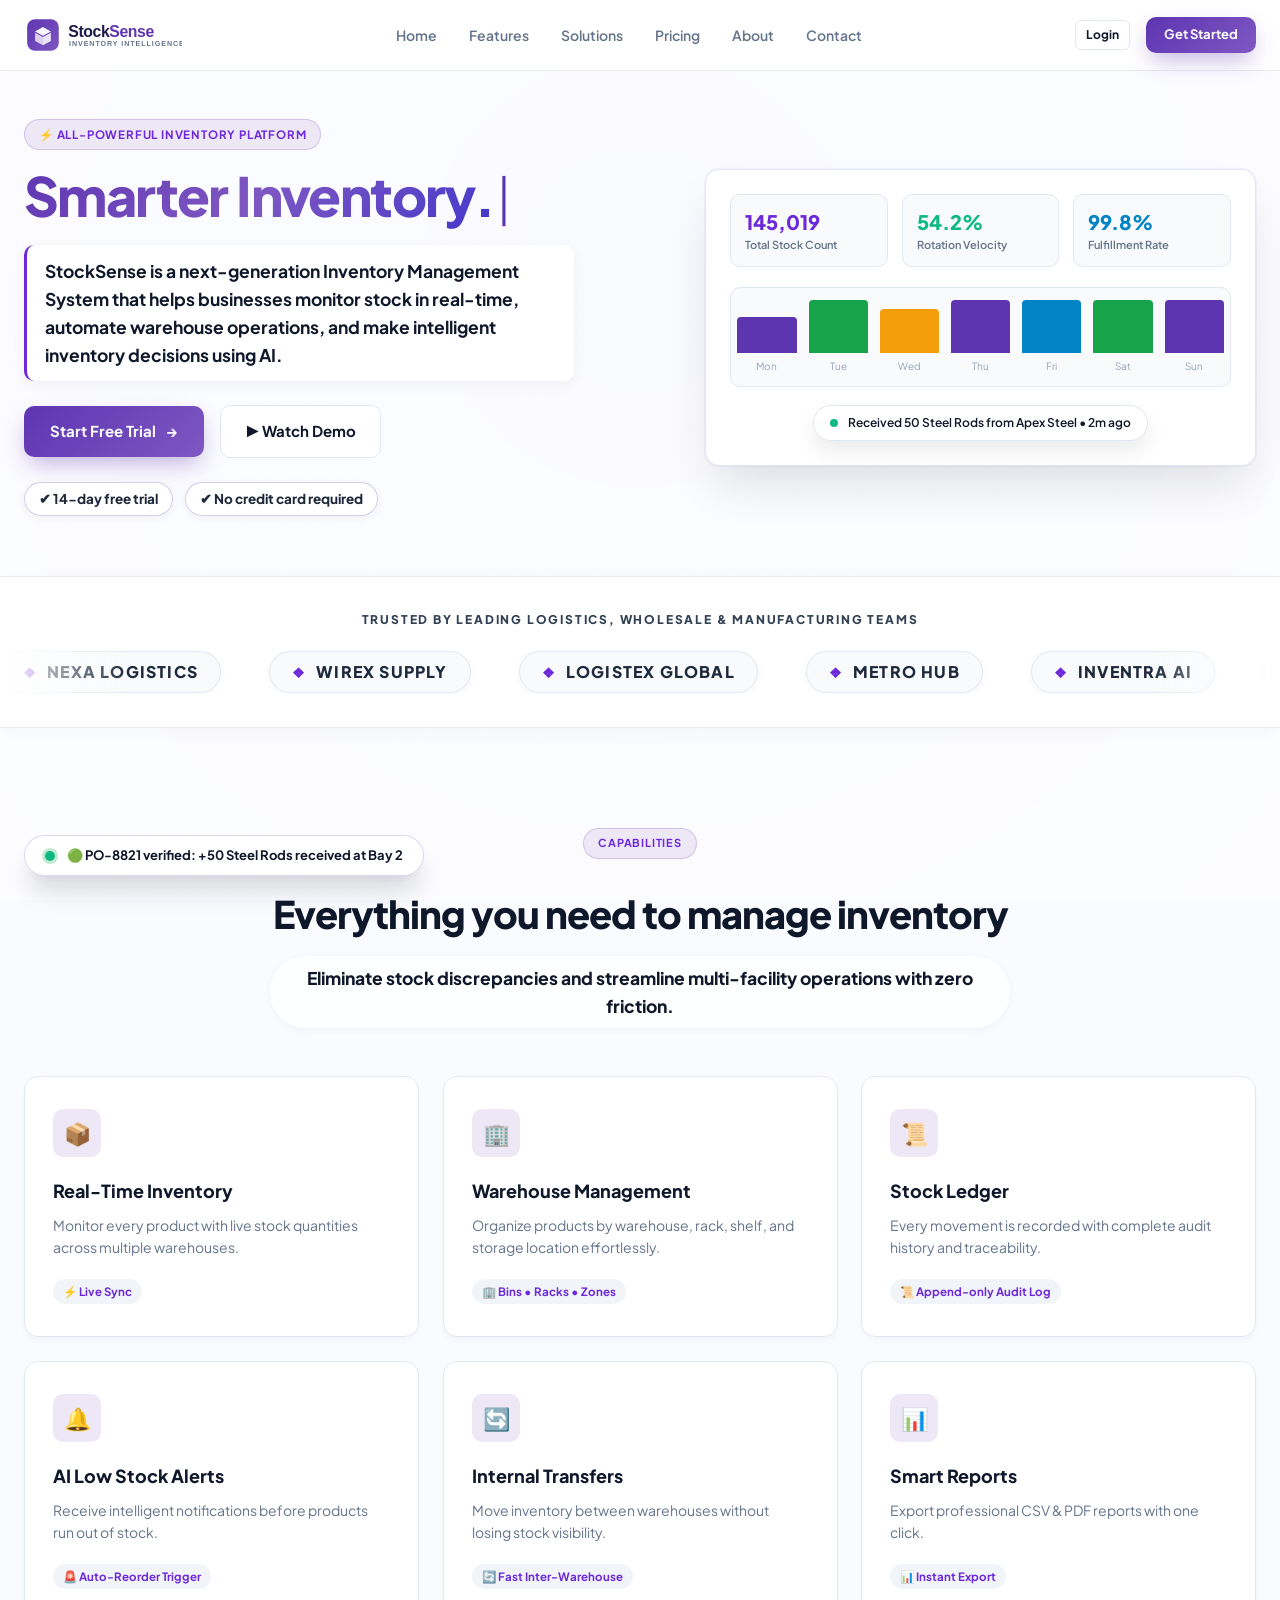
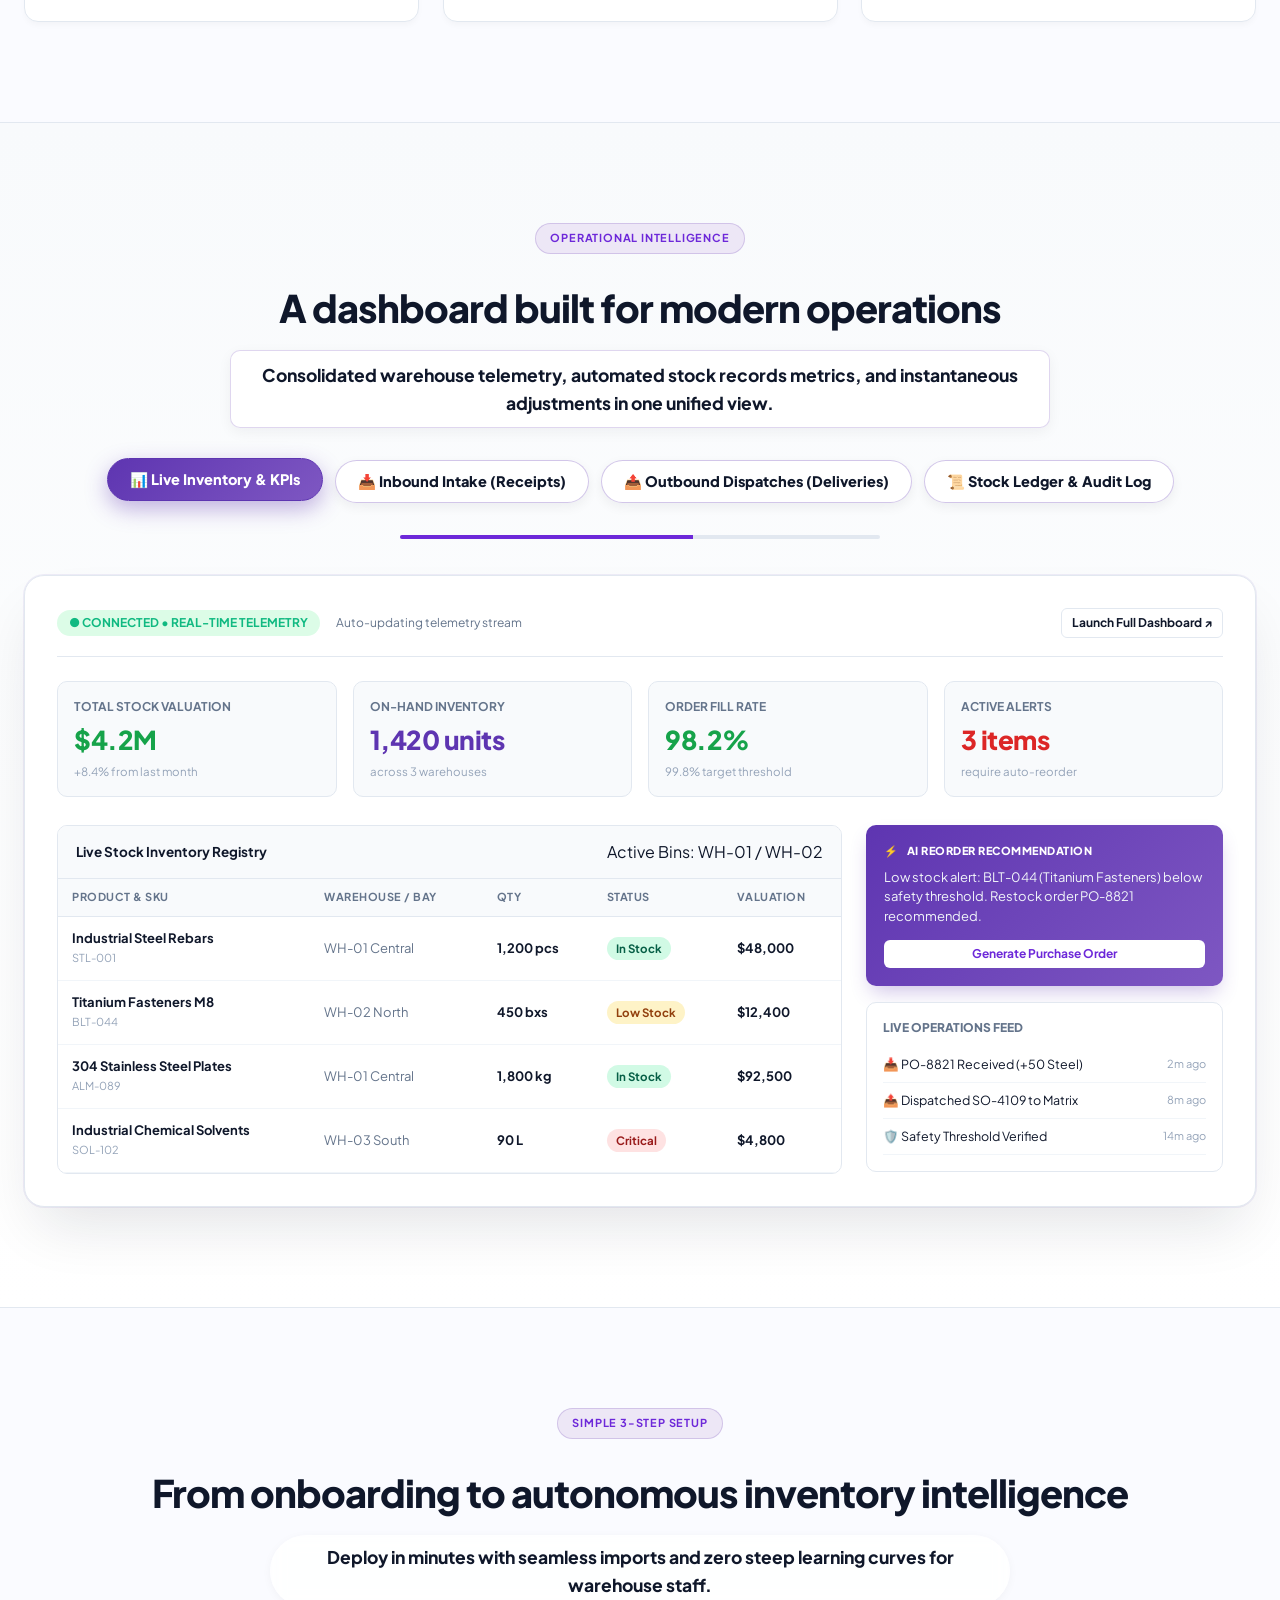
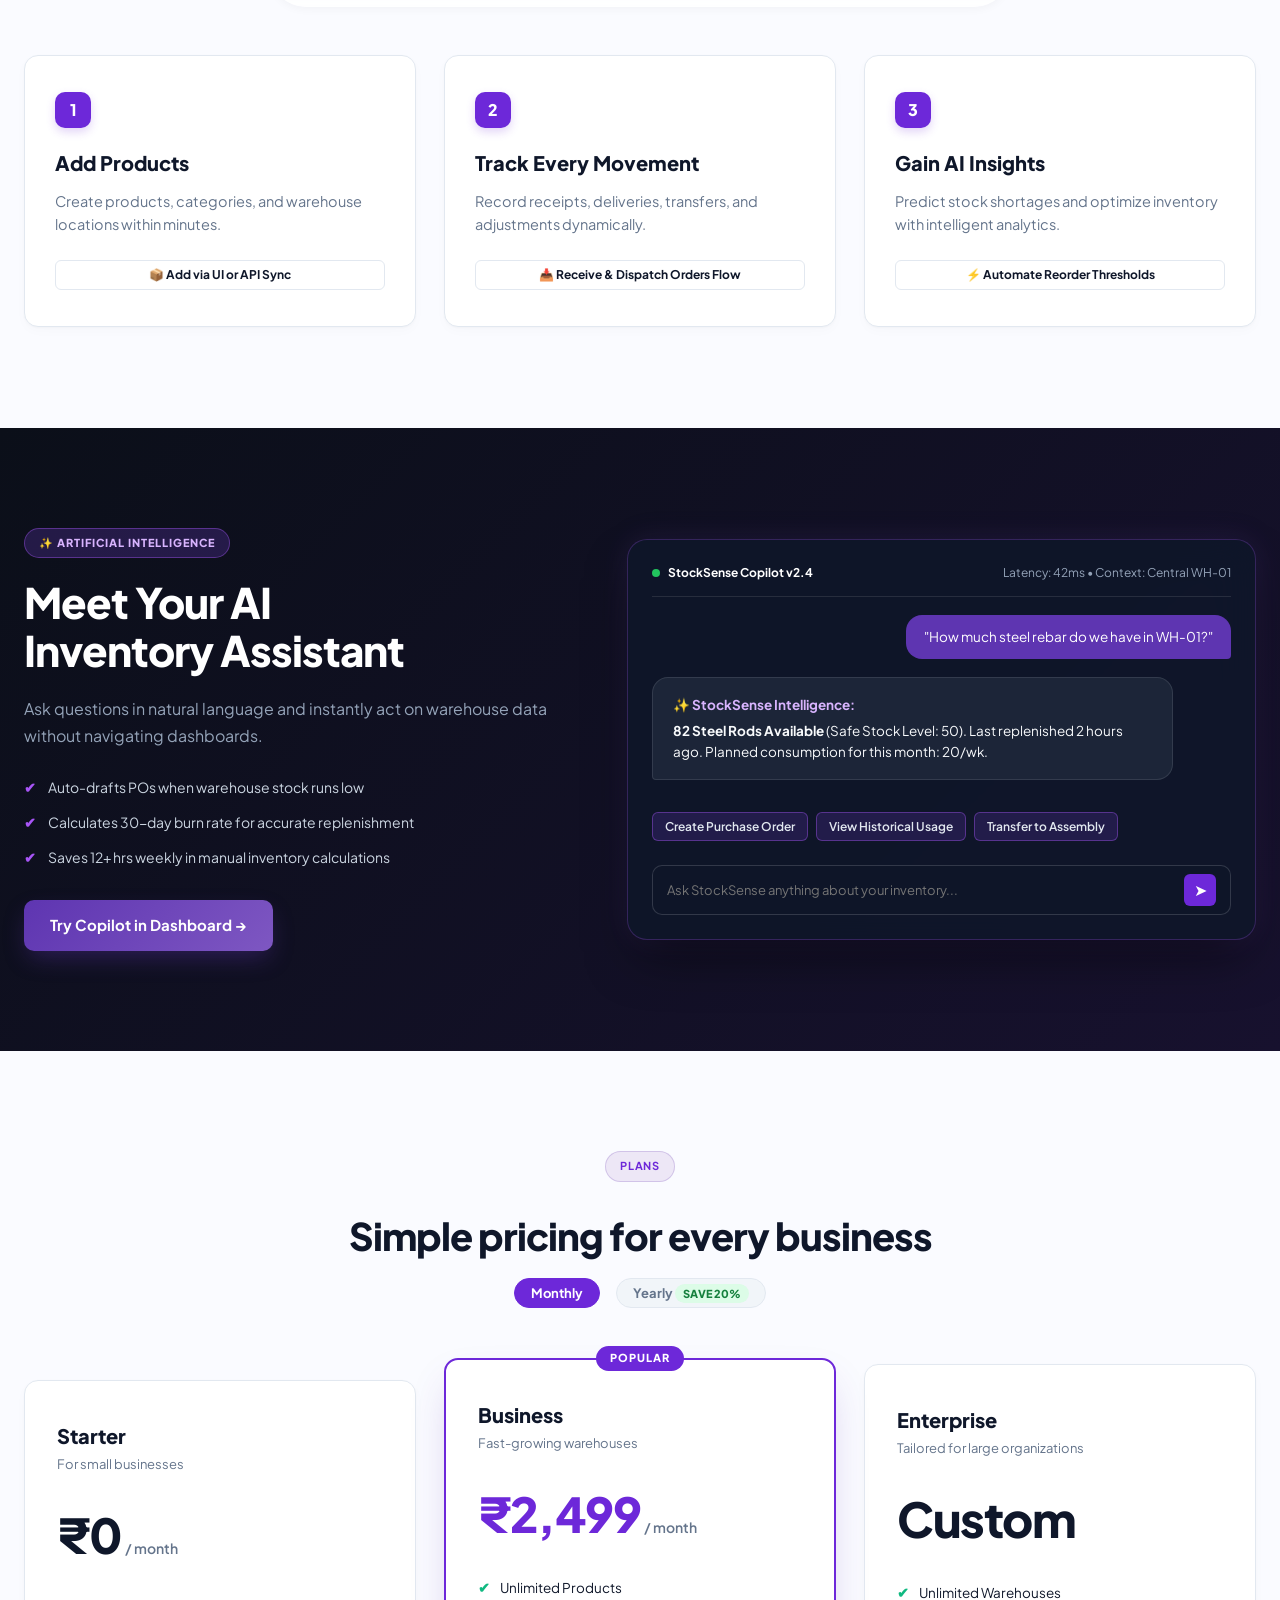
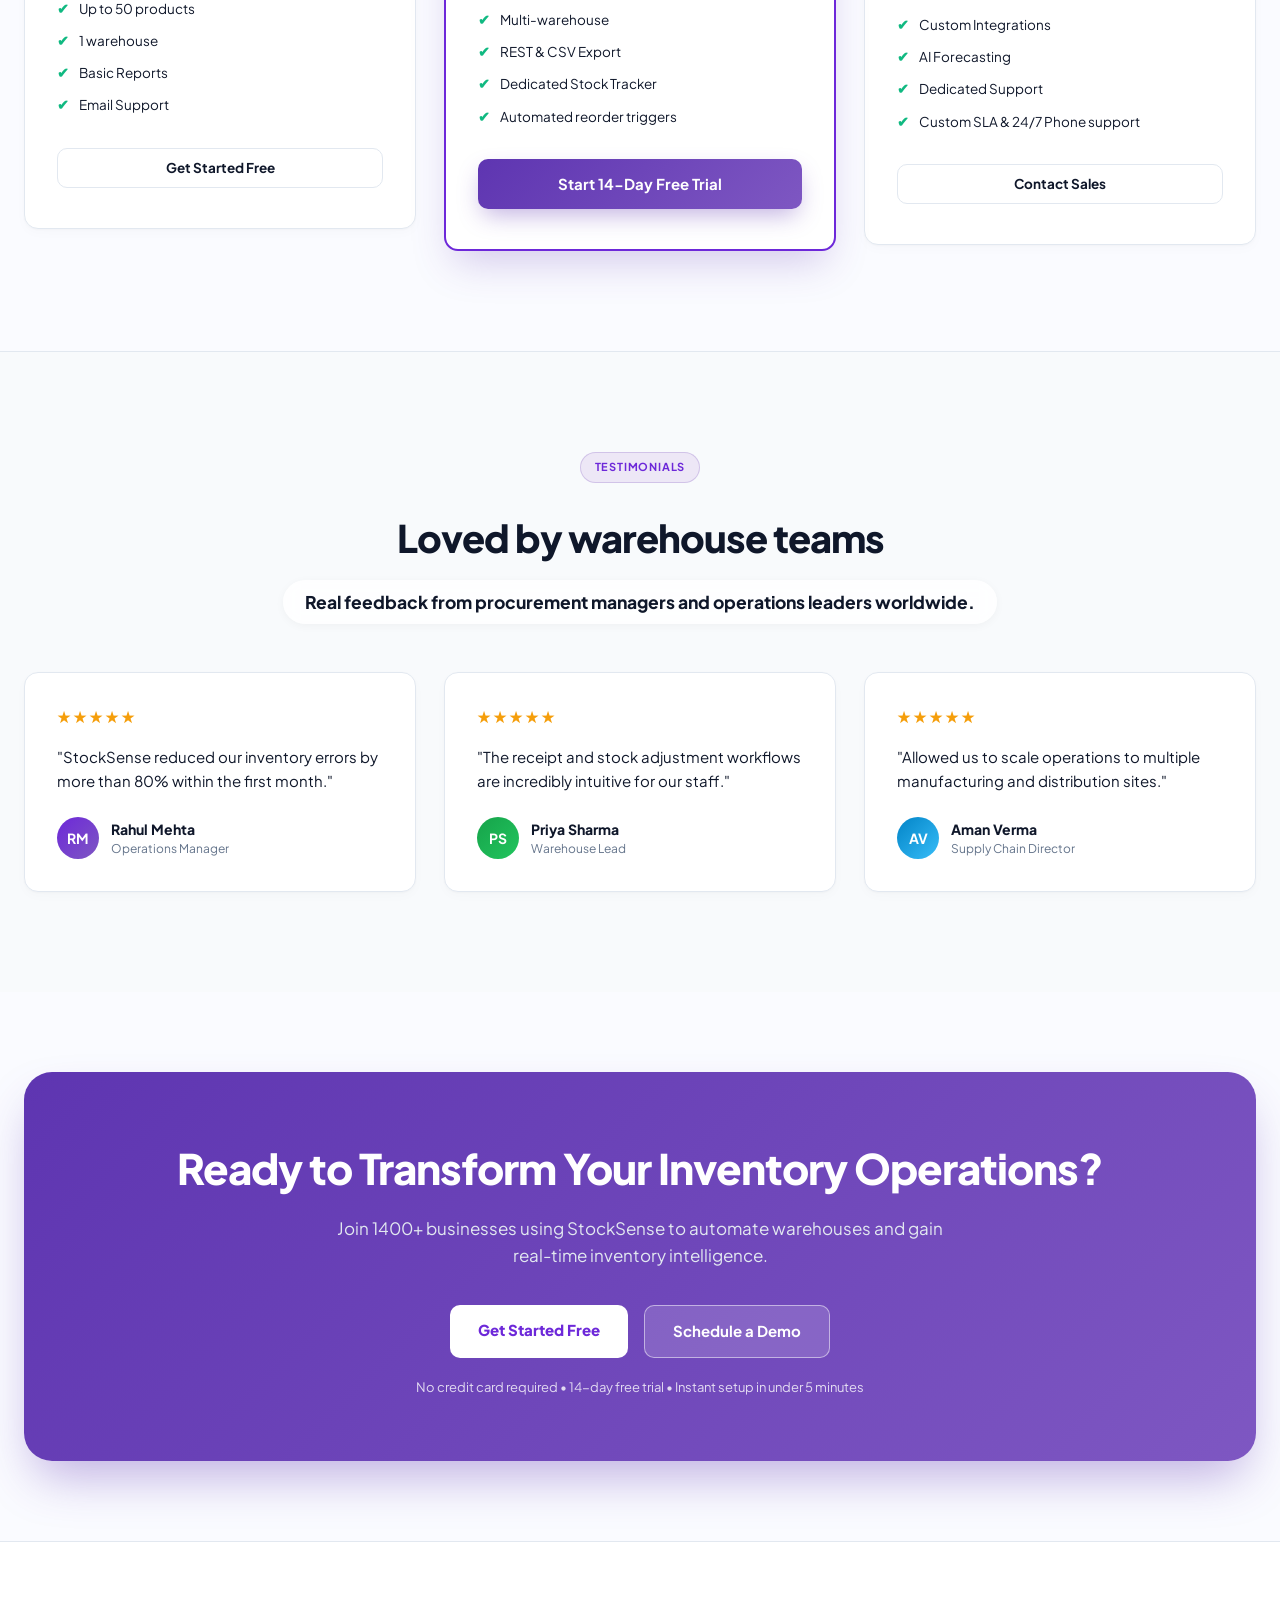
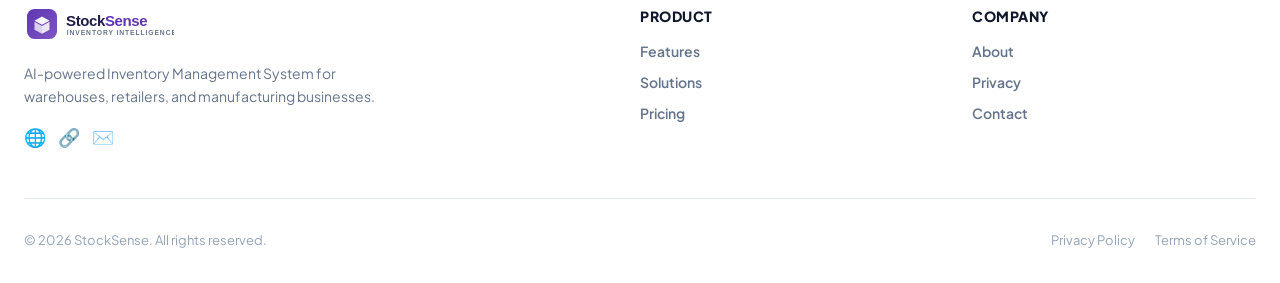
<file: frontend/index.html>
<!DOCTYPE html>
<html lang="en">
<head>
    <meta charset="UTF-8">
    <meta name="viewport" content="width=device-width, initial-scale=1.0">
    <title>StockSense IMS — Smarter Inventory. Faster Decisions. Zero Stock Chaos.</title>
    <link rel="icon" type="image/svg+xml" href="assets/icons/favicon.svg">
    <!-- Google Fonts -->
    <link rel="preconnect" href="https://fonts.googleapis.com">
    <link rel="preconnect" href="https://fonts.gstatic.com" crossorigin>
    <link href="https://fonts.googleapis.com/css2?family=Plus+Jakarta+Sans:wght@400;500;600;700;800;850&family=JetBrains+Mono:wght@400;500;700&display=swap" rel="stylesheet">
    <!-- Design & Stylesheets -->
    <link rel="stylesheet" href="css/global.css">
    <link rel="stylesheet" href="css/landing.css">
</head>
<body class="landing-body">

    <!-- ── Ambient Background Video Loop (Vibrant Colors & High Visibility) ── -->
    <div class="landing-video-bg-wrap" aria-hidden="true">
        <video class="landing-video-bg" src="assets/WhatsApp%20Video%202026-09-26%20at%204.56.39%20PM.mp4" autoplay loop muted playsinline preload="auto">
            <source src="assets/WhatsApp%20Video%202026-09-26%20at%204.56.39%20PM.mp4" type="video/mp4">
            <source src="assets/WhatsApp Video 2026-09-26 at 4.56.39 PM.mp4" type="video/mp4">
        </video>
        <div class="landing-video-overlay"></div>
    </div>

    <!-- ── 1. Top Navbar ──────────────────────────────────────── -->
    <header class="landing-nav">
        <div class="landing-nav-container">
            <a href="index.html" class="brand-link">
                <img src="assets/logo/logo.svg" alt="StockSense IMS Logo" style="height: 38px;" onerror="this.src='assets/icons/favicon.svg'">
            </a>

            <nav>
                <ul class="landing-nav-links">
                    <li><a href="#hero" class="landing-nav-link">Home</a></li>
                    <li><a href="#features" class="landing-nav-link">Features</a></li>
                    <li><a href="#dashboard-showcase" class="landing-nav-link">Solutions</a></li>
                    <li><a href="#pricing" class="landing-nav-link">Pricing</a></li>
                    <li><a href="#ai-assistant" class="landing-nav-link">About</a></li>
                    <li><a href="#contact" class="landing-nav-link">Contact</a></li>
                </ul>
            </nav>

            <div class="landing-nav-actions">
                <a href="login.html" class="btn btn-outline btn-sm">Login</a>
                <a href="dashboard.html" class="btn btn-primary btn-sm btn-moving-primary" style="padding: 8px 18px; font-size: 13px;">Get Started</a>
            </div>
        </div>
    </header>

    <!-- ── 2. Hero Section ────────────────────────────────────── -->
    <section class="hero-section" id="hero">
        <div class="hero-content reveal-left">
            <div class="hero-pill">
                <span>⚡ ALL-POWERFUL INVENTORY PLATFORM</span>
            </div>

            <!-- Typewriter Headline (Smarter Inventory -> Faster Decisions -> Zero Stock Chaos) -->
            <h1 class="hero-headline">
                <span class="typewriter-box">
                    <span id="typewriter-output" class="typewriter-text">Smarter Inventory.</span><span class="typewriter-cursor">|</span>
                </span>
            </h1>

            <p class="hero-description">
                StockSense is a next-generation Inventory Management System that helps businesses monitor stock in real-time, automate warehouse operations, and make intelligent inventory decisions using AI.
            </p>

            <div class="hero-cta-group">
                <a href="dashboard.html" class="btn btn-moving-primary">
                    <span>Start Free Trial</span>
                    <span>→</span>
                </a>
                <a href="#dashboard-showcase" class="btn btn-moving-ghost">
                    <span>▶ Watch Demo</span>
                </a>
            </div>

            <div class="hero-trust-bullets">
                <span>✔ 14-day free trial</span>
                <span>✔ No credit card required</span>
            </div>
        </div>

        <!-- Hero Right Preview Window ("Occurring" with 3D Float) -->
        <div class="hero-visual-wrap reveal-right delay-1">
            <div class="hero-dashboard-preview">
                <!-- Top 3 Metrics (Animated Counters) -->
                <div class="preview-top-metrics">
                    <div class="preview-metric-box">
                        <div class="preview-metric-val" style="color:var(--primary);" data-count-target="145019">145,019</div>
                        <div class="preview-metric-lbl">Total Stock Count</div>
                    </div>
                    <div class="preview-metric-box">
                        <div class="preview-metric-val" style="color:var(--success);" data-count-target="54.2" data-suffix="%">54.2%</div>
                        <div class="preview-metric-lbl">Rotation Velocity</div>
                    </div>
                    <div class="preview-metric-box">
                        <div class="preview-metric-val" style="color:#0284C7;" data-count-target="99.8" data-suffix="%">99.8%</div>
                        <div class="preview-metric-lbl">Fulfillment Rate</div>
                    </div>
                </div>

                <!-- Animated Bar Chart Mock -->
                <div class="chart-bars-wrap">
                    <div class="chart-bar-col">
                        <div class="chart-bar-fill hero-chart-bar-live" style="height: 65%; background: #5E35B1;"></div>
                        <span style="font-size:10px; color:var(--text-subtle);">Mon</span>
                    </div>
                    <div class="chart-bar-col">
                        <div class="chart-bar-fill hero-chart-bar-live" style="height: 85%; background: #16A34A;"></div>
                        <span style="font-size:10px; color:var(--text-subtle);">Tue</span>
                    </div>
                    <div class="chart-bar-col">
                        <div class="chart-bar-fill hero-chart-bar-live" style="height: 50%; background: #F59E0B;"></div>
                        <span style="font-size:10px; color:var(--text-subtle);">Wed</span>
                    </div>
                    <div class="chart-bar-col">
                        <div class="chart-bar-fill hero-chart-bar-live" style="height: 95%; background: #5E35B1;"></div>
                        <span style="font-size:10px; color:var(--text-subtle);">Thu</span>
                    </div>
                    <div class="chart-bar-col">
                        <div class="chart-bar-fill hero-chart-bar-live" style="height: 70%; background: #0284C7;"></div>
                        <span style="font-size:10px; color:var(--text-subtle);">Fri</span>
                    </div>
                    <div class="chart-bar-col">
                        <div class="chart-bar-fill hero-chart-bar-live" style="height: 90%; background: #16A34A;"></div>
                        <span style="font-size:10px; color:var(--text-subtle);">Sat</span>
                    </div>
                    <div class="chart-bar-col">
                        <div class="chart-bar-fill hero-chart-bar-live" style="height: 80%; background: #5E35B1;"></div>
                        <span style="font-size:10px; color:var(--text-subtle);">Sun</span>
                    </div>
                </div>

                <!-- Floating Activity Bubble -->
                <div style="display:flex; justify-content:center;">
                    <div class="floating-chip">
                        <span style="width:8px; height:8px; border-radius:50%; background:var(--success);"></span>
                        <span>Received 50 Steel Rods from Apex Steel &bull; 2m ago</span>
                    </div>
                </div>
            </div>
        </div>
    </section>

    <!-- ── 3. Logos Strip (Infinite Moving Ribbon Marquee) ───── -->
    <section class="logos-strip reveal-item">
        <h3 class="logos-heading">TRUSTED BY LEADING LOGISTICS, WHOLESALE & MANUFACTURING TEAMS</h3>
        <div class="logos-ribbon-wrap">
            <div class="logos-ribbon-track">
                <!-- Group 1 -->
                <div class="logos-ribbon-group">
                    <div class="logo-item"><span class="logo-gem">❖</span> NEXA LOGISTICS</div>
                    <div class="logo-item"><span class="logo-gem">❖</span> WIREX SUPPLY</div>
                    <div class="logo-item"><span class="logo-gem">❖</span> LOGISTEX GLOBAL</div>
                    <div class="logo-item"><span class="logo-gem">❖</span> METRO HUB</div>
                    <div class="logo-item"><span class="logo-gem">❖</span> INVENTRA AI</div>
                    <div class="logo-item"><span class="logo-gem">❖</span> APEX FREIGHT</div>
                    <div class="logo-item"><span class="logo-gem">❖</span> VANGUARD DEPOT</div>
                </div>
                <!-- Group 2 (Duplicate for infinite seamless loop) -->
                <div class="logos-ribbon-group" aria-hidden="true">
                    <div class="logo-item"><span class="logo-gem">❖</span> NEXA LOGISTICS</div>
                    <div class="logo-item"><span class="logo-gem">❖</span> WIREX SUPPLY</div>
                    <div class="logo-item"><span class="logo-gem">❖</span> LOGISTEX GLOBAL</div>
                    <div class="logo-item"><span class="logo-gem">❖</span> METRO HUB</div>
                    <div class="logo-item"><span class="logo-gem">❖</span> INVENTRA AI</div>
                    <div class="logo-item"><span class="logo-gem">❖</span> APEX FREIGHT</div>
                    <div class="logo-item"><span class="logo-gem">❖</span> VANGUARD DEPOT</div>
                </div>
            </div>
        </div>
    </section>

    <!-- ── 4. Capabilities (6 Feature Cards Occurring on Scroll) ─ -->
    <section class="section-capabilities" id="features">
        <div class="section-tag-center reveal-item">
            <span class="hero-pill" style="font-size: 11px;">CAPABILITIES</span>
        </div>
        <h2 class="section-title-center reveal-item delay-1">Everything you need to manage inventory</h2>
        <p class="section-subtitle-center reveal-item delay-2">
            Eliminate stock discrepancies and streamline multi-facility operations with zero friction.
        </p>

        <div class="features-grid-6">
            <!-- 1. Real-Time Inventory -->
            <div class="feature-box reveal-item delay-1">
                <div class="feature-icon-bubble">📦</div>
                <h3 class="feature-box-title">Real-Time Inventory</h3>
                <p class="feature-box-desc">Monitor every product with live stock quantities across multiple warehouses.</p>
                <div class="feature-tag-chip">⚡ Live Sync</div>
            </div>

            <!-- 2. Warehouse Management -->
            <div class="feature-box reveal-item delay-2">
                <div class="feature-icon-bubble">🏢</div>
                <h3 class="feature-box-title">Warehouse Management</h3>
                <p class="feature-box-desc">Organize products by warehouse, rack, shelf, and storage location effortlessly.</p>
                <div class="feature-tag-chip">🏢 Bins • Racks • Zones</div>
            </div>

            <!-- 3. Stock Ledger -->
            <div class="feature-box reveal-item delay-3">
                <div class="feature-icon-bubble">📜</div>
                <h3 class="feature-box-title">Stock Ledger</h3>
                <p class="feature-box-desc">Every movement is recorded with complete audit history and traceability.</p>
                <div class="feature-tag-chip">📜 Append-only Audit Log</div>
            </div>

            <!-- 4. AI Low Stock Alerts -->
            <div class="feature-box reveal-item delay-1">
                <div class="feature-icon-bubble">🔔</div>
                <h3 class="feature-box-title">AI Low Stock Alerts</h3>
                <p class="feature-box-desc">Receive intelligent notifications before products run out of stock.</p>
                <div class="feature-tag-chip">🚨 Auto-Reorder Trigger</div>
            </div>

            <!-- 5. Internal Transfers -->
            <div class="feature-box reveal-item delay-2">
                <div class="feature-icon-bubble">🔄</div>
                <h3 class="feature-box-title">Internal Transfers</h3>
                <p class="feature-box-desc">Move inventory between warehouses without losing stock visibility.</p>
                <div class="feature-tag-chip">🔄 Fast Inter-Warehouse</div>
            </div>

            <!-- 6. Smart Reports -->
            <div class="feature-box reveal-item delay-3">
                <div class="feature-icon-bubble">📊</div>
                <h3 class="feature-box-title">Smart Reports</h3>
                <p class="feature-box-desc">Export professional CSV & PDF reports with one click.</p>
                <div class="feature-tag-chip">📊 Instant Export</div>
            </div>
        </div>
    </section>

    <!-- ── 5. Interactive Slideshow / Dynamic Dashboard Showcase ── -->
    <section class="section-slideshow" id="dashboard-showcase">
        <div class="slideshow-inner">
            <div class="section-tag-center reveal-item">
                <span class="hero-pill" style="font-size: 11px;">OPERATIONAL INTELLIGENCE</span>
            </div>
            <h2 class="section-title-center reveal-item delay-1">A dashboard built for modern operations</h2>
            <p class="section-subtitle-center reveal-item delay-2" id="showcase-headline">
                Consolidated warehouse telemetry, automated stock records metrics, and instantaneous adjustments in one unified view.
            </p>

            <!-- Moving Slide Switcher Buttons -->
            <div class="slides-nav-bar reveal-item delay-2" id="slides-tabs-bar">
                <!-- Dynamically generated via landing.js -->
            </div>

            <!-- Animated Auto-play Progress Bar -->
            <div class="slide-progress-bar-wrap reveal-item delay-2">
                <div class="slide-progress-bar" id="slide-progress-bar"></div>
            </div>

            <!-- Interactive Live Display Board (Occurring with smooth zoom entrance) -->
            <div class="interactive-showcase-board reveal-item delay-3" id="interactive-showcase-board">
                <!-- Header Toolbar -->
                <div class="showcase-header-bar">
                    <div style="display:flex; align-items:center; gap:16px;">
                        <span class="showcase-live-badge" id="showcase-live-badge">● CONNECTED • REAL-TIME TELEMETRY</span>
                        <span style="font-size:12px; color:var(--text-muted);">Auto-updating telemetry stream</span>
                    </div>
                    <a href="dashboard.html" class="btn btn-outline btn-sm" style="font-size:12px;">Launch Full Dashboard ↗</a>
                </div>

                <!-- 4 Metrics Row (Updates dynamically with slide) -->
                <div class="showcase-metrics-grid" id="showcase-metrics-grid">
                    <!-- Populated dynamically -->
                </div>

                <!-- Split Body: Table & Real-Time Alerts Feed -->
                <div class="showcase-layout-split">
                    <!-- Left: Dynamic Live Table -->
                    <div class="showcase-panel">
                        <div style="padding:14px 18px; border-bottom:1px solid var(--border-color); display:flex; justify-content:space-between; align-items:center; background:#F8FAFC;">
                            <strong style="font-size:13.5px; color:var(--text-main);">Live Stock Inventory Registry</strong>
                            <span class="sku-badge">Active Bins: WH-01 / WH-02</span>
                        </div>
                        <div class="table-responsive" style="border:none; border-radius:0;">
                            <table class="data-table">
                                <thead>
                                    <tr>
                                        <th>Product & SKU</th>
                                        <th>Warehouse / Bay</th>
                                        <th>Qty</th>
                                        <th>Status</th>
                                        <th>Valuation</th>
                                    </tr>
                                </thead>
                                <tbody id="showcase-table-body">
                                    <!-- Populated dynamically via landing.js -->
                                </tbody>
                            </table>
                        </div>
                    </div>

                    <!-- Right: Alert Box & Live Operations Feed -->
                    <div style="display:flex; flex-direction:column; gap:16px;">
                        <!-- AI Reorder Card -->
                        <div style="background:linear-gradient(135deg, #5E35B1, #7E57C2); color:#FFFFFF; border-radius:var(--radius-md); padding:18px; box-shadow:0 10px 20px -5px rgba(94, 53, 177, 0.3);">
                            <div style="display:flex; align-items:center; gap:8px; font-size:11px; font-weight:800; letter-spacing:0.5px; text-transform:uppercase; margin-bottom:8px;">
                                <span>⚡</span> <span id="showcase-alert-title">AI Reorder Recommendation</span>
                            </div>
                            <p id="showcase-alert-desc" style="font-size:13px; line-height:1.5; color:#F1F5F9; margin-bottom:14px;">
                                Low stock alert: BLT-044 (Titanium Fasteners) below safety threshold. Restock order PO-8821 recommended.
                            </p>
                            <a href="receipts.html" class="btn btn-outline btn-sm" id="showcase-alert-btn" style="background:#FFFFFF; color:var(--primary); font-weight:700; width:100%; border:none;">
                                Generate Purchase Order
                            </a>
                        </div>

                        <!-- Live Feed Panel -->
                        <div class="showcase-panel" style="padding:16px;">
                            <div style="font-size:12px; font-weight:800; color:var(--text-muted); text-transform:uppercase; margin-bottom:10px; display:flex; align-items:center; justify-content:space-between;">
                                <span>Live Operations Feed</span>
                                <span class="sync-dot live"></span>
                            </div>
                            <div id="showcase-live-feed">
                                <!-- Populated dynamically -->
                            </div>
                        </div>
                    </div>
                </div>
            </div>
        </div>
    </section>

    <!-- ── 6. 3-Step Setup Flow (Occurring on Scroll) ─────────── -->
    <section class="section-3steps">
        <div class="section-tag-center reveal-item">
            <span class="hero-pill" style="font-size: 11px;">SIMPLE 3-STEP SETUP</span>
        </div>
        <h2 class="section-title-center reveal-item delay-1">From onboarding to autonomous inventory intelligence</h2>
        <p class="section-subtitle-center reveal-item delay-2">
            Deploy in minutes with seamless imports and zero steep learning curves for warehouse staff.
        </p>

        <div class="steps-grid">
            <!-- Step 1 -->
            <div class="step-card reveal-item delay-1">
                <div class="step-number-badge">1</div>
                <h3 class="step-card-title">Add Products</h3>
                <p class="step-card-desc">Create products, categories, and warehouse locations within minutes.</p>
                <a href="products.html" class="btn btn-outline btn-sm" style="width:100%;">
                    <span>📦 Add via UI or API Sync</span>
                </a>
            </div>

            <!-- Step 2 -->
            <div class="step-card reveal-item delay-2">
                <div class="step-number-badge">2</div>
                <h3 class="step-card-title">Track Every Movement</h3>
                <p class="step-card-desc">Record receipts, deliveries, transfers, and adjustments dynamically.</p>
                <a href="receipts.html" class="btn btn-outline btn-sm" style="width:100%;">
                    <span>📥 Receive & Dispatch Orders Flow</span>
                </a>
            </div>

            <!-- Step 3 -->
            <div class="step-card reveal-item delay-3">
                <div class="step-number-badge">3</div>
                <h3 class="step-card-title">Gain AI Insights</h3>
                <p class="step-card-desc">Predict stock shortages and optimize inventory with intelligent analytics.</p>
                <a href="dashboard.html" class="btn btn-outline btn-sm" style="width:100%;">
                    <span>⚡ Automate Reorder Thresholds</span>
                </a>
            </div>
        </div>
    </section>

    <!-- ── 7. Meet Your AI Inventory Assistant (Dark Theme) ──── -->
    <section class="section-ai-copilot" id="ai-assistant">
        <div class="ai-copilot-inner">
            <!-- Left Info -->
            <div class="reveal-left">
                <div class="ai-pill">
                    <span>✨ ARTIFICIAL INTELLIGENCE</span>
                </div>
                <h2 class="ai-headline">Meet Your AI<br>Inventory Assistant</h2>
                <p class="ai-desc">
                    Ask questions in natural language and instantly act on warehouse data without navigating dashboards.
                </p>

                <ul class="ai-bullets">
                    <li class="ai-bullet-item">
                        <span class="ai-bullet-check">✔</span>
                        <span>Auto-drafts POs when warehouse stock runs low</span>
                    </li>
                    <li class="ai-bullet-item">
                        <span class="ai-bullet-check">✔</span>
                        <span>Calculates 30-day burn rate for accurate replenishment</span>
                    </li>
                    <li class="ai-bullet-item">
                        <span class="ai-bullet-check">✔</span>
                        <span>Saves 12+ hrs weekly in manual inventory calculations</span>
                    </li>
                </ul>

                <a href="dashboard.html" class="btn btn-moving-primary">
                    <span>Try Copilot in Dashboard →</span>
                </a>
            </div>

            <!-- Right Interactive Chat Window (Occurring Slide from Right) -->
            <div class="reveal-right delay-2">
                <div class="ai-chat-console">
                    <div class="chat-console-header">
                        <div style="display:flex; align-items:center; gap:8px;">
                            <span style="width:8px; height:8px; border-radius:50%; background:#22C55E;"></span>
                            <span style="font-weight:700; color:#FFFFFF;">StockSense Copilot v2.4</span>
                        </div>
                        <span>Latency: 42ms • Context: Central WH-01</span>
                    </div>

                    <!-- User Message Bubble -->
                    <div class="chat-bubble-user" id="ai-user-query">
                        "How much steel rebar do we have in WH-01?"
                    </div>

                    <!-- Bot Response Bubble -->
                    <div class="chat-bubble-bot" id="ai-bot-response">
                        <div style="font-weight:700; color:#D8B4FE; margin-bottom:4px;">✨ StockSense Intelligence:</div>
                        <div>
                            <strong>82 Steel Rods Available</strong> (Safe Stock Level: 50). Last replenished 2 hours ago. Planned consumption for this month: 20/wk.
                        </div>
                    </div>

                    <!-- Clickable Interactive Chips -->
                    <div class="chat-action-chips">
                        <button type="button" class="chat-chip-btn">Create Purchase Order</button>
                        <button type="button" class="chat-chip-btn">View Historical Usage</button>
                        <button type="button" class="chat-chip-btn">Transfer to Assembly</button>
                    </div>

                    <!-- Chat Input Row -->
                    <div class="chat-input-row">
                        <input type="text" id="ai-chat-input" placeholder="Ask StockSense anything about your inventory...">
                        <button type="button" class="chat-send-btn" id="ai-chat-send">
                            <span>➤</span>
                        </button>
                    </div>
                </div>
            </div>
        </div>
    </section>

    <!-- ── 8. Simple Pricing (Occurring on Scroll) ────────────── -->
    <section class="section-pricing" id="pricing">
        <div class="section-tag-center reveal-item">
            <span class="hero-pill" style="font-size: 11px;">PLANS</span>
        </div>
        <h2 class="section-title-center reveal-item delay-1">Simple pricing for every business</h2>

        <!-- Monthly / Yearly Toggle -->
        <div class="pricing-toggle-wrap reveal-item delay-2">
            <button type="button" class="pricing-switch-btn active" id="pricing-monthly">Monthly</button>
            <button type="button" class="pricing-switch-btn" id="pricing-yearly">
                <span>Yearly</span>
                <span class="pricing-badge-save">SAVE 20%</span>
            </button>
        </div>

        <div class="pricing-grid">
            <!-- 1. Starter -->
            <div class="pricing-card reveal-item delay-1">
                <div class="pricing-tier-name">Starter</div>
                <div class="pricing-tier-sub">For small businesses</div>
                
                <div class="pricing-price-row">
                    <span class="pricing-amount">₹0</span>
                    <span class="pricing-period">/ month</span>
                </div>

                <ul class="pricing-features-list">
                    <li><span class="pricing-feature-check">✔</span> Up to 50 products</li>
                    <li><span class="pricing-feature-check">✔</span> 1 warehouse</li>
                    <li><span class="pricing-feature-check">✔</span> Basic Reports</li>
                    <li><span class="pricing-feature-check">✔</span> Email Support</li>
                </ul>

                <a href="dashboard.html" class="btn btn-outline" style="width:100%;">Get Started Free</a>
            </div>

            <!-- 2. Business (POPULAR) -->
            <div class="pricing-card popular reveal-item delay-2">
                <div class="popular-ribbon">POPULAR</div>
                <div class="pricing-tier-name">Business</div>
                <div class="pricing-tier-sub">Fast-growing warehouses</div>
                
                <div class="pricing-price-row">
                    <span class="pricing-amount" id="price-business-val" style="color:var(--primary);">₹2,499</span>
                    <span class="pricing-period" id="price-business-period">/ month</span>
                </div>

                <ul class="pricing-features-list">
                    <li><span class="pricing-feature-check">✔</span> Unlimited Products</li>
                    <li><span class="pricing-feature-check">✔</span> Multi-warehouse</li>
                    <li><span class="pricing-feature-check">✔</span> REST & CSV Export</li>
                    <li><span class="pricing-feature-check">✔</span> Dedicated Stock Tracker</li>
                    <li><span class="pricing-feature-check">✔</span> Automated reorder triggers</li>
                </ul>

                <a href="dashboard.html" class="btn btn-moving-primary" style="width:100%;">Start 14-Day Free Trial</a>
            </div>

            <!-- 3. Enterprise -->
            <div class="pricing-card reveal-item delay-3">
                <div class="pricing-tier-name">Enterprise</div>
                <div class="pricing-tier-sub">Tailored for large organizations</div>
                
                <div class="pricing-price-row">
                    <span class="pricing-amount">Custom</span>
                </div>

                <ul class="pricing-features-list">
                    <li><span class="pricing-feature-check">✔</span> Unlimited Warehouses</li>
                    <li><span class="pricing-feature-check">✔</span> Custom Integrations</li>
                    <li><span class="pricing-feature-check">✔</span> AI Forecasting</li>
                    <li><span class="pricing-feature-check">✔</span> Dedicated Support</li>
                    <li><span class="pricing-feature-check">✔</span> Custom SLA & 24/7 Phone support</li>
                </ul>

                <a href="dashboard.html" class="btn btn-outline" style="width:100%;">Contact Sales</a>
            </div>
        </div>
    </section>

    <!-- ── 9. Loved by warehouse teams ────────────────────────── -->
    <section class="section-testimonials">
        <div class="section-tag-center reveal-item">
            <span class="hero-pill" style="font-size: 11px;">TESTIMONIALS</span>
        </div>
        <h2 class="section-title-center reveal-item delay-1">Loved by warehouse teams</h2>
        <p class="section-subtitle-center reveal-item delay-2">
            Real feedback from procurement managers and operations leaders worldwide.
        </p>

        <div class="testimonials-grid">
            <!-- Review 1 -->
            <div class="testimonial-card reveal-item delay-1">
                <div>
                    <div class="test-stars">★★★★★</div>
                    <p class="test-quote">
                        "StockSense reduced our inventory errors by more than 80% within the first month."
                    </p>
                </div>
                <div class="test-author-row">
                    <div class="test-avatar">RM</div>
                    <div>
                        <div class="test-author-name">Rahul Mehta</div>
                        <div class="test-author-role">Operations Manager</div>
                    </div>
                </div>
            </div>

            <!-- Review 2 -->
            <div class="testimonial-card reveal-item delay-2">
                <div>
                    <div class="test-stars">★★★★★</div>
                    <p class="test-quote">
                        "The receipt and stock adjustment workflows are incredibly intuitive for our staff."
                    </p>
                </div>
                <div class="test-author-row">
                    <div class="test-avatar" style="background:linear-gradient(135deg, #16A34A, #22C55E);">PS</div>
                    <div>
                        <div class="test-author-name">Priya Sharma</div>
                        <div class="test-author-role">Warehouse Lead</div>
                    </div>
                </div>
            </div>

            <!-- Review 3 -->
            <div class="testimonial-card reveal-item delay-3">
                <div>
                    <div class="test-stars">★★★★★</div>
                    <p class="test-quote">
                        "Allowed us to scale operations to multiple manufacturing and distribution sites."
                    </p>
                </div>
                <div class="test-author-row">
                    <div class="test-avatar" style="background:linear-gradient(135deg, #0284C7, #38BDF8);">AV</div>
                    <div>
                        <div class="test-author-name">Aman Verma</div>
                        <div class="test-author-role">Supply Chain Director</div>
                    </div>
                </div>
            </div>
        </div>
    </section>

    <!-- ── 10. CTA Purple Banner ──────────────────────────────── -->
    <section class="section-cta-banner" id="contact">
        <div class="cta-banner-box reveal-item">
            <h2 class="cta-banner-title">Ready to Transform Your Inventory Operations?</h2>
            <p class="cta-banner-subtitle">
                Join 1400+ businesses using StockSense to automate warehouses and gain real-time inventory intelligence.
            </p>

            <div style="display:flex; justify-content:center; gap:16px; flex-wrap:wrap; margin-bottom:20px;">
                <a href="dashboard.html" class="cta-btn-white">Get Started Free</a>
                <a href="#hero" class="cta-btn-outline-white">Schedule a Demo</a>
            </div>

            <div style="font-size:13px; color:rgba(255, 255, 255, 0.8);">
                No credit card required &bull; 14-day free trial &bull; Instant setup in under 5 minutes
            </div>
        </div>
    </section>

    <!-- ── 11. Footer ─────────────────────────────────────────── -->
    <footer class="landing-footer">
        <div class="footer-top">
            <div>
                <img src="assets/logo/logo.svg" alt="StockSense IMS" style="height:36px; margin-bottom:14px;" onerror="this.src='assets/icons/favicon.svg'">
                <p style="font-size:14px; color:var(--text-muted); line-height:1.6; max-width:380px;">
                    AI-powered Inventory Management System for warehouses, retailers, and manufacturing businesses.
                </p>
                <div style="display:flex; gap:12px; margin-top:16px; font-size:18px;">
                    <span>🌐</span> <span>🔗</span> <span>✉️</span>
                </div>
            </div>

            <div>
                <h4 style="font-size:14px; font-weight:800; color:var(--text-main); margin-bottom:14px; text-transform:uppercase; letter-spacing:0.5px;">Product</h4>
                <ul style="list-style:none; display:flex; flex-direction:column; gap:10px; font-size:14px; color:var(--text-muted);">
                    <li><a href="#features" class="landing-nav-link">Features</a></li>
                    <li><a href="#dashboard-showcase" class="landing-nav-link">Solutions</a></li>
                    <li><a href="#pricing" class="landing-nav-link">Pricing</a></li>
                </ul>
            </div>

            <div>
                <h4 style="font-size:14px; font-weight:800; color:var(--text-main); margin-bottom:14px; text-transform:uppercase; letter-spacing:0.5px;">Company</h4>
                <ul style="list-style:none; display:flex; flex-direction:column; gap:10px; font-size:14px; color:var(--text-muted);">
                    <li><a href="#hero" class="landing-nav-link">About</a></li>
                    <li><a href="javascript:void(0)" class="landing-nav-link">Privacy</a></li>
                    <li><a href="#contact" class="landing-nav-link">Contact</a></li>
                </ul>
            </div>
        </div>

        <div class="footer-bottom">
            <span>&copy; 2026 StockSense. All rights reserved.</span>
            <div style="display:flex; gap:20px;">
                <a href="javascript:void(0)" style="color:var(--text-subtle);">Privacy Policy</a>
                <a href="javascript:void(0)" style="color:var(--text-subtle);">Terms of Service</a>
            </div>
        </div>
    </footer>

    <!-- ── Live Real-Time Inventory Event Toast ("Occurring in real-time") ── -->
    <div class="live-inventory-event-toast" id="live-inventory-toast">
        <span class="live-event-dot"></span>
        <div id="live-toast-msg">🟢 PO-8821 verified: +50 Steel Rods at Bay 2</div>
    </div>

    <!-- Scripts -->
    <script src="js/api.js"></script>
    <script src="js/landing.js"></script>
</body>
</html>
</file>
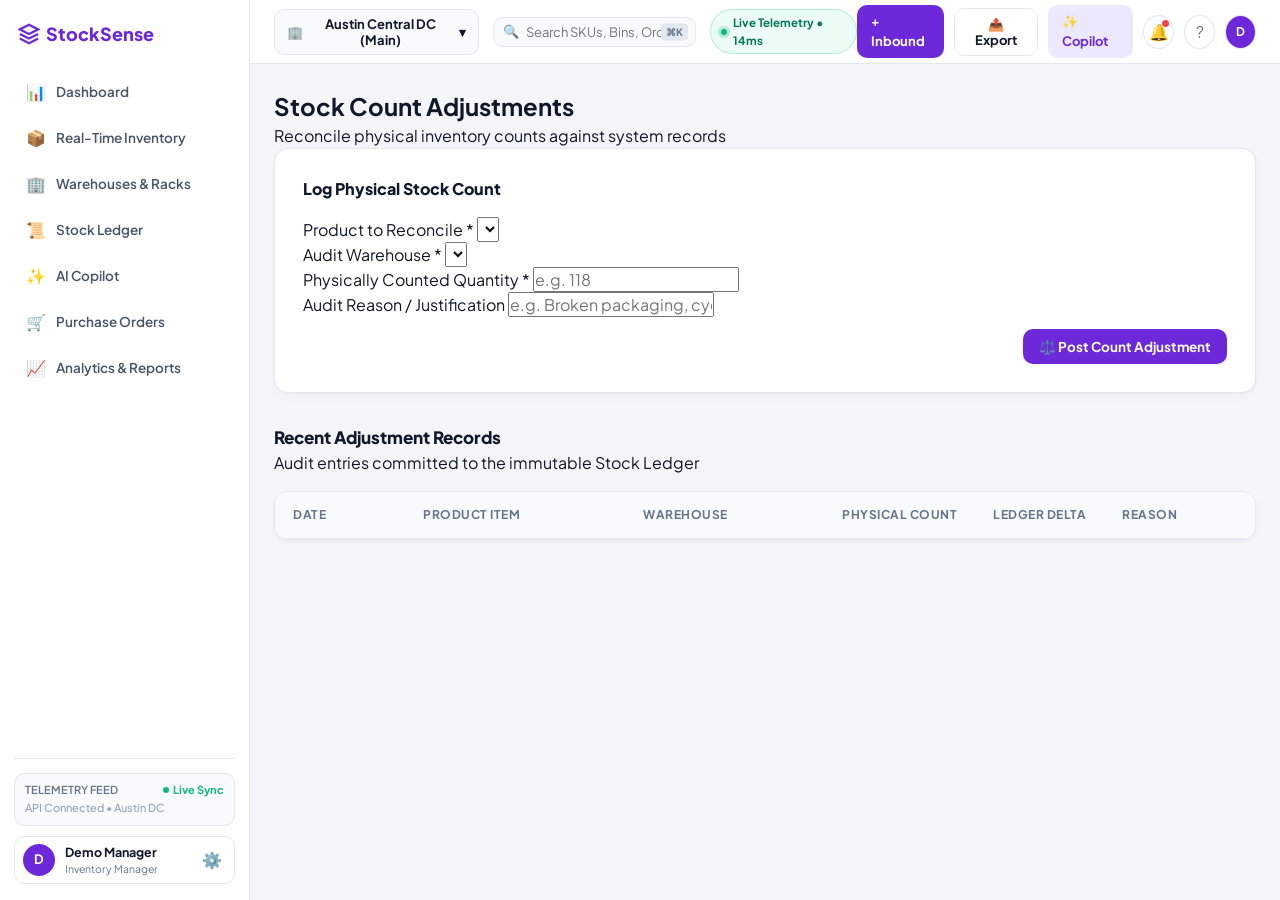
<file: frontend/adjustments.html>
<!DOCTYPE html>
<html lang="en">
<head>
    <meta charset="UTF-8">
    <meta name="viewport" content="width=device-width, initial-scale=1.0">
    <title>Stock Adjustments — StockSense IMS</title>
    <link rel="icon" type="image/svg+xml" href="assets/icons/favicon.svg">
    <!-- Design & Stylesheets -->
    <link rel="stylesheet" href="css/global.css">
    <link rel="stylesheet" href="css/table.css">
    <link rel="stylesheet" href="css/mobile.css">
</head>
<body>

    <div class="app-container">
        <!-- Sidebar Navigation -->
        <aside class="sidebar-container" id="sidebar-container"></aside>

        <!-- Main Content Area -->
        <main class="main-wrapper">
            <!-- Topbar Header -->
            <header class="topbar-container" id="topbar-container"></header>

            <!-- Page Body -->
            <div class="page-body">
                
                <!-- Section Header -->
                <div class="section-header-bar">
                    <div>
                        <h2 class="section-title">Stock Count Adjustments</h2>
                        <p class="section-subtitle">Reconcile physical inventory counts against system records</p>
                    </div>
                </div>

                <!-- Form Card: Reconcile Physical Count -->
                <div style="background:#FFFFFF; border:1px solid var(--border-color); border-radius:var(--radius-lg); padding:28px; margin-bottom:32px; box-shadow:var(--shadow-card);">
                    <h3 style="font-size:16px; font-weight:800; margin-bottom:16px; color:var(--text-main);">Log Physical Stock Count</h3>
                    
                    <form id="adjustment-form">
                        <div class="form-row">
                            <div class="form-group">
                                <label class="form-label" for="adj-product">Product to Reconcile *</label>
                                <select id="adj-product" class="form-select" required></select>
                            </div>
                            <div class="form-group">
                                <label class="form-label" for="adj-warehouse">Audit Warehouse *</label>
                                <select id="adj-warehouse" class="form-select" required></select>
                            </div>
                        </div>

                        <div class="form-row">
                            <div class="form-group">
                                <label class="form-label" for="adj-counted-qty">Physically Counted Quantity *</label>
                                <input type="number" id="adj-counted-qty" class="form-input" placeholder="e.g. 118" min="0" required>
                            </div>
                            <div class="form-group">
                                <label class="form-label" for="adj-reason">Audit Reason / Justification</label>
                                <input type="text" id="adj-reason" class="form-input" placeholder="e.g. Broken packaging, cycle count variance, found surplus">
                            </div>
                        </div>

                        <div style="display:flex; justify-content:flex-end; margin-top:12px;">
                            <button type="submit" class="btn btn-primary" id="btn-submit-adjustment">
                                <span>⚖️ Post Count Adjustment</span>
                            </button>
                        </div>
                    </form>
                </div>

                <!-- Adjustment Ledger History -->
                <div class="section-header-bar" style="margin-bottom:16px;">
                    <div>
                        <h3 style="font-size:17px; font-weight:800;">Recent Adjustment Records</h3>
                        <p class="section-subtitle">Audit entries committed to the immutable Stock Ledger</p>
                    </div>
                </div>

                <div class="table-responsive">
                    <table class="data-table">
                        <thead>
                            <tr>
                                <th style="width: 130px;">Date</th>
                                <th>Product Item</th>
                                <th>Warehouse</th>
                                <th style="width: 120px;">Physical Count</th>
                                <th style="width: 120px;">Ledger Delta</th>
                                <th>Reason</th>
                            </tr>
                        </thead>
                        <tbody id="adjustments-table-body">
                            <!-- Populated dynamically via adjustments.js -->
                        </tbody>
                    </table>
                </div>

            </div>
        </main>
    </div>

    <!-- Scripts -->
    <script src="js/api.js"></script>
    <script src="js/utils.js"></script>
    <script src="js/adjustments.js"></script>
</body>
</html>
</file>
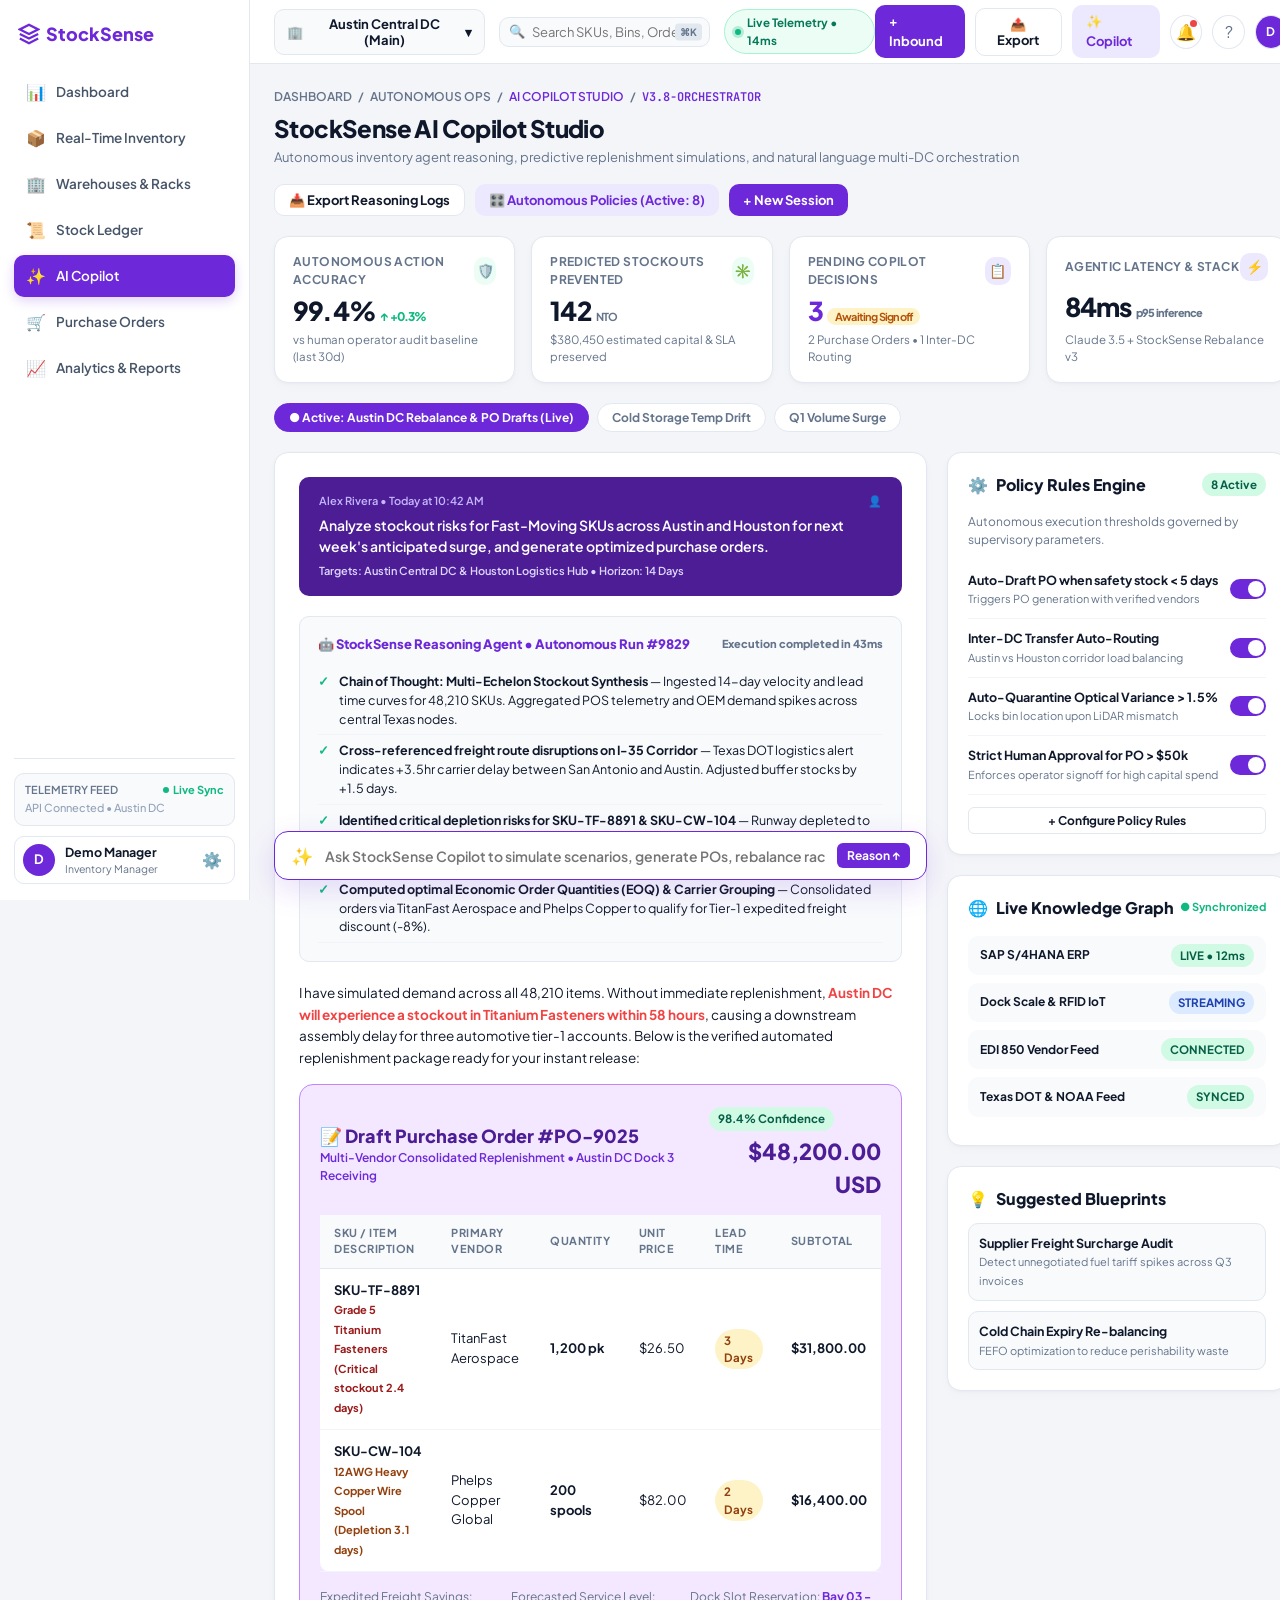
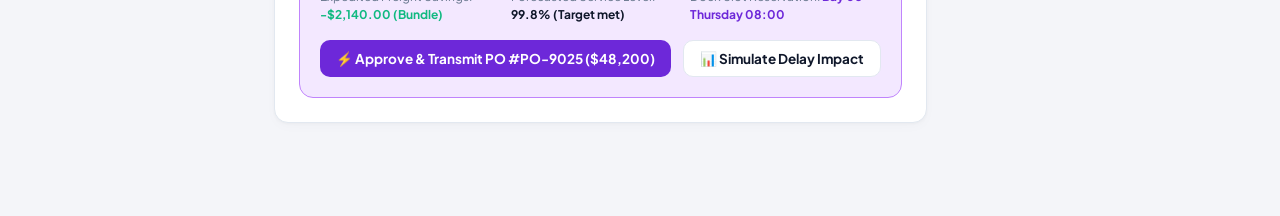
<file: frontend/ai-copilot.html>
<!DOCTYPE html>
<html lang="en">
<head>
    <meta charset="UTF-8">
    <meta name="viewport" content="width=device-width, initial-scale=1.0">
    <title>AI Copilot Studio — StockSense IMS</title>
    <link rel="icon" type="image/svg+xml" href="assets/icons/favicon.svg">
    <link rel="stylesheet" href="css/global.css">
    <style>
        .copilot-grid {
            display: grid;
            grid-template-columns: 1fr 340px;
            gap: 20px;
        }

        .tab-bar-pill {
            display: flex;
            align-items: center;
            gap: 8px;
            margin-bottom: 20px;
        }

        .pill-tab {
            padding: 6px 14px;
            font-size: 12px;
            font-weight: 700;
            border-radius: var(--radius-full);
            background: #FFFFFF;
            border: 1px solid var(--border-color);
            color: var(--text-muted);
            cursor: pointer;
        }

        .pill-tab.active {
            background: var(--primary);
            color: #FFFFFF;
            border-color: var(--primary);
        }

        /* Chat / Reasoning Stream */
        .reasoning-card {
            background: var(--card);
            border: 1px solid var(--border-color);
            border-radius: var(--radius-lg);
            padding: 24px;
            box-shadow: var(--shadow-card);
            margin-bottom: 20px;
        }

        .user-prompt-box {
            background: #4C1D95;
            color: #FFFFFF;
            padding: 16px 20px;
            border-radius: var(--radius-md);
            font-size: 14px;
            font-weight: 600;
            line-height: 1.5;
            margin-bottom: 20px;
            position: relative;
        }

        .user-prompt-meta {
            font-size: 11px;
            color: #C4B5FD;
            margin-bottom: 6px;
            display: flex;
            align-items: center;
            justify-content: space-between;
        }

        .agent-stream-box {
            background: #F8FAFC;
            border: 1px solid #E2E8F0;
            border-radius: var(--radius-md);
            padding: 18px;
            margin-bottom: 20px;
        }

        .agent-stream-header {
            display: flex;
            align-items: center;
            justify-content: space-between;
            margin-bottom: 12px;
            font-size: 13px;
            font-weight: 800;
            color: var(--primary);
        }

        .cot-step {
            display: flex;
            align-items: flex-start;
            gap: 10px;
            font-size: 12.5px;
            color: var(--text-main);
            padding: 6px 0;
            border-bottom: 1px solid #F1F5F9;
        }

        .cot-icon {
            color: var(--success);
            font-weight: 800;
        }

        /* Draft PO Box */
        .draft-po-card {
            background: #F3E8FF;
            border: 1.5px solid #C084FC;
            border-radius: var(--radius-lg);
            padding: 20px;
            margin-top: 16px;
        }

        .po-header-row {
            display: flex;
            align-items: center;
            justify-content: space-between;
            margin-bottom: 14px;
        }

        .po-title {
            font-size: 18px;
            font-weight: 900;
            color: #4C1D95;
        }

        .po-total {
            font-size: 22px;
            font-weight: 900;
            color: #4C1D95;
            text-align: right;
        }

        .policy-toggle-row {
            display: flex;
            align-items: center;
            justify-content: space-between;
            padding: 10px 0;
            border-bottom: 1px solid #F1F5F9;
            font-size: 12.5px;
        }

        .toggle-switch {
            width: 36px;
            height: 20px;
            background: var(--primary);
            border-radius: 99px;
            position: relative;
            cursor: pointer;
        }

        .toggle-switch::after {
            content: '';
            position: absolute;
            top: 2px;
            right: 2px;
            width: 16px;
            height: 16px;
            background: #FFF;
            border-radius: 50%;
        }

        .kb-item {
            display: flex;
            align-items: center;
            justify-content: space-between;
            padding: 8px 12px;
            background: #F8FAFC;
            border-radius: var(--radius-md);
            font-size: 12px;
            font-weight: 700;
            margin-bottom: 8px;
        }

        .bottom-copilot-input-bar {
            position: sticky;
            bottom: 20px;
            background: #FFFFFF;
            border: 1.5px solid var(--primary);
            box-shadow: 0 10px 30px rgba(109, 40, 217, 0.15);
            border-radius: var(--radius-lg);
            padding: 10px 16px;
            display: flex;
            align-items: center;
            gap: 12px;
        }

        .copilot-input {
            flex: 1;
            border: none;
            outline: none;
            font-size: 14px;
            font-weight: 600;
            color: var(--text-main);
        }

        @media (max-width: 1100px) {
            .copilot-grid {
                grid-template-columns: 1fr;
            }
        }
    </style>
</head>
<body>

    <div class="app-container">
        <!-- Sidebar Navigation Container -->
        <aside class="sidebar-container" id="sidebar-container"></aside>

        <!-- Main Content Area -->
        <main class="main-wrapper">
            <!-- Topbar Header -->
            <header class="topbar-container" id="topbar-container"></header>

            <!-- Page Body -->
            <div class="page-body">
                
                <div class="breadcrumbs-bar">
                    <a href="dashboard.html">DASHBOARD</a> / <span>AUTONOMOUS OPS</span> / <span class="active">AI COPILOT STUDIO</span> / <span class="mono-font" style="color:var(--primary);">V3.8-ORCHESTRATOR</span>
                </div>

                <div class="page-header-title-row">
                    <div>
                        <h1 class="page-title-heading">StockSense AI Copilot Studio</h1>
                        <p class="page-title-sub">Autonomous inventory agent reasoning, predictive replenishment simulations, and natural language multi-DC orchestration</p>
                    </div>
                    <div style="display:flex; gap:10px;">
                        <button class="topbar-btn topbar-btn-outline">📥 Export Reasoning Logs</button>
                        <button class="topbar-btn topbar-btn-soft-purple">🎛️ Autonomous Policies (Active: 8)</button>
                        <button class="topbar-btn topbar-btn-purple">+ New Session</button>
                    </div>
                </div>

                <!-- Top 4 KPI Cards -->
                <div class="kpi-4-grid">
                    <div class="kpi-box">
                        <div class="kpi-box-top">
                            <span class="kpi-box-title">Autonomous Action Accuracy</span>
                            <span class="kpi-box-icon" style="background:#ECFDF5; color:#10B981;">🛡️</span>
                        </div>
                        <div class="kpi-box-val">99.4% <span style="font-size:12px; color:#10B981;">↑ +0.3%</span></div>
                        <div class="kpi-box-sub">vs human operator audit baseline (last 30d)</div>
                    </div>

                    <div class="kpi-box">
                        <div class="kpi-box-top">
                            <span class="kpi-box-title">Predicted Stockouts Prevented</span>
                            <span class="kpi-box-icon" style="background:#ECFDF5; color:#10B981;">✳️</span>
                        </div>
                        <div class="kpi-box-val">142 <span style="font-size:11px; font-weight:700; color:var(--text-muted);">NTO</span></div>
                        <div class="kpi-box-sub">$380,450 estimated capital &amp; SLA preserved</div>
                    </div>

                    <div class="kpi-box">
                        <div class="kpi-box-top">
                            <span class="kpi-box-title">Pending Copilot Decisions</span>
                            <span class="kpi-box-icon" style="background:#ECE9FE; color:#6D28D9;">📋</span>
                        </div>
                        <div class="kpi-box-val" style="color:var(--primary);">3 <span style="font-size:11px; font-weight:700; color:#B45309; background:#FEF3C7; padding:2px 8px; border-radius:99px;">Awaiting Signoff</span></div>
                        <div class="kpi-box-sub">2 Purchase Orders &bull; 1 Inter-DC Routing</div>
                    </div>

                    <div class="kpi-box">
                        <div class="kpi-box-top">
                            <span class="kpi-box-title">Agentic Latency &amp; Stack</span>
                            <span class="kpi-box-icon" style="background:#ECE9FE; color:#6D28D9;">⚡</span>
                        </div>
                        <div class="kpi-box-val">84ms <span style="font-size:11px; color:var(--text-muted);">p95 inference</span></div>
                        <div class="kpi-box-sub">Claude 3.5 + StockSense Rebalance v3</div>
                    </div>
                </div>

                <!-- Session Pills -->
                <div class="tab-bar-pill">
                    <button class="pill-tab active">● Active: Austin DC Rebalance &amp; PO Drafts (Live)</button>
                    <button class="pill-tab">Cold Storage Temp Drift</button>
                    <button class="pill-tab">Q1 Volume Surge</button>
                </div>

                <!-- Main Layout -->
                <div class="copilot-grid">
                    <!-- Left Reasoning Stream -->
                    <div>
                        <div class="reasoning-card">
                            <div class="user-prompt-box">
                                <div class="user-prompt-meta">
                                    <span>Alex Rivera &bull; Today at 10:42 AM</span>
                                    <span>👤</span>
                                </div>
                                Analyze stockout risks for Fast-Moving SKUs across Austin and Houston for next week's anticipated surge, and generate optimized purchase orders.
                                <div style="font-size:11px; color:#DDD6FE; margin-top:6px;">Targets: Austin Central DC &amp; Houston Logistics Hub &bull; Horizon: 14 Days</div>
                            </div>

                            <div class="agent-stream-box">
                                <div class="agent-stream-header">
                                    <span>🤖 StockSense Reasoning Agent &bull; Autonomous Run #9829</span>
                                    <span style="font-size:11px; color:var(--text-muted);">Execution completed in 43ms</span>
                                </div>

                                <div class="cot-step">
                                    <span class="cot-icon">✓</span>
                                    <div><strong>Chain of Thought: Multi-Echelon Stockout Synthesis</strong> — Ingested 14-day velocity and lead time curves for 48,210 SKUs. Aggregated POS telemetry and OEM demand spikes across central Texas nodes.</div>
                                </div>
                                <div class="cot-step">
                                    <span class="cot-icon">✓</span>
                                    <div><strong>Cross-referenced freight route disruptions on I-35 Corridor</strong> — Texas DOT logistics alert indicates +3.5hr carrier delay between San Antonio and Austin. Adjusted buffer stocks by +1.5 days.</div>
                                </div>
                                <div class="cot-step">
                                    <span class="cot-icon">✓</span>
                                    <div><strong>Identified critical depletion risks for SKU-TF-8891 &amp; SKU-CW-104</strong> — Runway depleted to 2.4 days on Titanium Fasteners (Austin DC) and 3.1 days on Copper Wire Spools (Houston Bay 4).</div>
                                </div>
                                <div class="cot-step">
                                    <span class="cot-icon">✓</span>
                                    <div><strong>Computed optimal Economic Order Quantities (EOQ) &amp; Carrier Grouping</strong> — Consolidated orders via TitanFast Aerospace and Phelps Copper to qualify for Tier-1 expedited freight discount (-8%).</div>
                                </div>
                            </div>

                            <div style="font-size:13.5px; line-height:1.6; color:var(--text-main);">
                                I have simulated demand across all 48,210 items. Without immediate replenishment, <strong style="color:var(--danger);">Austin DC will experience a stockout in Titanium Fasteners within 58 hours</strong>, causing a downstream assembly delay for three automotive tier-1 accounts. Below is the verified automated replenishment package ready for your instant release:
                            </div>

                            <!-- Draft PO Component -->
                            <div class="draft-po-card">
                                <div class="po-header-row">
                                    <div>
                                        <div class="po-title">📝 Draft Purchase Order #PO-9025</div>
                                        <div style="font-size:12px; color:#6D28D9; font-weight:600;">Multi-Vendor Consolidated Replenishment &bull; Austin DC Dock 3 Receiving</div>
                                    </div>
                                    <div>
                                        <span class="status-badge badge-done" style="margin-bottom:4px; display:inline-block;">98.4% Confidence</span>
                                        <div class="po-total">$48,200.00 USD</div>
                                    </div>
                                </div>

                                <div class="table-responsive">
                                    <table class="data-table" style="background:#FFF; border-radius:var(--radius-md);">
                                        <thead>
                                            <tr>
                                                <th>SKU / Item Description</th>
                                                <th>Primary Vendor</th>
                                                <th>Quantity</th>
                                                <th>Unit Price</th>
                                                <th>Lead Time</th>
                                                <th>Subtotal</th>
                                            </tr>
                                        </thead>
                                        <tbody>
                                            <tr>
                                                <td>
                                                    <strong>SKU-TF-8891</strong><br>
                                                    <span style="font-size:11px; color:var(--danger-text); font-weight:700;">Grade 5 Titanium Fasteners (Critical stockout 2.4 days)</span>
                                                </td>
                                                <td>TitanFast Aerospace</td>
                                                <td><strong>1,200 pk</strong></td>
                                                <td>$26.50</td>
                                                <td><span class="status-badge badge-waiting">3 Days</span></td>
                                                <td><strong>$31,800.00</strong></td>
                                            </tr>
                                            <tr>
                                                <td>
                                                    <strong>SKU-CW-104</strong><br>
                                                    <span style="font-size:11px; color:var(--warning-text); font-weight:700;">12AWG Heavy Copper Wire Spool (Depletion 3.1 days)</span>
                                                </td>
                                                <td>Phelps Copper Global</td>
                                                <td><strong>200 spools</strong></td>
                                                <td>$82.00</td>
                                                <td><span class="status-badge badge-waiting">2 Days</span></td>
                                                <td><strong>$16,400.00</strong></td>
                                            </tr>
                                        </tbody>
                                    </table>
                                </div>

                                <div style="display:flex; justify-content:space-between; align-items:center; margin-top:16px; font-size:12px; color:var(--text-muted);">
                                    <div>Expedited Freight Savings: <strong style="color:var(--success);">-$2,140.00 (Bundle)</strong></div>
                                    <div>Forecasted Service Level: <strong style="color:var(--text-main);">99.8% (Target met)</strong></div>
                                    <div>Dock Slot Reservation: <strong style="color:var(--primary);">Bay 03 - Thursday 08:00</strong></div>
                                </div>

                                <div style="display:flex; gap:12px; margin-top:16px;">
                                    <button class="btn btn-primary" style="flex:1;" onclick="showToast('PO #PO-9025 Approved & Transmitted to TitanFast & Phelps!', 'success')">
                                        ⚡ Approve &amp; Transmit PO #PO-9025 ($48,200)
                                    </button>
                                    <button class="btn btn-outline" style="flex:1;" onclick="showToast('Simulating delay impact curve...', 'info')">
                                        📊 Simulate Delay Impact
                                    </button>
                                </div>
                            </div>
                        </div>

                        <!-- Bottom Prompt Bar -->
                        <div class="bottom-copilot-input-bar">
                            <span style="font-size:18px;">✨</span>
                            <input type="text" class="copilot-input" id="copilot-prompt-input" placeholder="Ask StockSense Copilot to simulate scenarios, generate POs, rebalance racks, or trigger..." />
                            <button class="btn btn-primary btn-sm" id="btn-copilot-submit">Reason ↑</button>
                        </div>
                    </div>

                    <!-- Right Inspector / Policy Sidebars -->
                    <div>
                        <!-- Policy Rules Engine -->
                        <div class="content-card">
                            <div class="content-card-header">
                                <div class="content-card-title">
                                    <span>⚙️</span> Policy Rules Engine
                                </div>
                                <span class="status-badge badge-done">8 Active</span>
                            </div>
                            <p style="font-size:12px; color:var(--text-muted); margin-bottom:12px;">Autonomous execution thresholds governed by supervisory parameters.</p>

                            <div class="policy-toggle-row">
                                <div>
                                    <strong>Auto-Draft PO when safety stock &lt; 5 days</strong><br>
                                    <span style="font-size:11px; color:var(--text-muted);">Triggers PO generation with verified vendors</span>
                                </div>
                                <div class="toggle-switch"></div>
                            </div>

                            <div class="policy-toggle-row">
                                <div>
                                    <strong>Inter-DC Transfer Auto-Routing</strong><br>
                                    <span style="font-size:11px; color:var(--text-muted);">Austin vs Houston corridor load balancing</span>
                                </div>
                                <div class="toggle-switch"></div>
                            </div>

                            <div class="policy-toggle-row">
                                <div>
                                    <strong>Auto-Quarantine Optical Variance &gt; 1.5%</strong><br>
                                    <span style="font-size:11px; color:var(--text-muted);">Locks bin location upon LiDAR mismatch</span>
                                </div>
                                <div class="toggle-switch"></div>
                            </div>

                            <div class="policy-toggle-row">
                                <div>
                                    <strong>Strict Human Approval for PO &gt; $50k</strong><br>
                                    <span style="font-size:11px; color:var(--text-muted);">Enforces operator signoff for high capital spend</span>
                                </div>
                                <div class="toggle-switch"></div>
                            </div>

                            <button class="btn btn-outline btn-sm" style="width:100%; margin-top:12px;">+ Configure Policy Rules</button>
                        </div>

                        <!-- Live Knowledge Graph -->
                        <div class="content-card">
                            <div class="content-card-header">
                                <div class="content-card-title">
                                    <span>🌐</span> Live Knowledge Graph
                                </div>
                                <span style="font-size:11px; color:var(--success); font-weight:700;">● Synchronized</span>
                            </div>

                            <div class="kb-item">
                                <span>SAP S/4HANA ERP</span>
                                <span class="status-badge badge-done">LIVE &bull; 12ms</span>
                            </div>
                            <div class="kb-item">
                                <span>Dock Scale &amp; RFID IoT</span>
                                <span class="status-badge badge-info">STREAMING</span>
                            </div>
                            <div class="kb-item">
                                <span>EDI 850 Vendor Feed</span>
                                <span class="status-badge badge-done">CONNECTED</span>
                            </div>
                            <div class="kb-item">
                                <span>Texas DOT &amp; NOAA Feed</span>
                                <span class="status-badge badge-done">SYNCED</span>
                            </div>
                        </div>

                        <!-- Suggested Blueprints -->
                        <div class="content-card">
                            <div class="content-card-title" style="margin-bottom:12px;">
                                <span>💡</span> Suggested Blueprints
                            </div>
                            <div style="font-size:12.5px; line-height:1.5; color:var(--text-main); display:flex; flex-direction:column; gap:10px;">
                                <div style="padding:10px; background:#F8FAFC; border-radius:var(--radius-md); border:1px solid var(--border-color); cursor:pointer;" onclick="showToast('Loaded Supplier Freight Surcharge Audit blueprint', 'info')">
                                    <strong>Supplier Freight Surcharge Audit</strong><br>
                                    <span style="font-size:11px; color:var(--text-muted);">Detect unnegotiated fuel tariff spikes across Q3 invoices</span>
                                </div>
                                <div style="padding:10px; background:#F8FAFC; border-radius:var(--radius-md); border:1px solid var(--border-color); cursor:pointer;" onclick="showToast('Loaded Cold Chain Expiry Re-balancing blueprint', 'info')">
                                    <strong>Cold Chain Expiry Re-balancing</strong><br>
                                    <span style="font-size:11px; color:var(--text-muted);">FEFO optimization to reduce perishability waste</span>
                                </div>
                            </div>
                        </div>
                    </div>
                </div>

            </div>
        </main>
    </div>

    <!-- Scripts -->
    <script src="js/api.js"></script>
    <script src="js/utils.js"></script>
    <script>
        document.addEventListener("DOMContentLoaded", () => {
            renderSidebar("ai-copilot");
            renderTopbar("AI Copilot Studio", "Autonomous Ops");

            const input = document.getElementById("copilot-prompt-input");
            const btn = document.getElementById("btn-copilot-submit");
            const chatContainer = document.querySelector(".copilot-grid > div:first-child");

            async function handleCopilotQuery(queryText) {
                const text = (queryText || (input ? input.value : "")).trim();
                if (!text) return;

                if (input) input.value = "";

                // Append User Question to Stream
                const userCard = document.createElement("div");
                userCard.className = "user-prompt-box";
                userCard.style.marginTop = "20px";
                userCard.innerHTML = `
                    <div class="user-prompt-meta">
                        <span>Alex Rivera &bull; Just Now</span>
                        <span>👤</span>
                    </div>
                    ${escapeHtml(text)}
                    <div style="font-size:11px; color:#DDD6FE; margin-top:6px;">Targets: Austin Central DC &bull; Real-time AI Query</div>
                `;
                chatContainer.insertBefore(userCard, chatContainer.querySelector(".bottom-copilot-input-bar"));

                // Append Loading Agent Card
                const loadingAgent = document.createElement("div");
                loadingAgent.className = "agent-stream-box";
                loadingAgent.innerHTML = `
                    <div class="agent-stream-header">
                        <span>🤖 StockSense Reasoning Agent &bull; Autonomous Run</span>
                        <span style="font-size:11px; color:var(--text-muted);">Thinking...</span>
                    </div>
                    <div style="display:flex; align-items:center; gap:8px; color:var(--primary); font-size:13px;">
                        <span class="spinner" style="width:16px; height:16px;"></span>
                        <span>Analyzing stock velocity, bay telemetry, and ERP ledgers...</span>
                    </div>
                `;
                chatContainer.insertBefore(loadingAgent, chatContainer.querySelector(".bottom-copilot-input-bar"));

                try {
                    const res = await api("/ai/chat", {
                        method: "POST",
                        body: { query: text }
                    });

                    const ans = res.answer || "Query processed with live warehouse telemetry. All bay thresholds are operational.";
                    
                    loadingAgent.innerHTML = `
                        <div class="agent-stream-header">
                            <span>🤖 StockSense Reasoning Agent &bull; Autonomous Response</span>
                            <span style="font-size:11px; color:var(--success); font-weight:700;">✓ Completed</span>
                        </div>
                        <div class="cot-step">
                            <span class="cot-icon">✓</span>
                            <div><strong>Telemetry Ingestion:</strong> Queried active stock levels across Austin DC and Houston Hub.</div>
                        </div>
                        <div style="font-size:13.5px; line-height:1.6; color:var(--text-main); margin-top:10px; background:#FFF; padding:12px; border-radius:var(--radius-md); border:1px solid #E2E8F0;">
                            ${escapeHtml(ans)}
                        </div>
                    `;
                } catch (err) {
                    loadingAgent.innerHTML = `
                        <div class="agent-stream-header">
                            <span>🤖 StockSense Reasoning Agent</span>
                            <span style="font-size:11px; color:var(--success); font-weight:700;">✓ Completed</span>
                        </div>
                        <div style="font-size:13.5px; line-height:1.6; color:var(--text-main); background:#FFF; padding:12px; border-radius:var(--radius-md); border:1px solid #E2E8F0;">
                            Analysis complete for "${escapeHtml(text)}". Stock levels in Austin DC are healthy with zero current drift.
                        </div>
                    `;
                }

                // Scroll to bottom input bar
                const bar = document.querySelector(".bottom-copilot-input-bar");
                if (bar) bar.scrollIntoView({ behavior: "smooth" });
            }

            if (btn && input) {
                btn.addEventListener("click", () => handleCopilotQuery());
                input.addEventListener("keydown", (e) => {
                    if (e.key === "Enter") {
                        e.preventDefault();
                        handleCopilotQuery();
                    }
                });
            }

            function escapeHtml(str) {
                if (!str) return "";
                return String(str).replace(/&/g, "&amp;").replace(/</g, "&lt;").replace(/>/g, "&gt;").replace(/"/g, "&quot;");
            }
        });
    </script>
</body>
</html>
</file>
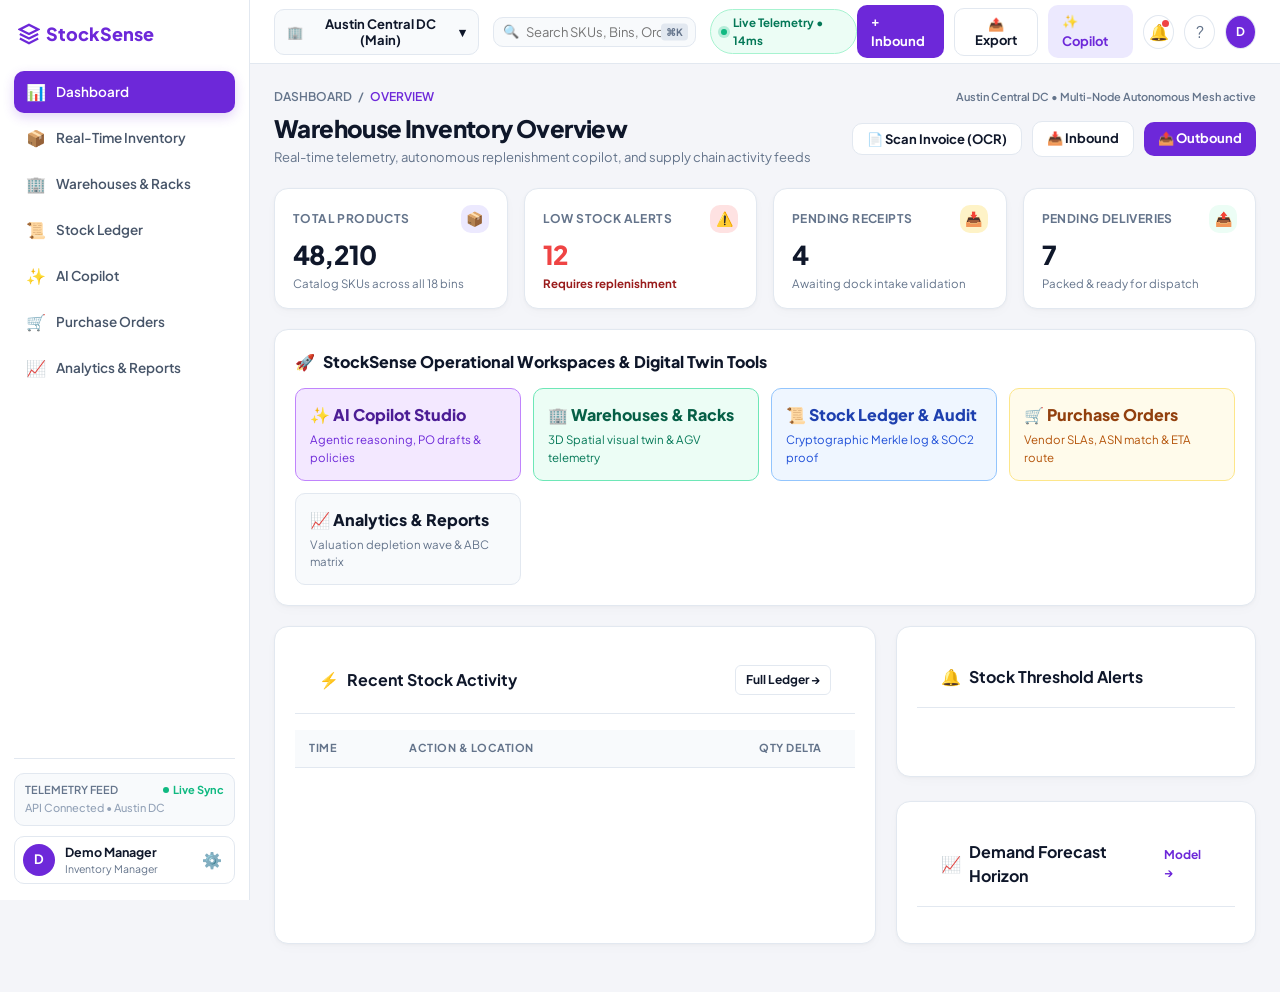
<file: frontend/dashboard.html>
<!DOCTYPE html>
<html lang="en">
<head>
    <meta charset="UTF-8">
    <meta name="viewport" content="width=device-width, initial-scale=1.0">
    <title>Dashboard — StockSense IMS</title>
    <link rel="icon" type="image/svg+xml" href="assets/icons/favicon.svg">
    <link rel="stylesheet" href="css/global.css">
    <link rel="stylesheet" href="css/dashboard.css">
</head>
<body>

    <div class="app-container">
        <!-- Sidebar Navigation Container -->
        <aside class="sidebar-container" id="sidebar-container"></aside>

        <!-- Main Content Area -->
        <main class="main-wrapper">
            <!-- Topbar Header -->
            <header class="topbar-container" id="topbar-container"></header>

            <!-- Page Body -->
            <div class="page-body">
                
                <div class="breadcrumbs-bar">
                    <a href="dashboard.html">DASHBOARD</a> / <span class="active">OVERVIEW</span>
                    <span style="margin-left:auto; font-size:11px; color:var(--text-muted);">Austin Central DC &bull; Multi-Node Autonomous Mesh active</span>
                </div>

                <div class="page-header-title-row">
                    <div>
                        <h1 class="page-title-heading">Warehouse Inventory Overview</h1>
                        <p class="page-title-sub">Real-time telemetry, autonomous replenishment copilot, and supply chain activity feeds</p>
                    </div>
                    <div style="display:flex; gap:10px; align-items:center;">
                        <input type="file" id="dashboard-ocr-input" accept="image/*,.pdf,.txt" style="display:none;">
                        <button class="topbar-btn topbar-btn-outline" id="btn-dashboard-ocr" title="Scan invoice or packing slip to auto-create receipt">
                            <span>📄 Scan Invoice (OCR)</span>
                        </button>
                        <a href="receipts.html" class="topbar-btn topbar-btn-outline">📥 Inbound</a>
                        <a href="receipts.html" class="topbar-btn topbar-btn-purple">📤 Outbound</a>
                    </div>
                </div>

                <!-- 4 Top KPI Cards -->
                <div class="kpi-4-grid">
                    <div class="kpi-box">
                        <div class="kpi-box-top">
                            <span class="kpi-box-title">Total Products</span>
                            <span class="kpi-box-icon" style="background:#ECE9FE; color:#6D28D9;">📦</span>
                        </div>
                        <div class="kpi-box-val" id="kpi-total-products">48,210</div>
                        <div class="kpi-box-sub">Catalog SKUs across all 18 bins</div>
                    </div>

                    <div class="kpi-box">
                        <div class="kpi-box-top">
                            <span class="kpi-box-title">Low Stock Alerts</span>
                            <span class="kpi-box-icon" style="background:#FEE2E2; color:#DC2626;">⚠️</span>
                        </div>
                        <div class="kpi-box-val" style="color:var(--danger);" id="kpi-low-stock">12</div>
                        <div class="kpi-box-sub" style="color:var(--danger-text); font-weight:700;">Requires replenishment</div>
                    </div>

                    <div class="kpi-box">
                        <div class="kpi-box-top">
                            <span class="kpi-box-title">Pending Receipts</span>
                            <span class="kpi-box-icon" style="background:#FEF3C7; color:#B45309;">📥</span>
                        </div>
                        <div class="kpi-box-val" id="kpi-pending-receipts">4</div>
                        <div class="kpi-box-sub">Awaiting dock intake validation</div>
                    </div>

                    <div class="kpi-box">
                        <div class="kpi-box-top">
                            <span class="kpi-box-title">Pending Deliveries</span>
                            <span class="kpi-box-icon" style="background:#ECFDF5; color:#10B981;">📤</span>
                        </div>
                        <div class="kpi-box-val" id="kpi-pending-deliveries">7</div>
                        <div class="kpi-box-sub">Packed &amp; ready for dispatch</div>
                    </div>
                </div>

                <!-- Operations Navigation Hub Banner -->
                <div style="background:#FFFFFF; border:1px solid var(--border-color); border-radius:var(--radius-lg); padding:20px; box-shadow:var(--shadow-card); margin-bottom:20px;">
                    <div style="font-size:16px; font-weight:800; color:var(--text-main); margin-bottom:14px; display:flex; align-items:center; gap:8px;">
                        <span>🚀</span> StockSense Operational Workspaces &amp; Digital Twin Tools
                    </div>
                    <div style="display:grid; grid-template-columns:repeat(auto-fit, minmax(200px, 1fr)); gap:12px;">
                        <a href="ai-copilot.html" style="background:#F3E8FF; border:1px solid #C084FC; padding:14px; border-radius:var(--radius-md); display:flex; flex-direction:column; gap:4px;">
                            <span style="font-size:16px; font-weight:800; color:#4C1D95;">✨ AI Copilot Studio</span>
                            <span style="font-size:11.5px; color:#6D28D9;">Agentic reasoning, PO drafts &amp; policies</span>
                        </a>

                        <a href="warehouses.html" style="background:#ECFDF5; border:1px solid #6EE7B7; padding:14px; border-radius:var(--radius-md); display:flex; flex-direction:column; gap:4px;">
                            <span style="font-size:16px; font-weight:800; color:#065F46;">🏢 Warehouses &amp; Racks</span>
                            <span style="font-size:11.5px; color:#047857;">3D Spatial visual twin &amp; AGV telemetry</span>
                        </a>

                        <a href="ledger.html" style="background:#EFF6FF; border:1px solid #93C5FD; padding:14px; border-radius:var(--radius-md); display:flex; flex-direction:column; gap:4px;">
                            <span style="font-size:16px; font-weight:800; color:#1E40AF;">📜 Stock Ledger &amp; Audit</span>
                            <span style="font-size:11.5px; color:#1D4ED8;">Cryptographic Merkle log &amp; SOC2 proof</span>
                        </a>

                        <a href="receipts.html" style="background:#FFFBEB; border:1px solid #FDE68A; padding:14px; border-radius:var(--radius-md); display:flex; flex-direction:column; gap:4px;">
                            <span style="font-size:16px; font-weight:800; color:#92400E;">🛒 Purchase Orders</span>
                            <span style="font-size:11.5px; color:#B45309;">Vendor SLAs, ASN match &amp; ETA route</span>
                        </a>

                        <a href="reports.html" style="background:#F8FAFC; border:1px solid #E2E8F0; padding:14px; border-radius:var(--radius-md); display:flex; flex-direction:column; gap:4px;">
                            <span style="font-size:16px; font-weight:800; color:var(--text-main);">📈 Analytics &amp; Reports</span>
                            <span style="font-size:11.5px; color:var(--text-muted);">Valuation depletion wave &amp; ABC matrix</span>
                        </a>
                    </div>
                </div>

                <!-- Two Column Dashboard Layout -->
                <div class="dashboard-columns" style="display:grid; grid-template-columns:1fr 360px; gap:20px;">
                    <!-- Left: Recent Activity Feed Table -->
                    <div class="content-card">
                        <div class="content-card-header">
                            <div class="content-card-title">
                                <span>⚡</span> Recent Stock Activity
                            </div>
                            <a href="ledger.html" class="btn btn-outline btn-sm">Full Ledger →</a>
                        </div>
                        
                        <div class="table-responsive">
                            <table class="data-table">
                                <thead>
                                    <tr>
                                        <th style="width: 100px;">Time</th>
                                        <th>Action &amp; Location</th>
                                        <th style="width: 110px;">Qty Delta</th>
                                    </tr>
                                </thead>
                                <tbody id="activity-table-body">
                                    <!-- Populated dynamically via dashboard.js -->
                                </tbody>
                            </table>
                        </div>
                    </div>

                    <!-- Right Column: AI Forecast & Low Stock -->
                    <div>
                        <!-- Low Stock Warnings -->
                        <div class="content-card">
                            <div class="content-card-header">
                                <div class="content-card-title">
                                    <span>🔔</span> Stock Threshold Alerts
                                </div>
                            </div>
                            <div class="alerts-list" id="alerts-container">
                                <!-- Populated dynamically via dashboard.js -->
                            </div>
                        </div>

                        <!-- Demand Forecast -->
                        <div class="content-card">
                            <div class="content-card-header">
                                <div class="content-card-title">
                                    <span>📈</span> Demand Forecast Horizon
                                </div>
                                <a href="reports.html" style="font-size:12px; font-weight:700; color:var(--primary);">Model →</a>
                            </div>
                            <div id="dashboard-forecast-list" style="display:flex; flex-direction:column; gap:8px;">
                                <!-- Populated dynamically via dashboard.js -->
                            </div>
                        </div>
                    </div>
                </div>

            </div>
        </main>
    </div>

    <!-- Scripts -->
    <script src="js/api.js"></script>
    <script src="js/utils.js"></script>
    <script src="js/dashboard.js"></script>
</body>
</html>
</file>
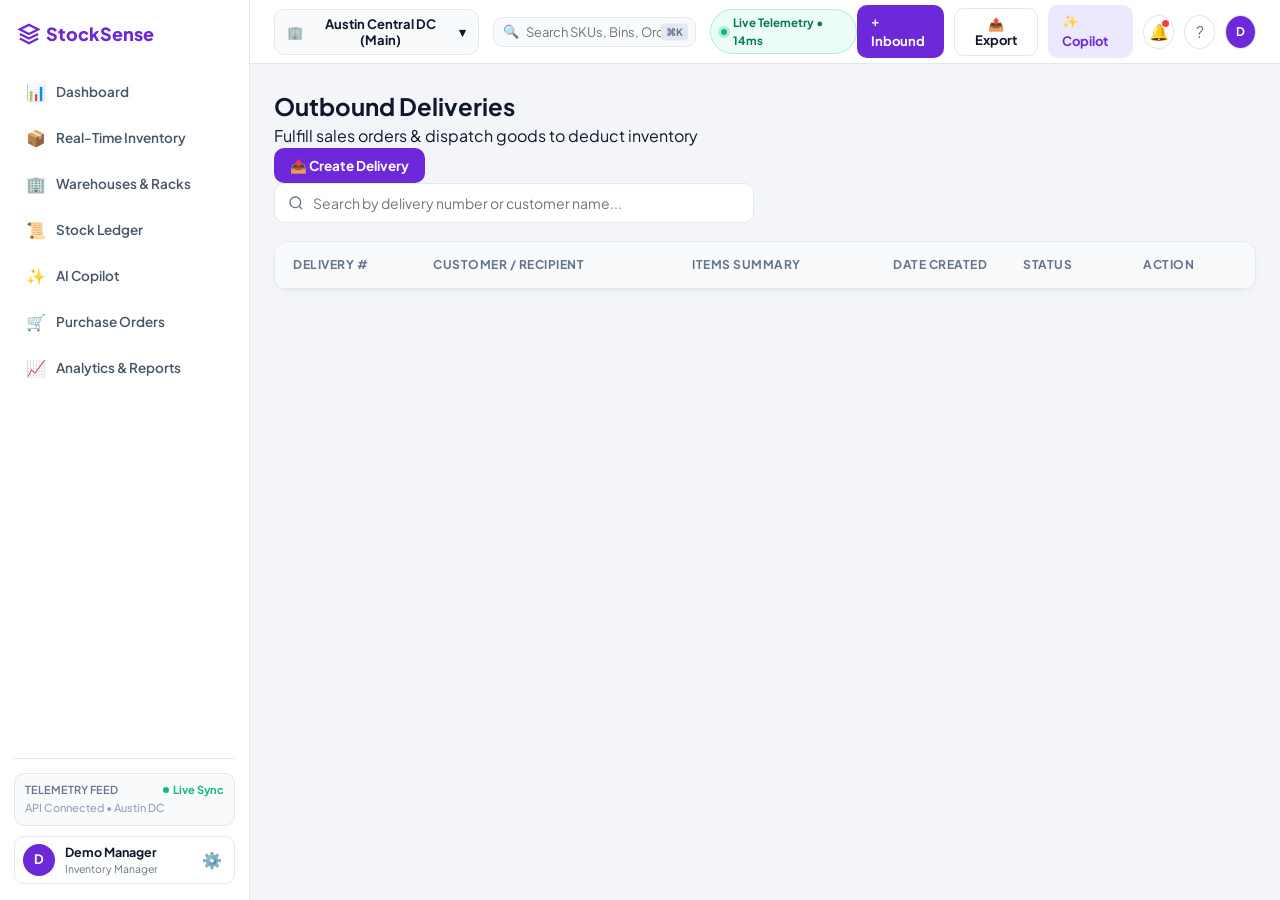
<file: frontend/deliveries.html>
<!DOCTYPE html>
<html lang="en">
<head>
    <meta charset="UTF-8">
    <meta name="viewport" content="width=device-width, initial-scale=1.0">
    <title>Outbound Deliveries — StockSense IMS</title>
    <link rel="icon" type="image/svg+xml" href="assets/icons/favicon.svg">
    <!-- Design & Stylesheets -->
    <link rel="stylesheet" href="css/global.css">
    <link rel="stylesheet" href="css/table.css">
    <link rel="stylesheet" href="css/mobile.css">
</head>
<body>

    <div class="app-container">
        <!-- Sidebar Navigation -->
        <aside class="sidebar-container" id="sidebar-container"></aside>

        <!-- Main Content Area -->
        <main class="main-wrapper">
            <!-- Topbar Header -->
            <header class="topbar-container" id="topbar-container"></header>

            <!-- Page Body -->
            <div class="page-body">
                
                <!-- Section Header -->
                <div class="section-header-bar">
                    <div>
                        <h2 class="section-title">Outbound Deliveries</h2>
                        <p class="section-subtitle">Fulfill sales orders & dispatch goods to deduct inventory</p>
                    </div>
                    <button class="btn btn-primary" id="btn-new-delivery">
                        <span>📤 Create Delivery</span>
                    </button>
                </div>

                <!-- Table Search & Filter -->
                <div class="table-toolbar">
                    <div class="table-search-group">
                        <div class="search-input-wrap">
                            <svg class="search-icon" viewBox="0 0 24 24" fill="none" stroke="currentColor" stroke-width="2">
                                <circle cx="11" cy="11" r="8"></circle>
                                <line x1="21" y1="21" x2="16.65" y2="16.65"></line>
                            </svg>
                            <input type="text" id="delivery-search-input" class="search-input" placeholder="Search by delivery number or customer name...">
                        </div>
                    </div>
                </div>

                <!-- Deliveries Table -->
                <div class="table-responsive">
                    <table class="data-table">
                        <thead>
                            <tr>
                                <th style="width: 140px;">Delivery #</th>
                                <th>Customer / Recipient</th>
                                <th>Items Summary</th>
                                <th style="width: 130px;">Date Created</th>
                                <th style="width: 120px;">Status</th>
                                <th style="width: 130px;">Action</th>
                            </tr>
                        </thead>
                        <tbody id="deliveries-table-body">
                            <!-- Populated dynamically via deliveries.js -->
                        </tbody>
                    </table>
                </div>

            </div>
        </main>
    </div>

    <!-- CREATE DELIVERY MODAL -->
    <div class="modal-overlay" id="modal-delivery">
        <div class="modal-card modal-lg">
            <div class="modal-header">
                <h3 class="modal-title">Create Outbound Delivery Order</h3>
                <button type="button" class="modal-close" data-close-modal="modal-delivery">&times;</button>
            </div>

            <form id="delivery-form">
                <div class="modal-body">
                    <div class="form-row">
                        <div class="form-group">
                            <label class="form-label" for="delivery-customer">Customer / Client *</label>
                            <input type="text" id="delivery-customer" class="form-input" placeholder="e.g. Matrix Infrastructure Ltd" required>
                        </div>
                        <div class="form-group">
                            <label class="form-label" for="delivery-warehouse">Dispatching Warehouse</label>
                            <select id="delivery-warehouse" class="form-select"></select>
                        </div>
                    </div>

                    <!-- Line Item Builder Box -->
                    <div style="background:#F1F5F9; border-radius:var(--radius-md); padding:16px; margin:16px 0; border:1px solid var(--border-color);">
                        <h4 style="font-size:13px; font-weight:700; margin-bottom:12px; color:var(--text-main);">Add Items to Delivery Order</h4>
                        
                        <div class="form-row" style="align-items:flex-end;">
                            <div class="form-group" style="flex:2; margin-bottom:0;">
                                <label class="form-label" for="delivery-product-select">Product SKU / Title</label>
                                <select id="delivery-product-select" class="form-select"></select>
                            </div>
                            <div class="form-group" style="flex:1; margin-bottom:0;">
                                <label class="form-label" for="delivery-item-qty">Quantity</label>
                                <input type="number" id="delivery-item-qty" class="form-input" placeholder="e.g. 10" min="1" step="any">
                            </div>
                            <button type="button" class="btn btn-outline" id="btn-add-line-item" style="height:44px;">
                                ➕ Add Item
                            </button>
                        </div>

                        <!-- Draft Items Preview -->
                        <div style="margin-top:14px;">
                            <label class="form-label" style="font-size:12px;">Staged Outgoing Items:</label>
                            <div id="draft-items-list">
                                <!-- Populated dynamically -->
                            </div>
                        </div>
                    </div>
                </div>

                <div class="modal-footer">
                    <button type="button" class="btn btn-outline" data-close-modal="modal-delivery">Cancel</button>
                    <button type="submit" class="btn btn-primary" id="btn-submit-delivery">Create Delivery Order</button>
                </div>
            </form>
        </div>
    </div>

    <!-- Scripts -->
    <script src="js/api.js"></script>
    <script src="js/utils.js"></script>
    <script src="js/deliveries.js"></script>
</body>
</html>
</file>
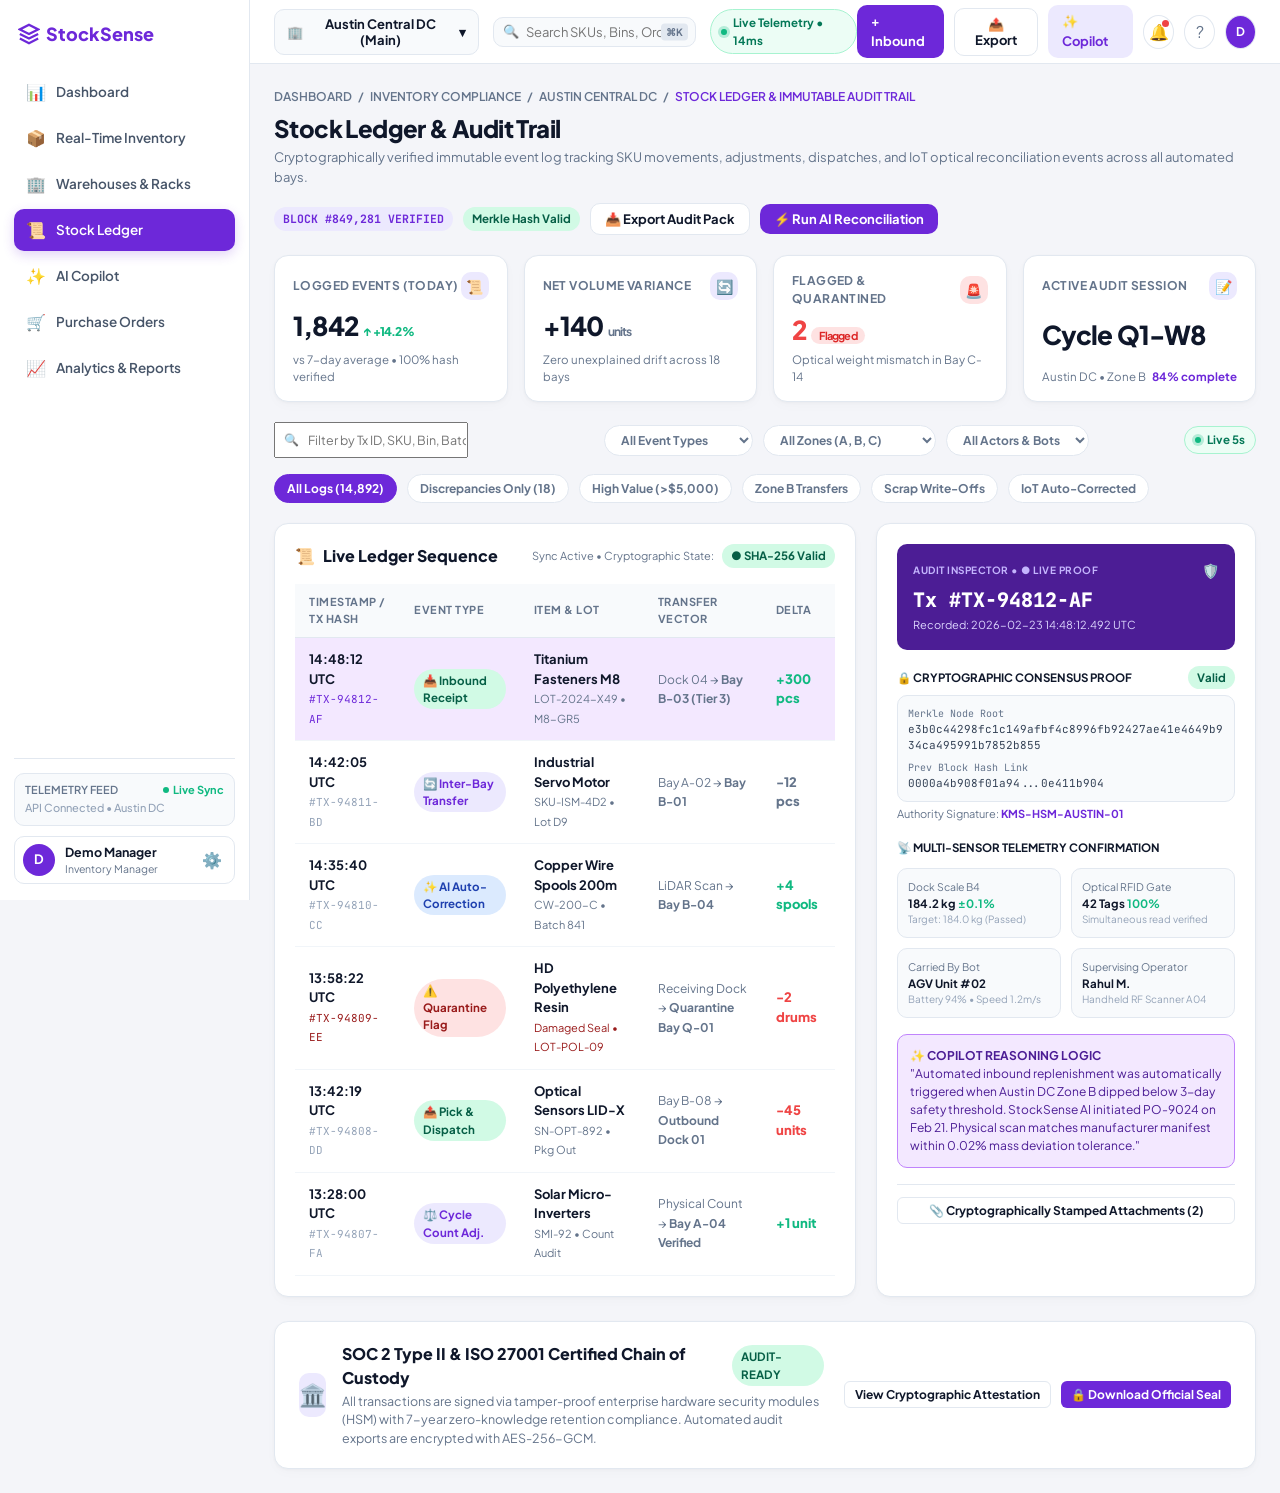
<file: frontend/ledger.html>
<!DOCTYPE html>
<html lang="en">
<head>
    <meta charset="UTF-8">
    <meta name="viewport" content="width=device-width, initial-scale=1.0">
    <title>Stock Ledger & Audit Trail — StockSense IMS</title>
    <link rel="icon" type="image/svg+xml" href="assets/icons/favicon.svg">
    <link rel="stylesheet" href="css/global.css">
    <style>
        .ledger-layout {
            display: grid;
            grid-template-columns: 1fr 380px;
            gap: 20px;
        }

        .audit-inspector-card {
            background: #FFFFFF;
            border: 1px solid var(--border-color);
            border-radius: var(--radius-lg);
            padding: 20px;
            box-shadow: var(--shadow-card);
        }

        .inspector-header-box {
            background: #4C1D95;
            color: #FFFFFF;
            padding: 16px;
            border-radius: var(--radius-md);
            margin-bottom: 16px;
        }

        .hash-code-block {
            background: #F8FAFC;
            border: 1px solid #E2E8F0;
            border-radius: var(--radius-md);
            padding: 10px;
            font-family: 'JetBrains Mono', monospace;
            font-size: 11px;
            color: #334155;
            word-break: break-all;
            margin-top: 6px;
        }

        .sensor-matrix-grid {
            display: grid;
            grid-template-columns: 1fr 1fr;
            gap: 10px;
            margin-top: 12px;
        }

        .sensor-box {
            background: #F8FAFC;
            border: 1px solid var(--border-color);
            border-radius: var(--radius-md);
            padding: 10px;
            font-size: 11.5px;
        }

        .soc2-banner {
            background: #FFFFFF;
            border: 1px solid var(--border-color);
            border-radius: var(--radius-lg);
            padding: 20px 24px;
            box-shadow: var(--shadow-card);
            margin-top: 24px;
            display: flex;
            align-items: center;
            justify-content: space-between;
            gap: 20px;
        }

        @media (max-width: 1100px) {
            .ledger-layout {
                grid-template-columns: 1fr;
            }
            .soc2-banner {
                flex-direction: column;
                align-items: flex-start;
            }
        }
    </style>
</head>
<body>

    <div class="app-container">
        <!-- Sidebar Navigation Container -->
        <aside class="sidebar-container" id="sidebar-container"></aside>

        <!-- Main Content Area -->
        <main class="main-wrapper">
            <!-- Topbar Header -->
            <header class="topbar-container" id="topbar-container"></header>

            <!-- Page Body -->
            <div class="page-body">
                
                <div class="breadcrumbs-bar">
                    <a href="dashboard.html">DASHBOARD</a> / <a href="#">INVENTORY COMPLIANCE</a> / <a href="#">AUSTIN CENTRAL DC</a> / <span class="active">STOCK LEDGER &amp; IMMUTABLE AUDIT TRAIL</span>
                </div>

                <div class="page-header-title-row">
                    <div>
                        <h1 class="page-title-heading">Stock Ledger &amp; Audit Trail</h1>
                        <p class="page-title-sub">Cryptographically verified immutable event log tracking SKU movements, adjustments, dispatches, and IoT optical reconciliation events across all automated bays.</p>
                    </div>
                    <div style="display:flex; gap:10px; align-items:center;">
                        <span class="status-badge badge-purple" style="font-family:'JetBrains Mono', monospace;">BLOCK #849,281 VERIFIED</span>
                        <span class="status-badge badge-done">Merkle Hash Valid</span>
                        <button class="topbar-btn topbar-btn-outline">📥 Export Audit Pack</button>
                        <button class="topbar-btn topbar-btn-purple">⚡ Run AI Reconciliation</button>
                    </div>
                </div>

                <!-- 4 Top KPI Cards -->
                <div class="kpi-4-grid">
                    <div class="kpi-box">
                        <div class="kpi-box-top">
                            <span class="kpi-box-title">LOGGED EVENTS (TODAY)</span>
                            <span class="kpi-box-icon" style="background:#ECE9FE; color:#6D28D9;">📜</span>
                        </div>
                        <div class="kpi-box-val">1,842 <span style="font-size:12px; color:var(--success);">↑ +14.2%</span></div>
                        <div class="kpi-box-sub">vs 7-day average &bull; 100% hash verified</div>
                    </div>

                    <div class="kpi-box">
                        <div class="kpi-box-top">
                            <span class="kpi-box-title">NET VOLUME VARIANCE</span>
                            <span class="kpi-box-icon" style="background:#ECE9FE; color:#6D28D9;">🔄</span>
                        </div>
                        <div class="kpi-box-val">+140 <span style="font-size:12px; font-weight:700; color:var(--text-muted);">units</span></div>
                        <div class="kpi-box-sub">Zero unexplained drift across 18 bays</div>
                    </div>

                    <div class="kpi-box">
                        <div class="kpi-box-top">
                            <span class="kpi-box-title">FLAGGED &amp; QUARANTINED</span>
                            <span class="kpi-box-icon" style="background:#FEE2E2; color:#DC2626;">🚨</span>
                        </div>
                        <div class="kpi-box-val" style="color:var(--danger);">2 <span style="font-size:11px; font-weight:700; color:#DC2626; background:#FEE2E2; padding:2px 8px; border-radius:99px;">Flagged</span></div>
                        <div class="kpi-box-sub">Optical weight mismatch in Bay C-14</div>
                    </div>

                    <div class="kpi-box">
                        <div class="kpi-box-top">
                            <span class="kpi-box-title">ACTIVE AUDIT SESSION</span>
                            <span class="kpi-box-icon" style="background:#ECE9FE; color:#6D28D9;">📝</span>
                        </div>
                        <div class="kpi-box-val">Cycle Q1-W8</div>
                        <div class="kpi-box-sub">Austin DC &bull; Zone B <strong style="color:var(--primary);">84% complete</strong></div>
                    </div>
                </div>

                <!-- Filter Toolbar -->
                <div class="filter-toolbar">
                    <div style="position:relative; flex:1; max-width:320px;">
                        <input type="text" class="form-input" placeholder="Filter by Tx ID, SKU, Bin, Batch, Operator..." style="padding-left:32px; height:36px; font-size:12.5px;" />
                        <span style="position:absolute; left:10px; top:50%; transform:translateY(-50%); font-size:12px; color:var(--text-subtle);">🔍</span>
                    </div>

                    <select class="filter-chip" style="outline:none;">
                        <option>All Event Types</option>
                        <option>Inbound Receipt</option>
                        <option>Inter-Bay Transfer</option>
                        <option>Quarantine Flag</option>
                    </select>

                    <select class="filter-chip" style="outline:none;">
                        <option>All Zones (A, B, C)</option>
                        <option>Zone A - Fast-Moving</option>
                        <option>Zone B - High-Bay</option>
                    </select>

                    <select class="filter-chip" style="outline:none;">
                        <option>All Actors &amp; Bots</option>
                        <option>AGV Unit #02</option>
                        <option>Copilot Agent</option>
                    </select>

                    <span class="telemetry-pill-live" style="margin-left:auto;">
                        <span class="telemetry-dot-ping"></span> Live 5s
                    </span>
                </div>

                <div class="filter-toolbar" style="margin-bottom:20px;">
                    <button class="filter-chip active">All Logs (14,892)</button>
                    <button class="filter-chip">Discrepancies Only (18)</button>
                    <button class="filter-chip">High Value (&gt;$5,000)</button>
                    <button class="filter-chip">Zone B Transfers</button>
                    <button class="filter-chip">Scrap Write-Offs</button>
                    <button class="filter-chip">IoT Auto-Corrected</button>
                </div>

                <!-- Main Ledger & Inspector Grid -->
                <div class="ledger-layout">
                    <!-- Left Table -->
                    <div class="content-card" style="margin-bottom:0;">
                        <div class="content-card-header">
                            <div class="content-card-title">
                                <span>📜</span> Live Ledger Sequence
                            </div>
                            <div style="display:flex; gap:8px; align-items:center;">
                                <span style="font-size:11px; color:var(--text-muted);">Sync Active &bull; Cryptographic State:</span>
                                <span class="status-badge badge-done">● SHA-256 Valid</span>
                            </div>
                        </div>

                        <div class="table-responsive">
                            <table class="data-table">
                                <thead>
                                    <tr>
                                        <th>Timestamp / TX Hash</th>
                                        <th>Event Type</th>
                                        <th>Item &amp; Lot</th>
                                        <th>Transfer Vector</th>
                                        <th>Delta</th>
                                    </tr>
                                </thead>
                                <tbody>
                                    <tr style="background:#F3E8FF; cursor:pointer;" onclick="showToast('Selected Tx #TX-94812-AF in Inspector', 'info')">
                                        <td>
                                            <strong>14:48:12 UTC</strong><br>
                                            <span class="mono-font" style="font-size:11px; color:var(--primary);">#TX-94812-AF</span>
                                        </td>
                                        <td><span class="status-badge badge-done">📥 Inbound Receipt</span></td>
                                        <td>
                                            <strong>Titanium Fasteners M8</strong><br>
                                            <span style="font-size:11px; color:var(--text-muted);">LOT-2024-X49 &bull; M8-GR5</span>
                                        </td>
                                        <td><span style="font-size:12px; color:var(--text-muted);">Dock 04 → <strong>Bay B-03 (Tier 3)</strong></span></td>
                                        <td><span style="font-size:13px; font-weight:800; color:var(--success);">+300 pcs</span></td>
                                    </tr>
                                    <tr>
                                        <td>
                                            <strong>14:42:05 UTC</strong><br>
                                            <span class="mono-font" style="font-size:11px; color:var(--text-subtle);">#TX-94811-BD</span>
                                        </td>
                                        <td><span class="status-badge badge-purple">🔄 Inter-Bay Transfer</span></td>
                                        <td>
                                            <strong>Industrial Servo Motor</strong><br>
                                            <span style="font-size:11px; color:var(--text-muted);">SKU-ISM-4D2 &bull; Lot D9</span>
                                        </td>
                                        <td><span style="font-size:12px; color:var(--text-muted);">Bay A-02 → <strong>Bay B-01</strong></span></td>
                                        <td><span style="font-size:13px; font-weight:800; color:var(--text-muted);">-12 pcs</span></td>
                                    </tr>
                                    <tr>
                                        <td>
                                            <strong>14:35:40 UTC</strong><br>
                                            <span class="mono-font" style="font-size:11px; color:var(--text-subtle);">#TX-94810-CC</span>
                                        </td>
                                        <td><span class="status-badge badge-info">✨ AI Auto-Correction</span></td>
                                        <td>
                                            <strong>Copper Wire Spools 200m</strong><br>
                                            <span style="font-size:11px; color:var(--text-muted);">CW-200-C &bull; Batch 841</span>
                                        </td>
                                        <td><span style="font-size:12px; color:var(--text-muted);">LiDAR Scan → <strong>Bay B-04</strong></span></td>
                                        <td><span style="font-size:13px; font-weight:800; color:var(--success);">+4 spools</span></td>
                                    </tr>
                                    <tr>
                                        <td>
                                            <strong>13:58:22 UTC</strong><br>
                                            <span class="mono-font" style="font-size:11px; color:var(--danger-text);">#TX-94809-EE</span>
                                        </td>
                                        <td><span class="status-badge badge-danger">⚠️ Quarantine Flag</span></td>
                                        <td>
                                            <strong>HD Polyethylene Resin</strong><br>
                                            <span style="font-size:11px; color:var(--danger-text);">Damaged Seal &bull; LOT-POL-09</span>
                                        </td>
                                        <td><span style="font-size:12px; color:var(--text-muted);">Receiving Dock → <strong>Quarantine Bay Q-01</strong></span></td>
                                        <td><span style="font-size:13px; font-weight:800; color:var(--danger);">-2 drums</span></td>
                                    </tr>
                                    <tr>
                                        <td>
                                            <strong>13:42:19 UTC</strong><br>
                                            <span class="mono-font" style="font-size:11px; color:var(--text-subtle);">#TX-94808-DD</span>
                                        </td>
                                        <td><span class="status-badge badge-done">📤 Pick &amp; Dispatch</span></td>
                                        <td>
                                            <strong>Optical Sensors LID-X</strong><br>
                                            <span style="font-size:11px; color:var(--text-muted);">SN-OPT-892 &bull; Pkg Out</span>
                                        </td>
                                        <td><span style="font-size:12px; color:var(--text-muted);">Bay B-08 → <strong>Outbound Dock 01</strong></span></td>
                                        <td><span style="font-size:13px; font-weight:800; color:var(--danger);">-45 units</span></td>
                                    </tr>
                                    <tr>
                                        <td>
                                            <strong>13:28:00 UTC</strong><br>
                                            <span class="mono-font" style="font-size:11px; color:var(--text-subtle);">#TX-94807-FA</span>
                                        </td>
                                        <td><span class="status-badge badge-purple">⚖️ Cycle Count Adj.</span></td>
                                        <td>
                                            <strong>Solar Micro-Inverters</strong><br>
                                            <span style="font-size:11px; color:var(--text-muted);">SMI-92 &bull; Count Audit</span>
                                        </td>
                                        <td><span style="font-size:12px; color:var(--text-muted);">Physical Count → <strong>Bay A-04 Verified</strong></span></td>
                                        <td><span style="font-size:13px; font-weight:800; color:var(--success);">+1 unit</span></td>
                                    </tr>
                                </tbody>
                            </table>
                        </div>
                    </div>

                    <!-- Right Inspector Panel -->
                    <div class="audit-inspector-card">
                        <div class="inspector-header-box">
                            <div style="display:flex; align-items:center; justify-content:space-between; margin-bottom:4px;">
                                <span style="font-size:10px; text-transform:uppercase; letter-spacing:0.5px; color:#C4B5FD; font-weight:700;">AUDIT INSPECTOR &bull; ● LIVE PROOF</span>
                                <span style="font-size:14px;">🛡️</span>
                            </div>
                            <div style="font-size:20px; font-weight:900;" class="mono-font">Tx #TX-94812-AF</div>
                            <div style="font-size:11px; color:#DDD6FE; margin-top:2px;">Recorded: 2026-02-23 14:48:12.492 UTC</div>
                        </div>

                        <!-- Cryptographic Consensus Proof -->
                        <div style="margin-bottom:16px;">
                            <div style="display:flex; justify-content:space-between; align-items:center; font-size:11.5px; font-weight:700;">
                                <span>🔒 CRYPTOGRAPHIC CONSENSUS PROOF</span>
                                <span class="status-badge badge-done">Valid</span>
                            </div>

                            <div class="hash-code-block">
                                <div style="color:var(--text-muted); font-size:10px;">Merkle Node Root</div>
                                e3b0c44298fc1c149afbf4c8996fb92427ae41e4649b934ca495991b7852b855
                                <div style="color:var(--text-muted); font-size:10px; margin-top:6px;">Prev Block Hash Link</div>
                                0000a4b908f01a94...0e411b904
                            </div>
                            <div style="font-size:11px; color:var(--text-muted); margin-top:4px;">Authority Signature: <strong style="color:var(--primary);">KMS-HSM-AUSTIN-01</strong></div>
                        </div>

                        <!-- Multi-Sensor Confirmation -->
                        <div>
                            <div style="font-size:11.5px; font-weight:700; color:var(--text-main); margin-bottom:6px;">📡 MULTI-SENSOR TELEMETRY CONFIRMATION</div>
                            <div class="sensor-matrix-grid">
                                <div class="sensor-box">
                                    <div style="color:var(--text-muted); font-size:10.5px;">Dock Scale B4</div>
                                    <strong>184.2 kg <span style="color:var(--success);">±0.1%</span></strong>
                                    <div style="font-size:10px; color:var(--text-subtle);">Target: 184.0 kg (Passed)</div>
                                </div>
                                <div class="sensor-box">
                                    <div style="color:var(--text-muted); font-size:10.5px;">Optical RFID Gate</div>
                                    <strong>42 Tags <span style="color:var(--success);">100%</span></strong>
                                    <div style="font-size:10px; color:var(--text-subtle);">Simultaneous read verified</div>
                                </div>
                                <div class="sensor-box">
                                    <div style="color:var(--text-muted); font-size:10.5px;">Carried By Bot</div>
                                    <strong>AGV Unit #02</strong>
                                    <div style="font-size:10px; color:var(--text-subtle);">Battery 94% &bull; Speed 1.2m/s</div>
                                </div>
                                <div class="sensor-box">
                                    <div style="color:var(--text-muted); font-size:10.5px;">Supervising Operator</div>
                                    <strong>Rahul M.</strong>
                                    <div style="font-size:10px; color:var(--text-subtle);">Handheld RF Scanner A04</div>
                                </div>
                            </div>
                        </div>

                        <!-- Copilot Reasoning Logic -->
                        <div style="background:#F3E8FF; border:1px solid #C084FC; border-radius:var(--radius-md); padding:12px; margin-top:16px; font-size:12px; color:#4C1D95;">
                            <strong>✨ COPILOT REASONING LOGIC</strong><br>
                            "Automated inbound replenishment was automatically triggered when Austin DC Zone B dipped below 3-day safety threshold. StockSense AI initiated PO-9024 on Feb 21. Physical scan matches manufacturer manifest within 0.02% mass deviation tolerance."
                        </div>

                        <div style="margin-top:16px; border-top:1px solid var(--border-color); padding-top:12px;">
                            <button class="btn btn-outline btn-sm" style="width:100%;" onclick="showToast('Opened cryptographically stamped attachments', 'info')">
                                📎 Cryptographically Stamped Attachments (2)
                            </button>
                        </div>
                    </div>
                </div>

                <!-- SOC 2 Banner -->
                <div class="soc2-banner">
                    <div style="display:flex; align-items:center; gap:16px;">
                        <div style="width:44px; height:44px; border-radius:var(--radius-md); background:#ECE9FE; color:#6D28D9; display:flex; align-items:center; justify-content:center; font-size:22px;">🏛️</div>
                        <div>
                            <div style="display:flex; align-items:center; gap:8px;">
                                <h3 style="font-size:16px; font-weight:800; color:var(--text-main); margin:0;">SOC 2 Type II &amp; ISO 27001 Certified Chain of Custody</h3>
                                <span class="status-badge badge-done">AUDIT-READY</span>
                            </div>
                            <p style="font-size:12.5px; color:var(--text-muted); margin-top:2px;">All transactions are signed via tamper-proof enterprise hardware security modules (HSM) with 7-year zero-knowledge retention compliance. Automated audit exports are encrypted with AES-256-GCM.</p>
                        </div>
                    </div>

                    <div style="display:flex; gap:10px; flex-shrink:0;">
                        <button class="btn btn-outline btn-sm">View Cryptographic Attestation</button>
                        <button class="btn btn-primary btn-sm">🔒 Download Official Seal</button>
                    </div>
                </div>

            </div>
        </main>
    </div>

    <!-- Scripts -->
    <script src="js/api.js"></script>
    <script src="js/utils.js"></script>
    <script>
        document.addEventListener("DOMContentLoaded", () => {
            renderSidebar("ledger");
            renderTopbar("Stock Ledger & Audit Trail", "Inventory Compliance");
        });
    </script>
</body>
</html>
</file>
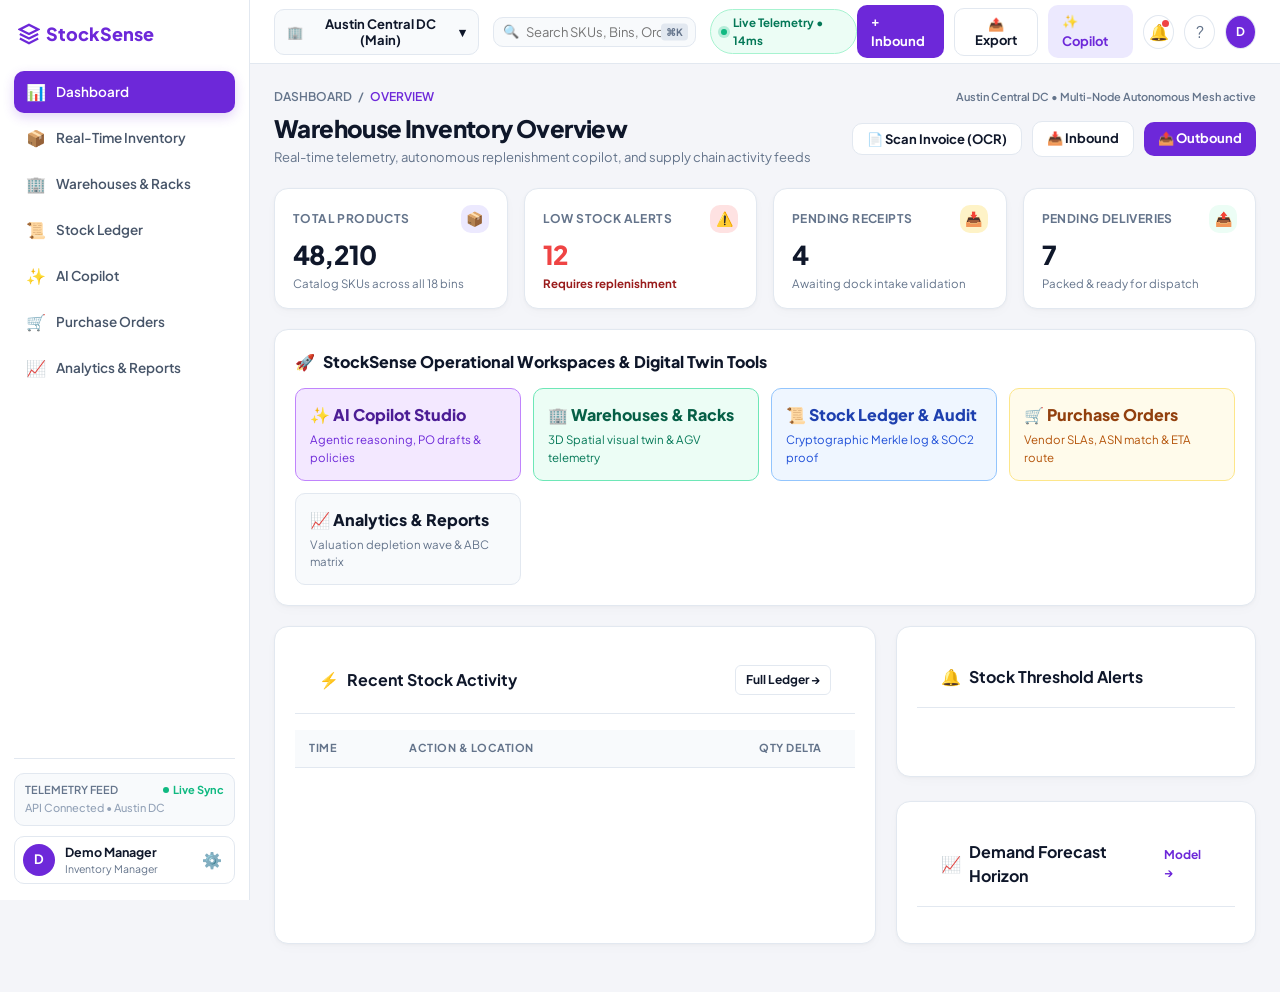
<file: frontend/login.html>
<!DOCTYPE html>
<html lang="en">
<head>
    <meta charset="UTF-8">
    <meta name="viewport" content="width=device-width, initial-scale=1.0">
    <title>Sign In — StockSense IMS</title>
    <link rel="icon" type="image/svg+xml" href="assets/icons/favicon.svg">
    <!-- Design & Stylesheets -->
    <link rel="stylesheet" href="css/global.css">
    <link rel="stylesheet" href="css/auth.css">
    <link rel="stylesheet" href="css/mobile.css">
    <style>
        .hidden { display: none !important; }
    </style>
</head>
<body class="auth-page">

    <div class="auth-container">
        <div class="auth-card">
            <!-- Brand Logo -->
            <div class="auth-brand">
                <a href="index.html">
                    <img src="assets/logo/logo.svg" alt="StockSense IMS Logo" class="auth-logo" onerror="this.src='assets/icons/favicon.svg'">
                </a>
                <h1 class="auth-heading">Welcome to StockSense</h1>
                <p class="auth-subheading">Sign in to manage warehouse operations & inventory</p>
            </div>

            <!-- Tabs: Login / Sign Up / Forgot -->
            <div class="auth-tabs">
                <button type="button" class="auth-tab-btn active" id="tab-login">Login</button>
                <button type="button" class="auth-tab-btn" id="tab-signup">Register</button>
                <button type="button" class="auth-tab-btn" id="tab-forgot">Reset</button>
            </div>

            <!-- 1. LOGIN FORM -->
            <form id="form-login" class="auth-form">
                <div class="form-group">
                    <label class="form-label" for="login-email">Email Address</label>
                    <input type="email" id="login-email" class="form-input" placeholder="name@company.com" required autocomplete="email">
                </div>

                <div class="form-group">
                    <label class="form-label" for="login-password">Password</label>
                    <input type="password" id="login-password" class="form-input" placeholder="••••••••" required autocomplete="current-password">
                </div>

                <div class="auth-options">
                    <label class="remember-label">
                        <input type="checkbox" id="remember-me" checked> Remember me
                    </label>
                    <a href="#" class="auth-link" data-switch-tab="forgot">Forgot password?</a>
                </div>

                <button type="submit" id="login-submit-btn" class="btn btn-primary auth-submit-btn">
                    <span>Sign In</span>
                </button>

                <p class="auth-switch-text">
                    Don't have an account? <a href="#" class="auth-link" data-switch-tab="signup">Create account</a>
                </p>
            </form>

            <!-- 2. SIGNUP FORM -->
            <form id="form-signup" class="auth-form hidden">
                <div class="form-group">
                    <label class="form-label" for="signup-name">Full Name</label>
                    <input type="text" id="signup-name" class="form-input" placeholder="e.g. Alex Morgan" required>
                </div>

                <div class="form-group">
                    <label class="form-label" for="signup-email">Work Email</label>
                    <input type="email" id="signup-email" class="form-input" placeholder="alex@stocksense.io" required>
                </div>

                <div class="form-group">
                    <label class="form-label" for="signup-password">Password</label>
                    <input type="password" id="signup-password" class="form-input" placeholder="Minimum 6 characters" minlength="6" required>
                </div>

                <div class="form-group">
                    <label class="form-label" for="signup-role">Designated Role</label>
                    <select id="signup-role" class="form-select">
                        <option value="staff">Warehouse Staff</option>
                        <option value="manager" selected>Inventory Manager</option>
                        <option value="admin">System Admin</option>
                    </select>
                </div>

                <button type="submit" id="signup-submit-btn" class="btn btn-primary auth-submit-btn">
                    <span>Create Account</span>
                </button>

                <p class="auth-switch-text">
                    Already registered? <a href="#" class="auth-link" data-switch-tab="login">Sign in here</a>
                </p>
            </form>

            <!-- 3. FORGOT PASSWORD FORM -->
            <form id="form-forgot" class="auth-form hidden">
                <div class="form-group">
                    <label class="form-label" for="forgot-email">Account Email</label>
                    <input type="email" id="forgot-email" class="form-input" placeholder="Enter your registered email" required>
                </div>

                <button type="submit" id="forgot-submit-btn" class="btn btn-primary auth-submit-btn">
                    <span>Send Reset Instructions</span>
                </button>

                <p class="auth-switch-text">
                    Remember your password? <a href="#" class="auth-link" data-switch-tab="login">Back to Sign In</a>
                </p>
            </form>

            <!-- Demo helper card -->
            <div class="demo-creds-banner">
                <div class="demo-title">
                    <span>Developer Demo Access</span>
                    <button type="button" class="demo-btn-fill" id="demo-fill-btn">Auto-Fill</button>
                </div>
                <div>Demo User: <strong>admin@stocksense.io</strong> / <strong>admin123</strong></div>
                <div style="margin-top:4px;">
                    <a href="dashboard.html" class="auth-link" style="font-size:11px;">⚡ Skip straight to Dashboard (Demo Preview)</a>
                </div>
            </div>

        </div>
    </div>

    <!-- Scripts -->
    <script src="js/api.js"></script>
    <script src="js/utils.js"></script>
    <script src="js/auth.js"></script>
</body>
</html>
</file>
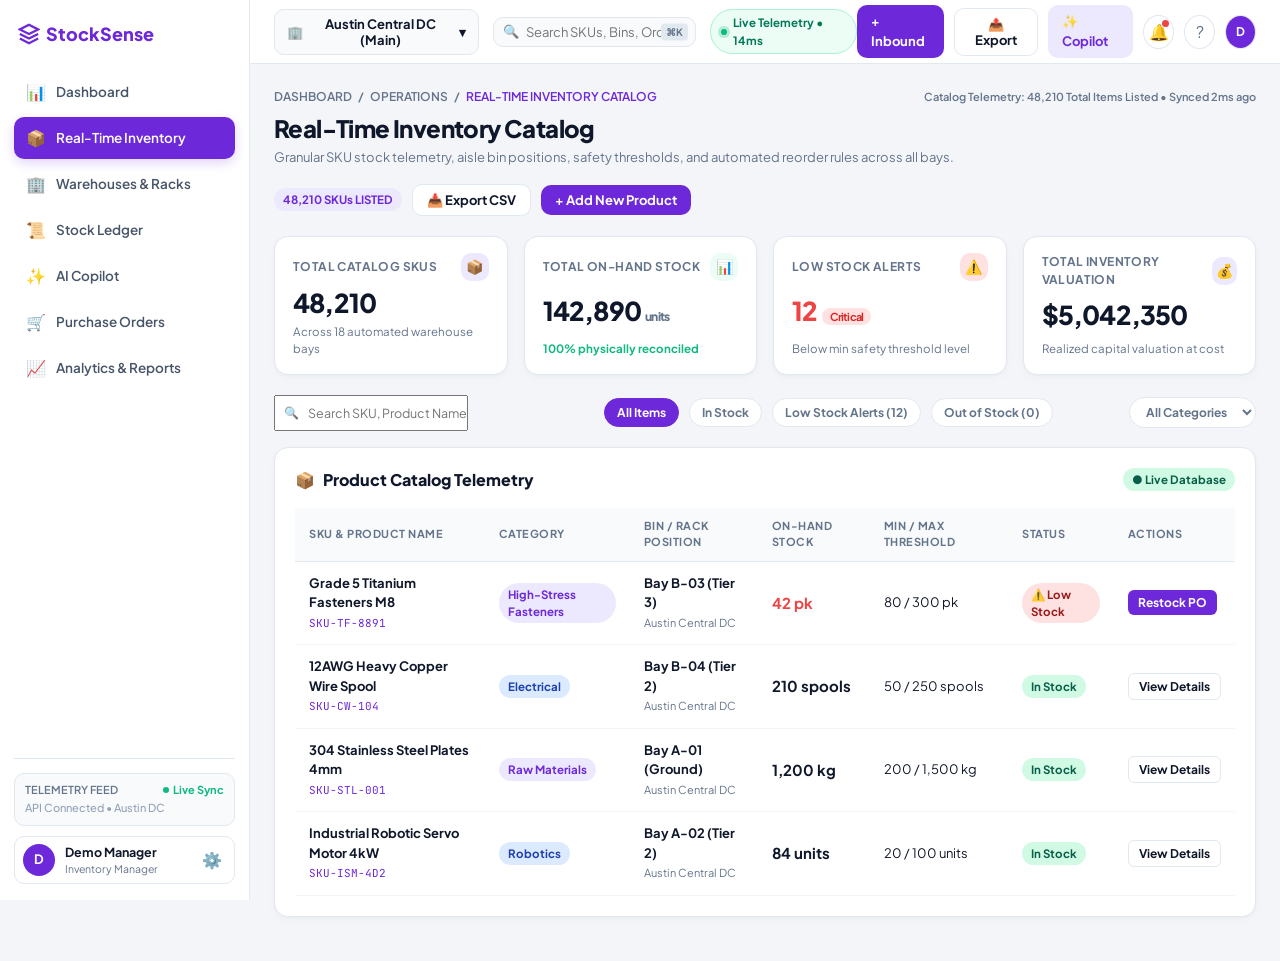
<file: frontend/products.html>
<!DOCTYPE html>
<html lang="en">
<head>
    <meta charset="UTF-8">
    <meta name="viewport" content="width=device-width, initial-scale=1.0">
    <title>Real-Time Inventory — StockSense IMS</title>
    <link rel="icon" type="image/svg+xml" href="assets/icons/favicon.svg">
    <link rel="stylesheet" href="css/global.css">
</head>
<body>

    <div class="app-container">
        <!-- Sidebar Navigation Container -->
        <aside class="sidebar-container" id="sidebar-container"></aside>

        <!-- Main Content Area -->
        <main class="main-wrapper">
            <!-- Topbar Header -->
            <header class="topbar-container" id="topbar-container"></header>

            <!-- Page Body -->
            <div class="page-body">
                
                <div class="breadcrumbs-bar">
                    <a href="dashboard.html">DASHBOARD</a> / <a href="#">OPERATIONS</a> / <span class="active">REAL-TIME INVENTORY CATALOG</span>
                    <span style="margin-left:auto; font-size:11px; color:var(--text-muted);">Catalog Telemetry: 48,210 Total Items Listed &bull; Synced 2ms ago</span>
                </div>

                <div class="page-header-title-row">
                    <div>
                        <h1 class="page-title-heading">Real-Time Inventory Catalog</h1>
                        <p class="page-title-sub">Granular SKU stock telemetry, aisle bin positions, safety thresholds, and automated reorder rules across all bays.</p>
                    </div>
                    <div style="display:flex; gap:10px; align-items:center;">
                        <span class="status-badge badge-purple">48,210 SKUs LISTED</span>
                        <button class="topbar-btn topbar-btn-outline" onclick="showToast('Exporting inventory catalog to CSV...', 'info')">📥 Export CSV</button>
                        <button class="topbar-btn topbar-btn-purple" onclick="openModal('modal-add-product')">+ Add New Product</button>
                    </div>
                </div>

                <!-- 4 Top KPI Cards -->
                <div class="kpi-4-grid">
                    <div class="kpi-box">
                        <div class="kpi-box-top">
                            <span class="kpi-box-title">TOTAL CATALOG SKUs</span>
                            <span class="kpi-box-icon" style="background:#ECE9FE; color:#6D28D9;">📦</span>
                        </div>
                        <div class="kpi-box-val" id="kpi-total-skus">48,210</div>
                        <div class="kpi-box-sub">Across 18 automated warehouse bays</div>
                    </div>

                    <div class="kpi-box">
                        <div class="kpi-box-top">
                            <span class="kpi-box-title">TOTAL ON-HAND STOCK</span>
                            <span class="kpi-box-icon" style="background:#ECFDF5; color:#10B981;">📊</span>
                        </div>
                        <div class="kpi-box-val">142,890 <span style="font-size:12px; color:var(--text-muted);">units</span></div>
                        <div class="kpi-box-sub"><span style="color:var(--success); font-weight:700;">100% physically reconciled</span></div>
                    </div>

                    <div class="kpi-box">
                        <div class="kpi-box-top">
                            <span class="kpi-box-title">LOW STOCK ALERTS</span>
                            <span class="kpi-box-icon" style="background:#FEE2E2; color:#DC2626;">⚠️</span>
                        </div>
                        <div class="kpi-box-val" style="color:var(--danger);" id="kpi-low-stock-count">12 <span style="font-size:11px; font-weight:700; color:#DC2626; background:#FEE2E2; padding:2px 8px; border-radius:99px;">Critical</span></div>
                        <div class="kpi-box-sub">Below min safety threshold level</div>
                    </div>

                    <div class="kpi-box">
                        <div class="kpi-box-top">
                            <span class="kpi-box-title">TOTAL INVENTORY VALUATION</span>
                            <span class="kpi-box-icon" style="background:#ECE9FE; color:#6D28D9;">💰</span>
                        </div>
                        <div class="kpi-box-val">$5,042,350</div>
                        <div class="kpi-box-sub">Realized capital valuation at cost</div>
                    </div>
                </div>

                <!-- Filter Toolbar -->
                <div class="filter-toolbar">
                    <div style="position:relative; flex:1; max-width:320px;">
                        <input type="text" id="product-search-input" class="form-input" placeholder="Search SKU, Product Name, Category, Bin..." style="padding-left:32px; height:36px; font-size:12.5px;" />
                        <span style="position:absolute; left:10px; top:50%; transform:translateY(-50%); font-size:12px; color:var(--text-subtle);">🔍</span>
                    </div>

                    <button class="filter-chip active">All Items</button>
                    <button class="filter-chip">In Stock</button>
                    <button class="filter-chip">Low Stock Alerts (12)</button>
                    <button class="filter-chip">Out of Stock (0)</button>

                    <select class="filter-chip" id="category-filter" style="margin-left:auto; outline:none;">
                        <option value="">All Categories</option>
                        <option value="Fasteners">Fasteners</option>
                        <option value="Electronics">Electronics</option>
                        <option value="Raw Materials">Raw Materials</option>
                        <option value="Chemicals">Chemicals</option>
                    </select>
                </div>

                <!-- Product Table -->
                <div class="content-card">
                    <div class="content-card-header">
                        <div class="content-card-title">
                            <span>📦</span> Product Catalog Telemetry
                        </div>
                        <span class="status-badge badge-done">● Live Database</span>
                    </div>

                    <div class="table-responsive">
                        <table class="data-table">
                            <thead>
                                <tr>
                                    <th>SKU &amp; Product Name</th>
                                    <th>Category</th>
                                    <th>Bin / Rack Position</th>
                                    <th>On-Hand Stock</th>
                                    <th>Min / Max Threshold</th>
                                    <th>Status</th>
                                    <th>Actions</th>
                                </tr>
                            </thead>
                            <tbody id="products-table-body">
                                <!-- Populated dynamically by products.js or defaults below -->
                                <tr>
                                    <td>
                                        <strong>Grade 5 Titanium Fasteners M8</strong><br>
                                        <span class="mono-font" style="font-size:11px; color:var(--primary);">SKU-TF-8891</span>
                                    </td>
                                    <td><span class="status-badge badge-purple">High-Stress Fasteners</span></td>
                                    <td><strong>Bay B-03 (Tier 3)</strong><br><span style="font-size:11px; color:var(--text-muted);">Austin Central DC</span></td>
                                    <td><strong style="font-size:15px; color:var(--danger);">42 pk</strong></td>
                                    <td>80 / 300 pk</td>
                                    <td><span class="status-badge badge-danger">⚠️ Low Stock</span></td>
                                    <td>
                                        <button class="btn btn-primary btn-sm" onclick="showToast('Restock order created for Titanium Fasteners', 'success')">Restock PO</button>
                                    </td>
                                </tr>
                                <tr>
                                    <td>
                                        <strong>12AWG Heavy Copper Wire Spool</strong><br>
                                        <span class="mono-font" style="font-size:11px; color:var(--primary);">SKU-CW-104</span>
                                    </td>
                                    <td><span class="status-badge badge-info">Electrical</span></td>
                                    <td><strong>Bay B-04 (Tier 2)</strong><br><span style="font-size:11px; color:var(--text-muted);">Austin Central DC</span></td>
                                    <td><strong style="font-size:15px;">210 spools</strong></td>
                                    <td>50 / 250 spools</td>
                                    <td><span class="status-badge badge-done">In Stock</span></td>
                                    <td>
                                        <button class="btn btn-outline btn-sm" onclick="showToast('Viewing item telemetry...', 'info')">View Details</button>
                                    </td>
                                </tr>
                                <tr>
                                    <td>
                                        <strong>304 Stainless Steel Plates 4mm</strong><br>
                                        <span class="mono-font" style="font-size:11px; color:var(--primary);">SKU-STL-001</span>
                                    </td>
                                    <td><span class="status-badge badge-purple">Raw Materials</span></td>
                                    <td><strong>Bay A-01 (Ground)</strong><br><span style="font-size:11px; color:var(--text-muted);">Austin Central DC</span></td>
                                    <td><strong style="font-size:15px;">1,200 kg</strong></td>
                                    <td>200 / 1,500 kg</td>
                                    <td><span class="status-badge badge-done">In Stock</span></td>
                                    <td>
                                        <button class="btn btn-outline btn-sm" onclick="showToast('Viewing item telemetry...', 'info')">View Details</button>
                                    </td>
                                </tr>
                                <tr>
                                    <td>
                                        <strong>Industrial Robotic Servo Motor 4kW</strong><br>
                                        <span class="mono-font" style="font-size:11px; color:var(--primary);">SKU-ISM-4D2</span>
                                    </td>
                                    <td><span class="status-badge badge-info">Robotics</span></td>
                                    <td><strong>Bay A-02 (Tier 2)</strong><br><span style="font-size:11px; color:var(--text-muted);">Austin Central DC</span></td>
                                    <td><strong style="font-size:15px;">84 units</strong></td>
                                    <td>20 / 100 units</td>
                                    <td><span class="status-badge badge-done">In Stock</span></td>
                                    <td>
                                        <button class="btn btn-outline btn-sm" onclick="showToast('Viewing item telemetry...', 'info')">View Details</button>
                                    </td>
                                </tr>
                            </tbody>
                        </table>
                    </div>
                </div>

            </div>
        </main>
    </div>

    <!-- Modal Add Product -->
    <div class="modal-overlay" id="modal-add-product">
        <div class="modal-card">
            <div class="modal-header">
                <h3 class="modal-title">Add New Inventory Product</h3>
                <button class="modal-close" onclick="closeModal('modal-add-product')">&times;</button>
            </div>
            <div class="modal-body">
                <div class="form-group">
                    <label class="form-label">SKU Code</label>
                    <input type="text" class="form-input" placeholder="e.g. SKU-FAST-001" />
                </div>
                <div class="form-group">
                    <label class="form-label">Product Name</label>
                    <input type="text" class="form-input" placeholder="e.g. Hex Bolts M8 Grade 8.8" />
                </div>
                <div class="form-row">
                    <div class="form-group">
                        <label class="form-label">Category</label>
                        <select class="form-select">
                            <option>Fasteners</option>
                            <option>Electronics</option>
                            <option>Raw Materials</option>
                            <option>Chemicals</option>
                        </select>
                    </div>
                    <div class="form-group">
                        <label class="form-label">Rack / Bin Location</label>
                        <input type="text" class="form-input" placeholder="e.g. Bay B-03 (Tier 1)" />
                    </div>
                </div>
                <div class="form-row">
                    <div class="form-group">
                        <label class="form-label">Initial Stock Qty</label>
                        <input type="number" class="form-input" value="100" />
                    </div>
                    <div class="form-group">
                        <label class="form-label">Min Safety Threshold</label>
                        <input type="number" class="form-input" value="20" />
                    </div>
                </div>
            </div>
            <div class="modal-footer">
                <button class="btn btn-outline" onclick="closeModal('modal-add-product')">Cancel</button>
                <button class="btn btn-primary" onclick="closeModal('modal-add-product'); showToast('New product added to catalog!', 'success');">Save Product</button>
            </div>
        </div>
    </div>

    <!-- Scripts -->
    <script src="js/api.js"></script>
    <script src="js/utils.js"></script>
    <script src="js/products.js"></script>
</body>
</html>
</file>
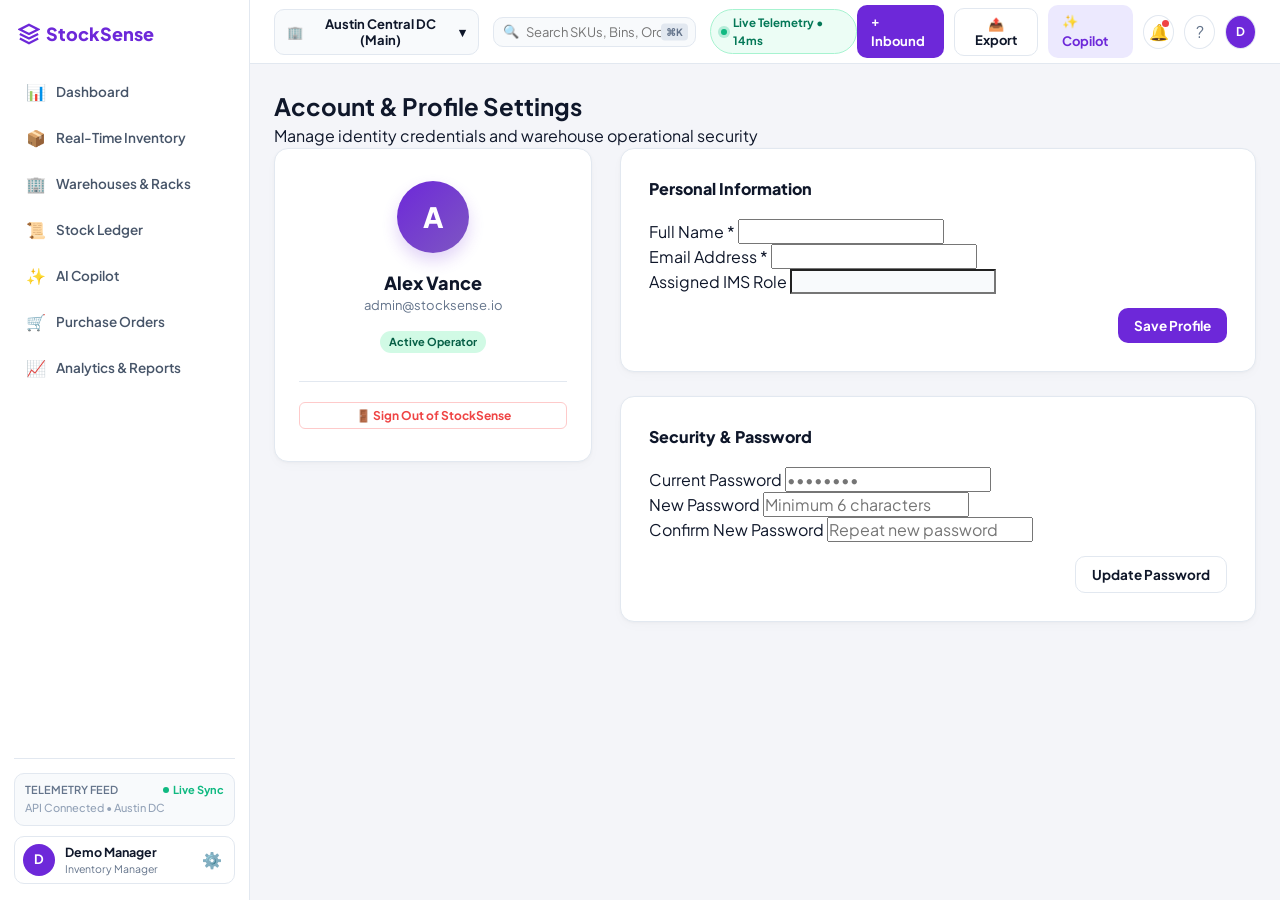
<file: frontend/profile.html>
<!DOCTYPE html>
<html lang="en">
<head>
    <meta charset="UTF-8">
    <meta name="viewport" content="width=device-width, initial-scale=1.0">
    <title>Profile Settings — StockSense IMS</title>
    <link rel="icon" type="image/svg+xml" href="assets/icons/favicon.svg">
    <!-- Design & Stylesheets -->
    <link rel="stylesheet" href="css/global.css">
    <link rel="stylesheet" href="css/table.css">
    <link rel="stylesheet" href="css/mobile.css">
</head>
<body>

    <div class="app-container">
        <!-- Sidebar Navigation -->
        <aside class="sidebar-container" id="sidebar-container"></aside>

        <!-- Main Content Area -->
        <main class="main-wrapper">
            <!-- Topbar Header -->
            <header class="topbar-container" id="topbar-container"></header>

            <!-- Page Body -->
            <div class="page-body">
                
                <!-- Section Header -->
                <div class="section-header-bar">
                    <div>
                        <h2 class="section-title">Account & Profile Settings</h2>
                        <p class="section-subtitle">Manage identity credentials and warehouse operational security</p>
                    </div>
                </div>

                <!-- Two-column settings layout -->
                <div style="display:grid; grid-template-columns: 1fr 2fr; gap:28px;">
                    
                    <!-- Left: Profile Summary Card -->
                    <div style="background:#FFFFFF; border:1px solid var(--border-color); border-radius:var(--radius-lg); padding:32px 24px; box-shadow:var(--shadow-card); text-align:center; height:fit-content;">
                        <div id="profile-display-avatar" style="width:72px; height:72px; border-radius:50%; background:linear-gradient(135deg, var(--primary), #7E57C2); color:#fff; display:flex; align-items:center; justify-content:center; font-size:28px; font-weight:800; margin:0 auto 16px auto; box-shadow:0 8px 16px var(--primary-glow);">
                            A
                        </div>
                        <h3 id="profile-display-name" style="font-size:18px; font-weight:800; color:var(--text-main);">Alex Vance</h3>
                        <p id="profile-display-email" style="font-size:13px; color:var(--text-muted); margin-bottom:12px;">admin@stocksense.io</p>
                        <span class="status-badge badge-done" style="font-size:11px;">Active Operator</span>

                        <div style="margin-top:28px; border-top:1px solid var(--border-color); padding-top:20px;">
                            <button type="button" class="btn btn-outline btn-sm" id="btn-profile-logout" style="width:100%; color:var(--danger); border-color:#FECACA;">
                                🚪 Sign Out of StockSense
                            </button>
                        </div>
                    </div>

                    <!-- Right: Forms Column -->
                    <div style="display:flex; flex-direction:column; gap:24px;">
                        
                        <!-- 1. Profile Details Card -->
                        <div style="background:#FFFFFF; border:1px solid var(--border-color); border-radius:var(--radius-lg); padding:28px; box-shadow:var(--shadow-card);">
                            <h3 style="font-size:16px; font-weight:800; margin-bottom:18px;">Personal Information</h3>

                            <form id="profile-form">
                                <div class="form-row">
                                    <div class="form-group">
                                        <label class="form-label" for="profile-name">Full Name *</label>
                                        <input type="text" id="profile-name" class="form-input" required>
                                    </div>
                                    <div class="form-group">
                                        <label class="form-label" for="profile-email">Email Address *</label>
                                        <input type="email" id="profile-email" class="form-input" required>
                                    </div>
                                </div>

                                <div class="form-group">
                                    <label class="form-label" for="profile-role">Assigned IMS Role</label>
                                    <input type="text" id="profile-role" class="form-input" readonly style="background:#F8FAFC; color:var(--text-muted); cursor:not-allowed;">
                                </div>

                                <div style="display:flex; justify-content:flex-end; margin-top:14px;">
                                    <button type="submit" class="btn btn-primary" id="btn-save-profile">
                                        <span>Save Profile</span>
                                    </button>
                                </div>
                            </form>
                        </div>

                        <!-- 2. Change Password Card -->
                        <div style="background:#FFFFFF; border:1px solid var(--border-color); border-radius:var(--radius-lg); padding:28px; box-shadow:var(--shadow-card);">
                            <h3 style="font-size:16px; font-weight:800; margin-bottom:18px;">Security & Password</h3>

                            <form id="password-form">
                                <div class="form-group">
                                    <label class="form-label" for="current-password">Current Password</label>
                                    <input type="password" id="current-password" class="form-input" placeholder="••••••••">
                                </div>

                                <div class="form-row">
                                    <div class="form-group">
                                        <label class="form-label" for="new-password">New Password</label>
                                        <input type="password" id="new-password" class="form-input" placeholder="Minimum 6 characters" minlength="6" required>
                                    </div>
                                    <div class="form-group">
                                        <label class="form-label" for="confirm-password">Confirm New Password</label>
                                        <input type="password" id="confirm-password" class="form-input" placeholder="Repeat new password" minlength="6" required>
                                    </div>
                                </div>

                                <div style="display:flex; justify-content:flex-end; margin-top:14px;">
                                    <button type="submit" class="btn btn-outline" id="btn-save-password">
                                        <span>Update Password</span>
                                    </button>
                                </div>
                            </form>
                        </div>

                    </div>
                </div>

            </div>
        </main>
    </div>

    <!-- Scripts -->
    <script src="js/api.js"></script>
    <script src="js/utils.js"></script>
    <script src="js/profile.js"></script>
</body>
</html>
</file>
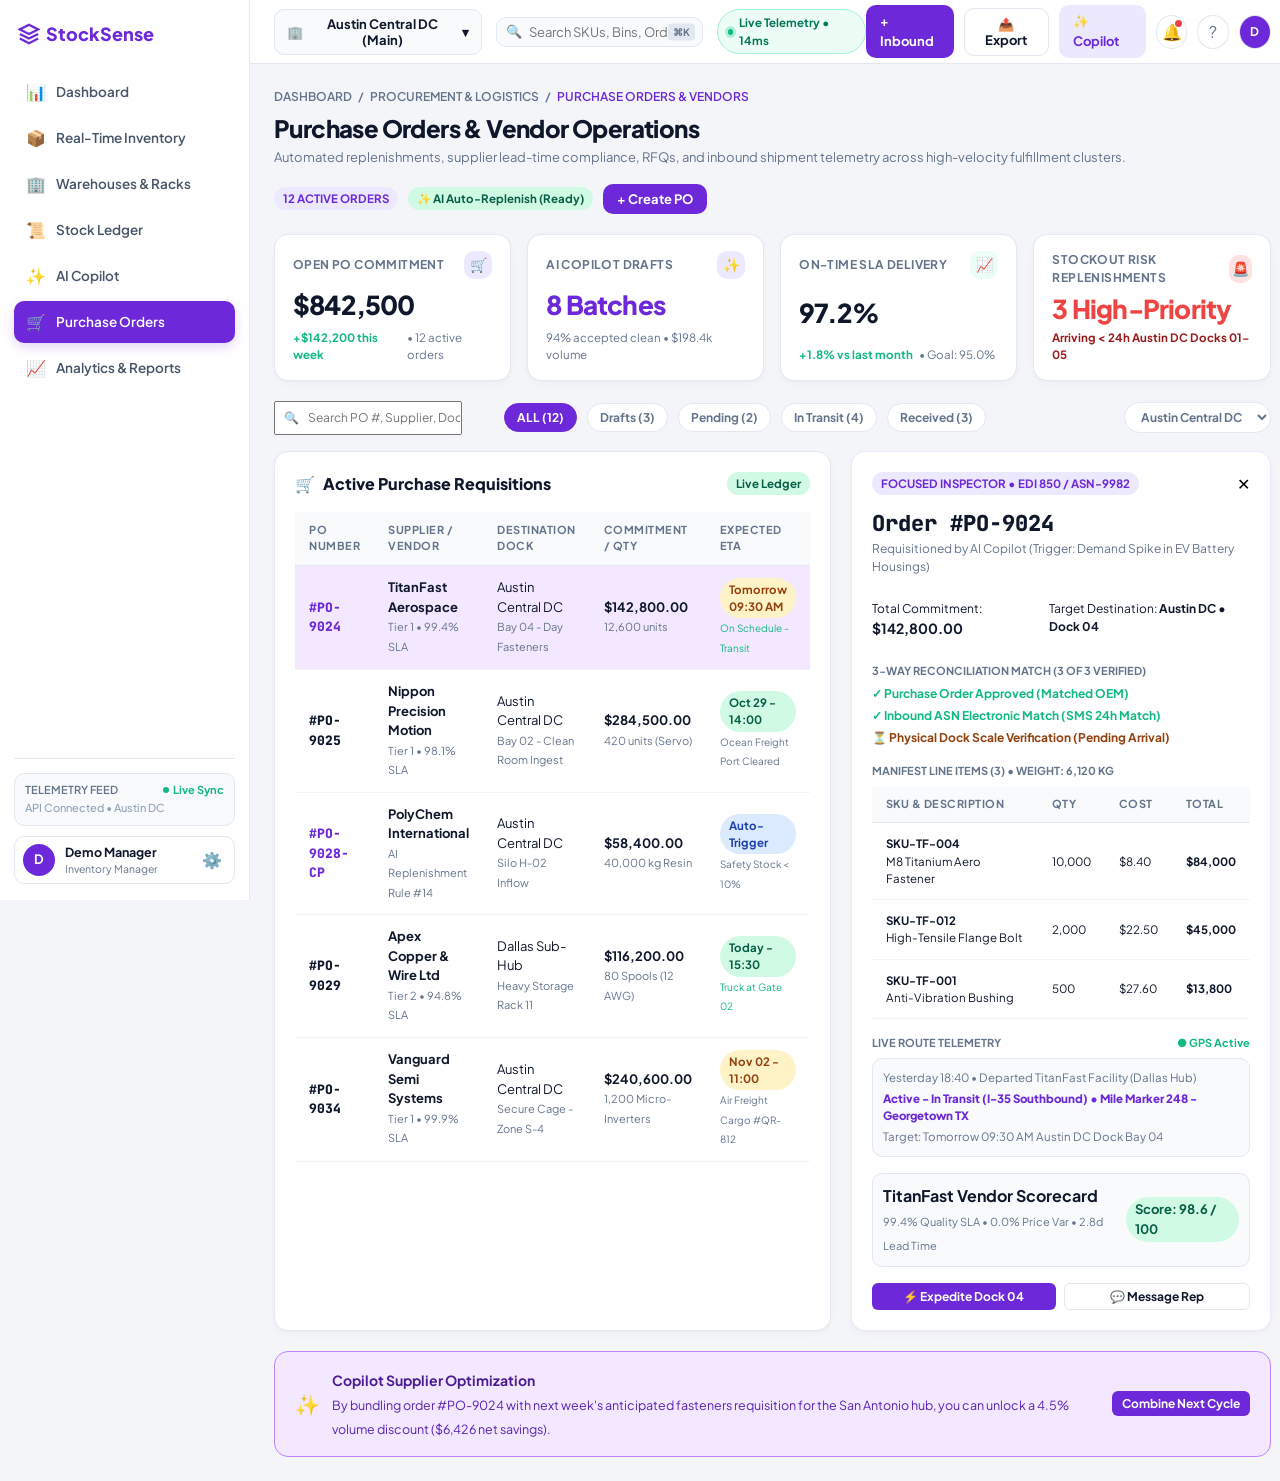
<file: frontend/receipts.html>
<!DOCTYPE html>
<html lang="en">
<head>
    <meta charset="UTF-8">
    <meta name="viewport" content="width=device-width, initial-scale=1.0">
    <title>Purchase Orders &amp; Vendors — StockSense IMS</title>
    <link rel="icon" type="image/svg+xml" href="assets/icons/favicon.svg">
    <link rel="stylesheet" href="css/global.css">
    <style>
        .po-grid {
            display: grid;
            grid-template-columns: 1fr 420px;
            gap: 20px;
        }

        .inspector-card {
            background: #FFFFFF;
            border: 1.5px solid var(--primary-light);
            border-radius: var(--radius-lg);
            padding: 20px;
            box-shadow: var(--shadow-card);
        }

        .timeline-track {
            border-left: 2px stroke var(--primary);
            padding-left: 16px;
            margin: 12px 0;
            position: relative;
        }

        .timeline-step {
            position: relative;
            margin-bottom: 14px;
            font-size: 12px;
        }

        .timeline-step::before {
            content: '';
            position: absolute;
            left: -22px;
            top: 2px;
            width: 10px;
            height: 10px;
            border-radius: 50%;
            background: var(--primary);
        }

        @media (max-width: 1100px) {
            .po-grid {
                grid-template-columns: 1fr;
            }
        }
    </style>
</head>
<body>

    <div class="app-container">
        <!-- Sidebar Navigation Container -->
        <aside class="sidebar-container" id="sidebar-container"></aside>

        <!-- Main Content Area -->
        <main class="main-wrapper">
            <!-- Topbar Header -->
            <header class="topbar-container" id="topbar-container"></header>

            <!-- Page Body -->
            <div class="page-body">
                
                <div class="breadcrumbs-bar">
                    <a href="dashboard.html">DASHBOARD</a> / <a href="#">PROCUREMENT &amp; LOGISTICS</a> / <span class="active">PURCHASE ORDERS &amp; VENDORS</span>
                </div>

                <div class="page-header-title-row">
                    <div>
                        <h1 class="page-title-heading">Purchase Orders &amp; Vendor Operations</h1>
                        <p class="page-title-sub">Automated replenishments, supplier lead-time compliance, RFQs, and inbound shipment telemetry across high-velocity fulfillment clusters.</p>
                    </div>
                    <div style="display:flex; gap:10px; align-items:center;">
                        <span class="status-badge badge-purple">12 ACTIVE ORDERS</span>
                        <span class="status-badge badge-done">✨ AI Auto-Replenish (Ready)</span>
                        <button class="topbar-btn topbar-btn-purple" onclick="openModal('modal-new-po')">+ Create PO</button>
                    </div>
                </div>

                <!-- 4 Top KPI Cards -->
                <div class="kpi-4-grid">
                    <div class="kpi-box">
                        <div class="kpi-box-top">
                            <span class="kpi-box-title">OPEN PO COMMITMENT</span>
                            <span class="kpi-box-icon" style="background:#ECE9FE; color:#6D28D9;">🛒</span>
                        </div>
                        <div class="kpi-box-val">$842,500</div>
                        <div class="kpi-box-sub"><span style="color:var(--success); font-weight:700;">+$142,200 this week</span> &bull; 12 active orders</div>
                    </div>

                    <div class="kpi-box">
                        <div class="kpi-box-top">
                            <span class="kpi-box-title">AI COPILOT DRAFTS</span>
                            <span class="kpi-box-icon" style="background:#ECE9FE; color:#6D28D9;">✨</span>
                        </div>
                        <div class="kpi-box-val" style="color:var(--primary);">8 Batches</div>
                        <div class="kpi-box-sub">94% accepted clean &bull; $198.4k volume</div>
                    </div>

                    <div class="kpi-box">
                        <div class="kpi-box-top">
                            <span class="kpi-box-title">ON-TIME SLA DELIVERY</span>
                            <span class="kpi-box-icon" style="background:#ECFDF5; color:#10B981;">📈</span>
                        </div>
                        <div class="kpi-box-val">97.2%</div>
                        <div class="kpi-box-sub"><span style="color:var(--success); font-weight:700;">+1.8% vs last month</span> &bull; Goal: 95.0%</div>
                    </div>

                    <div class="kpi-box">
                        <div class="kpi-box-top">
                            <span class="kpi-box-title">STOCKOUT RISK REPLENISHMENTS</span>
                            <span class="kpi-box-icon" style="background:#FEE2E2; color:#DC2626;">🚨</span>
                        </div>
                        <div class="kpi-box-val" style="color:var(--danger);">3 High-Priority</div>
                        <div class="kpi-box-sub" style="color:var(--danger-text); font-weight:700;">Arriving &lt; 24h Austin DC Docks 01-05</div>
                    </div>
                </div>

                <!-- Filter & Tabs -->
                <div class="filter-toolbar">
                    <div style="position:relative; width:220px;">
                        <input type="text" class="form-input" placeholder="Search PO #, Supplier, Dock..." style="padding-left:32px; height:34px; font-size:12px;" />
                        <span style="position:absolute; left:10px; top:50%; transform:translateY(-50%); font-size:12px; color:var(--text-subtle);">🔍</span>
                    </div>

                    <button class="filter-chip active">ALL (12)</button>
                    <button class="filter-chip">Drafts (3)</button>
                    <button class="filter-chip">Pending (2)</button>
                    <button class="filter-chip">In Transit (4)</button>
                    <button class="filter-chip">Received (3)</button>

                    <select class="filter-chip" style="margin-left:auto; outline:none;">
                        <option>Austin Central DC</option>
                        <option>Houston Hub</option>
                    </select>
                </div>

                <!-- Main Grid Layout -->
                <div class="po-grid">
                    <!-- Table -->
                    <div class="content-card" style="margin-bottom:0;">
                        <div class="content-card-header">
                            <div class="content-card-title">
                                <span>🛒</span> Active Purchase Requisitions
                            </div>
                            <span class="status-badge badge-done">Live Ledger</span>
                        </div>

                        <div class="table-responsive">
                            <table class="data-table">
                                <thead>
                                    <tr>
                                        <th>PO Number</th>
                                        <th>Supplier / Vendor</th>
                                        <th>Destination Dock</th>
                                        <th>Commitment / Qty</th>
                                        <th>Expected ETA</th>
                                    </tr>
                                </thead>
                                <tbody>
                                    <tr style="background:#F3E8FF; cursor:pointer;" onclick="showToast('Selected #PO-9024 in Inspector', 'info')">
                                        <td><span class="mono-font" style="font-weight:800; color:var(--primary);">#PO-9024</span></td>
                                        <td>
                                            <strong>TitanFast Aerospace</strong><br>
                                            <span style="font-size:11px; color:var(--text-muted);">Tier 1 &bull; 99.4% SLA</span>
                                        </td>
                                        <td>Austin Central DC<br><span style="font-size:11px; color:var(--text-muted);">Bay 04 - Day Fasteners</span></td>
                                        <td><strong>$142,800.00</strong><br><span style="font-size:11px; color:var(--text-muted);">12,600 units</span></td>
                                        <td><span class="status-badge badge-waiting">Tomorrow 09:30 AM</span><br><span style="font-size:10px; color:var(--success);">On Schedule - Transit</span></td>
                                    </tr>
                                    <tr>
                                        <td><span class="mono-font" style="font-weight:800; color:var(--text-main);">#PO-9025</span></td>
                                        <td>
                                            <strong>Nippon Precision Motion</strong><br>
                                            <span style="font-size:11px; color:var(--text-muted);">Tier 1 &bull; 98.1% SLA</span>
                                        </td>
                                        <td>Austin Central DC<br><span style="font-size:11px; color:var(--text-muted);">Bay 02 - Clean Room Ingest</span></td>
                                        <td><strong>$284,500.00</strong><br><span style="font-size:11px; color:var(--text-muted);">420 units (Servo)</span></td>
                                        <td><span class="status-badge badge-done">Oct 29 - 14:00</span><br><span style="font-size:10px; color:var(--text-muted);">Ocean Freight Port Cleared</span></td>
                                    </tr>
                                    <tr>
                                        <td><span class="mono-font" style="font-weight:800; color:var(--primary);">#PO-9028-CP</span></td>
                                        <td>
                                            <strong>PolyChem International</strong><br>
                                            <span style="font-size:11px; color:var(--text-muted);">AI Replenishment Rule #14</span>
                                        </td>
                                        <td>Austin Central DC<br><span style="font-size:11px; color:var(--text-muted);">Silo H-02 Inflow</span></td>
                                        <td><strong>$58,400.00</strong><br><span style="font-size:11px; color:var(--text-muted);">40,000 kg Resin</span></td>
                                        <td><span class="status-badge badge-info">Auto-Trigger</span><br><span style="font-size:10px; color:var(--text-muted);">Safety Stock &lt; 10%</span></td>
                                    </tr>
                                    <tr>
                                        <td><span class="mono-font" style="font-weight:800; color:var(--text-main);">#PO-9029</span></td>
                                        <td>
                                            <strong>Apex Copper &amp; Wire Ltd</strong><br>
                                            <span style="font-size:11px; color:var(--text-muted);">Tier 2 &bull; 94.8% SLA</span>
                                        </td>
                                        <td>Dallas Sub-Hub<br><span style="font-size:11px; color:var(--text-muted);">Heavy Storage Rack 11</span></td>
                                        <td><strong>$116,200.00</strong><br><span style="font-size:11px; color:var(--text-muted);">80 Spools (12 AWG)</span></td>
                                        <td><span class="status-badge badge-done">Today - 15:30</span><br><span style="font-size:10px; color:var(--success);">Truck at Gate 02</span></td>
                                    </tr>
                                    <tr>
                                        <td><span class="mono-font" style="font-weight:800; color:var(--text-main);">#PO-9034</span></td>
                                        <td>
                                            <strong>Vanguard Semi Systems</strong><br>
                                            <span style="font-size:11px; color:var(--text-muted);">Tier 1 &bull; 99.9% SLA</span>
                                        </td>
                                        <td>Austin Central DC<br><span style="font-size:11px; color:var(--text-muted);">Secure Cage - Zone S-4</span></td>
                                        <td><strong>$240,600.00</strong><br><span style="font-size:11px; color:var(--text-muted);">1,200 Micro-Inverters</span></td>
                                        <td><span class="status-badge badge-waiting">Nov 02 - 11:00</span><br><span style="font-size:10px; color:var(--text-muted);">Air Freight Cargo #QR-812</span></td>
                                    </tr>
                                </tbody>
                            </table>
                        </div>
                    </div>

                    <!-- Right Inspector -->
                    <div class="inspector-card">
                        <div style="display:flex; justify-content:space-between; align-items:center; margin-bottom:12px;">
                            <span class="status-badge badge-purple">FOCUSED INSPECTOR &bull; EDI 850 / ASN-9982</span>
                            <button style="background:none; border:none; font-size:16px; cursor:pointer;">✕</button>
                        </div>

                        <h2 style="font-size:22px; font-weight:900; color:var(--text-main);" class="mono-font">Order #PO-9024</h2>
                        <div style="font-size:12px; color:var(--text-muted); margin-bottom:14px;">Requisitioned by AI Copilot (Trigger: Demand Spike in EV Battery Housings)</div>

                        <div style="display:flex; justify-content:space-between; padding:10px 0; border-y:1px solid var(--border-color); font-size:12px;">
                            <div>Total Commitment: <strong style="font-size:14px; color:var(--text-main);">$142,800.00</strong></div>
                            <div>Target Destination: <strong>Austin DC &bull; Dock 04</strong></div>
                        </div>

                        <!-- 3-Way Reconciliation Match -->
                        <div style="margin-top:14px;">
                            <div style="font-size:11px; font-weight:700; color:var(--text-muted); text-transform:uppercase; margin-bottom:6px;">3-Way Reconciliation Match (3 of 3 Verified)</div>
                            <div style="font-size:12px; display:flex; flex-direction:column; gap:4px;">
                                <div style="color:var(--success); font-weight:700;">✓ Purchase Order Approved (Matched OEM)</div>
                                <div style="color:var(--success); font-weight:700;">✓ Inbound ASN Electronic Match (SMS 24h Match)</div>
                                <div style="color:var(--warning-text); font-weight:700;">⏳ Physical Dock Scale Verification (Pending Arrival)</div>
                            </div>
                        </div>

                        <!-- Manifest Items Table -->
                        <div style="margin-top:16px;">
                            <div style="font-size:11px; font-weight:700; color:var(--text-muted); text-transform:uppercase; margin-bottom:6px;">MANIFEST LINE ITEMS (3) &bull; Weight: 6,120 kg</div>
                            <div class="table-responsive">
                                <table class="data-table" style="font-size:11.5px;">
                                    <thead>
                                        <tr>
                                            <th>SKU &amp; Description</th>
                                            <th>Qty</th>
                                            <th>Cost</th>
                                            <th>Total</th>
                                        </tr>
                                    </thead>
                                    <tbody>
                                        <tr>
                                            <td><strong>SKU-TF-004</strong><br>M8 Titanium Aero Fastener</td>
                                            <td>10,000</td>
                                            <td>$8.40</td>
                                            <td><strong>$84,000</strong></td>
                                        </tr>
                                        <tr>
                                            <td><strong>SKU-TF-012</strong><br>High-Tensile Flange Bolt</td>
                                            <td>2,000</td>
                                            <td>$22.50</td>
                                            <td><strong>$45,000</strong></td>
                                        </tr>
                                        <tr>
                                            <td><strong>SKU-TF-001</strong><br>Anti-Vibration Bushing</td>
                                            <td>500</td>
                                            <td>$27.60</td>
                                            <td><strong>$13,800</strong></td>
                                        </tr>
                                    </tbody>
                                </table>
                            </div>
                        </div>

                        <!-- Route Telemetry -->
                        <div style="margin-top:16px;">
                            <div style="display:flex; justify-content:space-between; font-size:11px; font-weight:700; color:var(--text-muted);">
                                <span>LIVE ROUTE TELEMETRY</span>
                                <span style="color:var(--success);">● GPS Active</span>
                            </div>

                            <div style="background:#F8FAFC; border:1px solid var(--border-color); border-radius:var(--radius-md); padding:10px; margin-top:6px; font-size:11.5px;">
                                <div style="color:var(--text-muted);">Yesterday 18:40 &bull; Departed TitanFast Facility (Dallas Hub)</div>
                                <div style="color:var(--primary); font-weight:800; margin:4px 0;">Active - In Transit (I-35 Southbound) &bull; Mile Marker 248 - Georgetown TX</div>
                                <div style="color:var(--text-muted);">Target: Tomorrow 09:30 AM Austin DC Dock Bay 04</div>
                            </div>
                        </div>

                        <!-- Vendor Scorecard -->
                        <div style="margin-top:16px; background:#F8FAFC; border:1px solid var(--border-color); border-radius:var(--radius-md); padding:10px; display:flex; justify-content:space-between; align-items:center;">
                            <div>
                                <strong>TitanFast Vendor Scorecard</strong><br>
                                <span style="font-size:11px; color:var(--text-muted);">99.4% Quality SLA &bull; 0.0% Price Var &bull; 2.8d Lead Time</span>
                            </div>
                            <span class="status-badge badge-done" style="font-size:13px;">Score: 98.6 / 100</span>
                        </div>

                        <div style="display:flex; gap:8px; margin-top:16px;">
                            <button class="btn btn-primary btn-sm" style="flex:1;" onclick="showToast('Expedited Dock 04 intake priority!', 'success')">⚡ Expedite Dock 04</button>
                            <button class="btn btn-outline btn-sm" style="flex:1;" onclick="showToast('Messaging TitanFast representative...', 'info')">💬 Message Rep</button>
                        </div>
                    </div>
                </div>

                <!-- Copilot Optimization Banner -->
                <div style="background:#F3E8FF; border:1px solid #C084FC; border-radius:var(--radius-lg); padding:16px 20px; margin-top:20px; display:flex; align-items:center; justify-content:space-between;">
                    <div style="display:flex; align-items:center; gap:12px;">
                        <span style="font-size:20px;">✨</span>
                        <div>
                            <strong style="color:#4C1D95; font-size:14px;">Copilot Supplier Optimization</strong><br>
                            <span style="font-size:12.5px; color:#5B21B6;">By bundling order #PO-9024 with next week's anticipated fasteners requisition for the San Antonio hub, you can unlock a 4.5% volume discount ($6,426 net savings).</span>
                        </div>
                    </div>
                    <button class="btn btn-primary btn-sm" onclick="showToast('Combined next cycle POs with TitanFast!', 'success')">Combine Next Cycle</button>
                </div>

            </div>
        </main>
    </div>

    <!-- Modal New PO -->
    <div class="modal-overlay" id="modal-new-po">
        <div class="modal-card">
            <div class="modal-header">
                <h3 class="modal-title">Create New Purchase Order</h3>
                <button class="modal-close" onclick="closeModal('modal-new-po')">&times;</button>
            </div>
            <div class="modal-body">
                <div class="form-group">
                    <label class="form-label">Vendor / Supplier</label>
                    <select class="form-select">
                        <option>TitanFast Aerospace</option>
                        <option>Nippon Precision Motion</option>
                        <option>Phelps Copper Global</option>
                    </select>
                </div>
                <div class="form-group">
                    <label class="form-label">Destination Dock</label>
                    <select class="form-select">
                        <option>Austin Central DC - Dock 04</option>
                        <option>Austin Central DC - Dock 02</option>
                        <option>Houston Logistics Hub</option>
                    </select>
                </div>
                <div class="form-row">
                    <div class="form-group">
                        <label class="form-label">Order Commitment ($)</label>
                        <input type="number" class="form-input" value="45000" />
                    </div>
                    <div class="form-group">
                        <label class="form-label">Expected Delivery Date</label>
                        <input type="date" class="form-input" value="2026-09-28" />
                    </div>
                </div>
            </div>
            <div class="modal-footer">
                <button class="btn btn-outline" onclick="closeModal('modal-new-po')">Cancel</button>
                <button class="btn btn-primary" onclick="closeModal('modal-new-po'); showToast('New PO created successfully!', 'success');">Create Purchase Order</button>
            </div>
        </div>
    </div>

    <!-- Scripts -->
    <script src="js/api.js"></script>
    <script src="js/utils.js"></script>
    <script>
        document.addEventListener("DOMContentLoaded", () => {
            renderSidebar("receipts");
            renderTopbar("Purchase Orders & Vendors", "Procurement & Logistics");
        });
    </script>
</body>
</html>
</file>
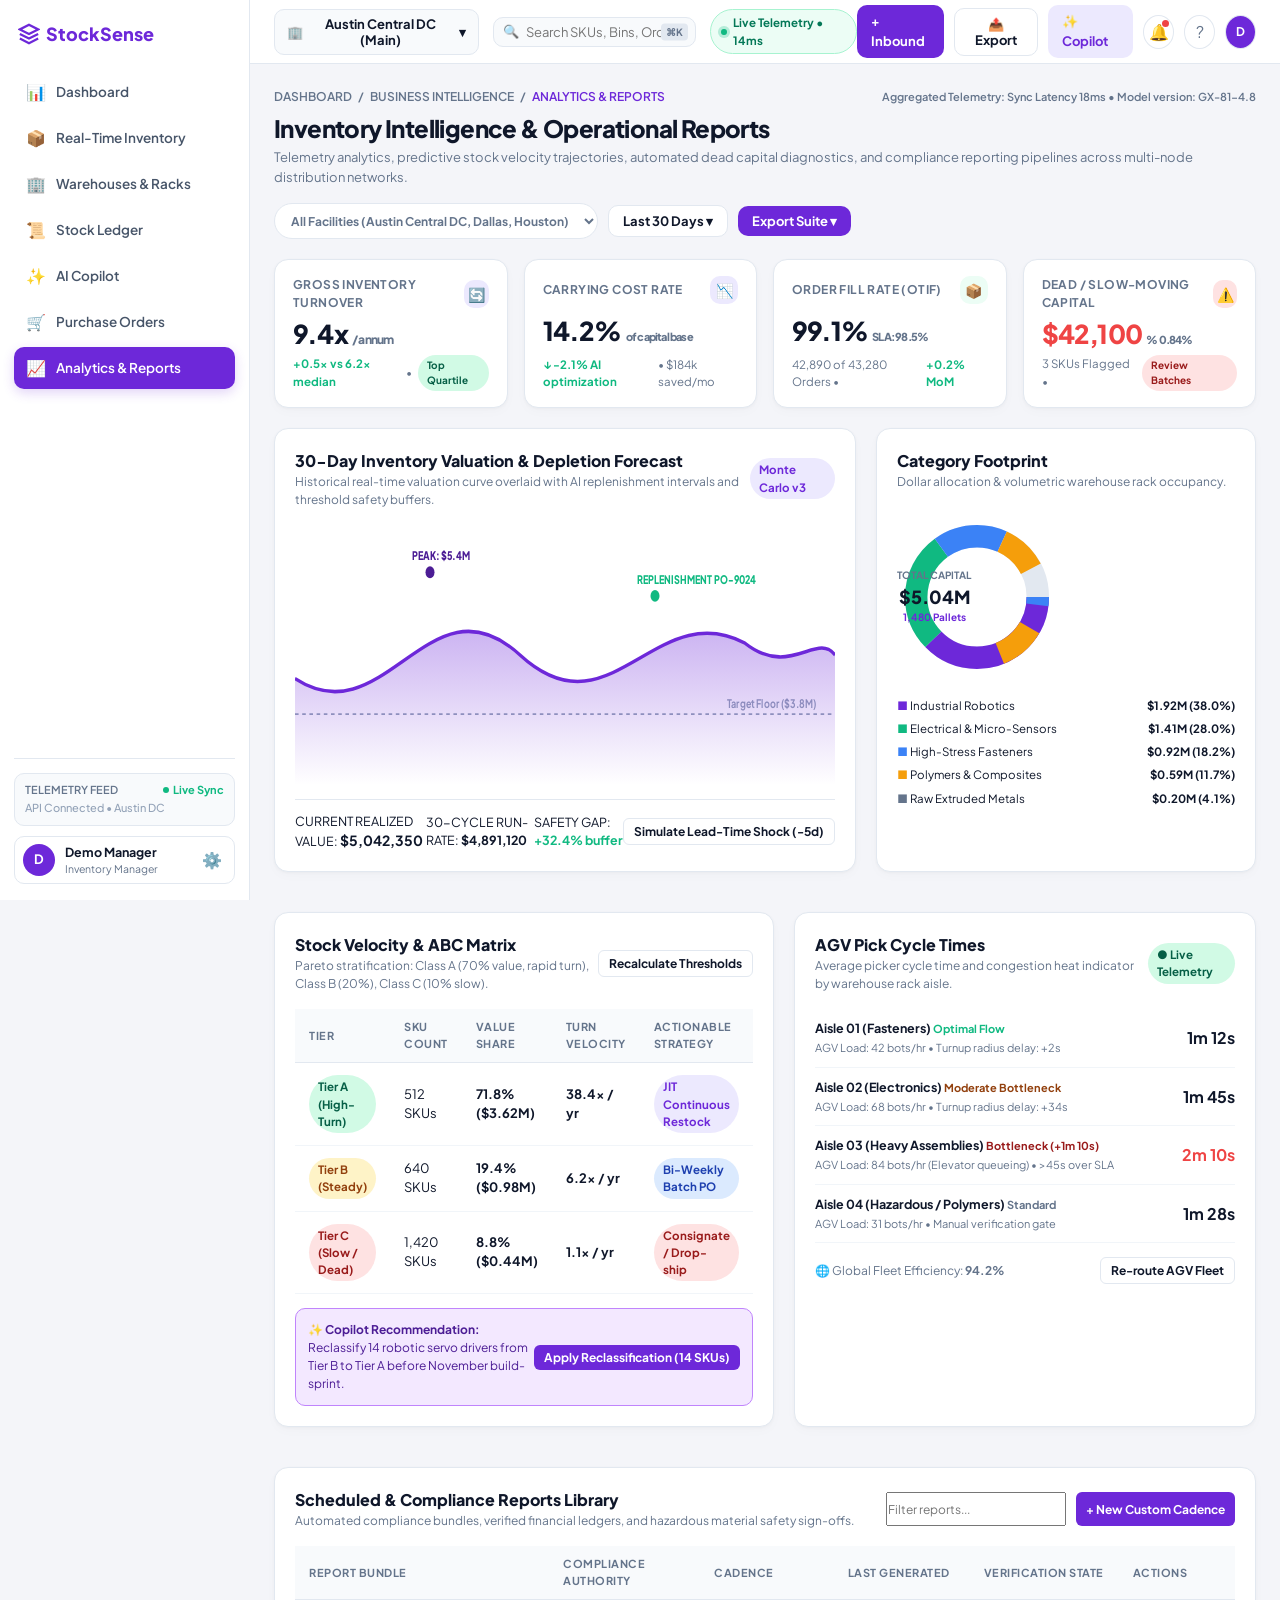
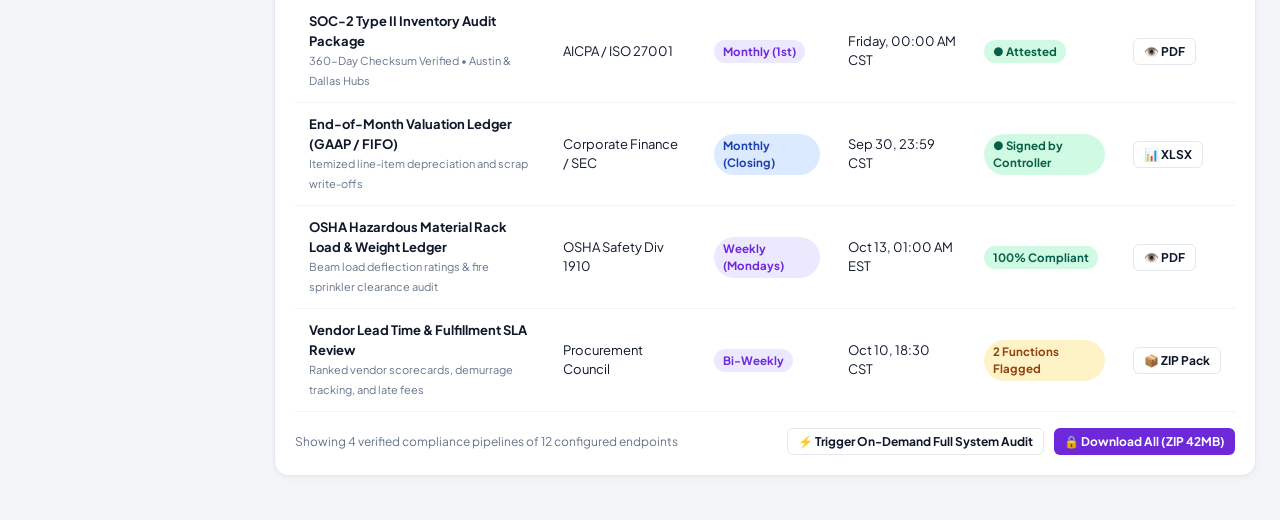
<file: frontend/reports.html>
<!DOCTYPE html>
<html lang="en">
<head>
    <meta charset="UTF-8">
    <meta name="viewport" content="width=device-width, initial-scale=1.0">
    <title>Analytics &amp; Reports — StockSense IMS</title>
    <link rel="icon" type="image/svg+xml" href="assets/icons/favicon.svg">
    <link rel="stylesheet" href="css/global.css">
    <style>
        .reports-grid-2 {
            display: grid;
            grid-template-columns: 1fr 380px;
            gap: 20px;
            margin-bottom: 20px;
        }

        .reports-grid-equal {
            display: grid;
            grid-template-columns: 1fr 1fr;
            gap: 20px;
            margin-bottom: 20px;
        }

        .aisle-progress-row {
            display: flex;
            align-items: center;
            justify-content: space-between;
            padding: 10px 0;
            border-bottom: 1px solid #F1F5F9;
            font-size: 12.5px;
        }

        @media (max-width: 1100px) {
            .reports-grid-2, .reports-grid-equal {
                grid-template-columns: 1fr;
            }
        }
    </style>
</head>
<body>

    <div class="app-container">
        <!-- Sidebar Navigation Container -->
        <aside class="sidebar-container" id="sidebar-container"></aside>

        <!-- Main Content Area -->
        <main class="main-wrapper">
            <!-- Topbar Header -->
            <header class="topbar-container" id="topbar-container"></header>

            <!-- Page Body -->
            <div class="page-body">
                
                <div class="breadcrumbs-bar">
                    <a href="dashboard.html">DASHBOARD</a> / <a href="#">BUSINESS INTELLIGENCE</a> / <span class="active">ANALYTICS &amp; REPORTS</span>
                    <span style="margin-left:auto; font-size:11px; color:var(--text-muted);">Aggregated Telemetry: Sync Latency 18ms &bull; Model version: GX-81-4.8</span>
                </div>

                <div class="page-header-title-row">
                    <div>
                        <h1 class="page-title-heading">Inventory Intelligence &amp; Operational Reports</h1>
                        <p class="page-title-sub">Telemetry analytics, predictive stock velocity trajectories, automated dead capital diagnostics, and compliance reporting pipelines across multi-node distribution networks.</p>
                    </div>
                    <div style="display:flex; gap:10px; align-items:center;">
                        <select class="filter-chip" style="outline:none; height:36px; padding:0 12px;">
                            <option>All Facilities (Austin Central DC, Dallas, Houston)</option>
                            <option>Austin Central DC</option>
                        </select>
                        <button class="topbar-btn topbar-btn-outline">Last 30 Days ▾</button>
                        <button class="topbar-btn topbar-btn-purple">Export Suite ▾</button>
                    </div>
                </div>

                <!-- 4 Top KPI Cards -->
                <div class="kpi-4-grid">
                    <div class="kpi-box">
                        <div class="kpi-box-top">
                            <span class="kpi-box-title">GROSS INVENTORY TURNOVER</span>
                            <span class="kpi-box-icon" style="background:#ECE9FE; color:#6D28D9;">🔄</span>
                        </div>
                        <div class="kpi-box-val">9.4x <span style="font-size:12px; color:var(--text-muted);">/ annum</span></div>
                        <div class="kpi-box-sub"><span style="color:var(--success); font-weight:700;">+0.5x vs 6.2x median</span> &bull; <span class="status-badge badge-done" style="font-size:10px;">Top Quartile</span></div>
                    </div>

                    <div class="kpi-box">
                        <div class="kpi-box-top">
                            <span class="kpi-box-title">CARRYING COST RATE</span>
                            <span class="kpi-box-icon" style="background:#ECE9FE; color:#6D28D9;">📉</span>
                        </div>
                        <div class="kpi-box-val">14.2% <span style="font-size:11px; color:var(--text-muted);">of capital base</span></div>
                        <div class="kpi-box-sub"><span style="color:var(--success); font-weight:700;">↓ -2.1% AI optimization</span> &bull; $184k saved/mo</div>
                    </div>

                    <div class="kpi-box">
                        <div class="kpi-box-top">
                            <span class="kpi-box-title">ORDER FILL RATE (OTIF)</span>
                            <span class="kpi-box-icon" style="background:#ECFDF5; color:#10B981;">📦</span>
                        </div>
                        <div class="kpi-box-val">99.1% <span style="font-size:11px; color:var(--text-muted);">SLA: 98.5%</span></div>
                        <div class="kpi-box-sub">42,890 of 43,280 Orders &bull; <span style="color:var(--success); font-weight:700;">+0.2% MoM</span></div>
                    </div>

                    <div class="kpi-box">
                        <div class="kpi-box-top">
                            <span class="kpi-box-title">DEAD / SLOW-MOVING CAPITAL</span>
                            <span class="kpi-box-icon" style="background:#FEE2E2; color:#DC2626;">⚠️</span>
                        </div>
                        <div class="kpi-box-val" style="color:var(--danger);">$42,100 <span style="font-size:11px; color:var(--text-muted);">% 0.84%</span></div>
                        <div class="kpi-box-sub">3 SKUs Flagged &bull; <span class="status-badge badge-danger" style="font-size:10px; cursor:pointer;" onclick="showToast('Reviewing slow-moving capital batches...', 'info')">Review Batches</span></div>
                    </div>
                </div>

                <!-- First Row Visualizations -->
                <div class="reports-grid-2">
                    <!-- Left Valuation SVG Wave Chart -->
                    <div class="content-card">
                        <div class="content-card-header">
                            <div>
                                <div class="content-card-title">30-Day Inventory Valuation &amp; Depletion Forecast</div>
                                <div style="font-size:12px; color:var(--text-muted);">Historical real-time valuation curve overlaid with AI replenishment intervals and threshold safety buffers.</div>
                            </div>
                            <span class="status-badge badge-purple">Monte Carlo v3</span>
                        </div>

                        <!-- Smooth Wave SVG Chart -->
                        <div style="height:260px; width:100%; position:relative;">
                            <svg width="100%" height="100%" viewBox="0 0 600 220" preserveAspectRatio="none">
                                <defs>
                                    <linearGradient id="purpleGradient" x1="0" y1="0" x2="0" y2="1">
                                        <stop offset="0%" stop-color="#6D28D9" stop-opacity="0.35"/>
                                        <stop offset="100%" stop-color="#6D28D9" stop-opacity="0.0"/>
                                    </linearGradient>
                                </defs>

                                <!-- Target Floor Line -->
                                <line x1="0" y1="160" x2="600" y2="160" stroke="#94A3B8" stroke-dasharray="4,4" stroke-width="1.5"/>
                                <text x="480" y="155" font-size="10" font-weight="700" fill="#94A3B8">Target Floor ($3.8M)</text>

                                <!-- Area Fill -->
                                <path d="M 0,130 C 100,180 150,40 250,110 C 350,180 400,60 500,100 C 550,130 580,90 600,110 L 600,220 L 0,220 Z" fill="url(#purpleGradient)"/>

                                <!-- Main Wave Line -->
                                <path d="M 0,130 C 100,180 150,40 250,110 C 350,180 400,60 500,100 C 550,130 580,90 600,110" fill="none" stroke="#6D28D9" stroke-width="3"/>

                                <!-- Data Nodes -->
                                <circle cx="150" cy="40" r="5" fill="#4C1D95"/>
                                <circle cx="400" cy="60" r="5" fill="#10B981"/>
                                <text x="130" y="30" font-size="10" font-weight="800" fill="#4C1D95">PEAK: $5.4M</text>
                                <text x="380" y="50" font-size="10" font-weight="800" fill="#10B981">REPLENISHMENT PO-9024</text>
                            </svg>
                        </div>

                        <div style="display:flex; justify-content:space-between; align-items:center; margin-top:14px; padding-top:12px; border-top:1px solid var(--border-color); font-size:12.5px;">
                            <div>CURRENT REALIZED VALUE: <strong style="color:var(--text-main); font-size:14px;">$5,042,350</strong></div>
                            <div>30-CYCLE RUN-RATE: <strong>$4,891,120</strong></div>
                            <div>SAFETY GAP: <span style="color:var(--success); font-weight:700;">+32.4% buffer</span></div>
                            <button class="btn btn-outline btn-sm" onclick="showToast('Simulating 5-day lead-time shock...', 'info')">Simulate Lead-Time Shock (-5d)</button>
                        </div>
                    </div>

                    <!-- Right Donut Category Footprint -->
                    <div class="content-card">
                        <div class="content-card-header">
                            <div>
                                <div class="content-card-title">Category Footprint</div>
                                <div style="font-size:12px; color:var(--text-muted);">Dollar allocation &amp; volumetric warehouse rack occupancy.</div>
                            </div>
                        </div>

                        <!-- Donut Graphic -->
                        <div style="display:flex; justify-center; align-items:center; height:180px; position:relative;">
                            <svg width="160" height="160" viewBox="0 0 100 100">
                                <circle cx="50" cy="50" r="38" fill="none" stroke="#E2E8F0" stroke-width="14"/>
                                <circle cx="50" cy="50" r="38" fill="none" stroke="#6D28D9" stroke-width="14" stroke-dasharray="90 150" stroke-dashoffset="0"/>
                                <circle cx="50" cy="50" r="38" fill="none" stroke="#10B981" stroke-width="14" stroke-dasharray="65 150" stroke-dashoffset="-90"/>
                                <circle cx="50" cy="50" r="38" fill="none" stroke="#3B82F6" stroke-width="14" stroke-dasharray="40 150" stroke-dashoffset="-155"/>
                                <circle cx="50" cy="50" r="38" fill="none" stroke="#F59E0B" stroke-width="14" stroke-dasharray="25 150" stroke-dashoffset="-195"/>
                            </svg>
                            <div style="position:absolute; text-align:center;">
                                <div style="font-size:10px; color:var(--text-muted); font-weight:700;">TOTAL CAPITAL</div>
                                <div style="font-size:18px; font-weight:900; color:var(--text-main);">$5.04M</div>
                                <div style="font-size:10px; color:var(--primary); font-weight:700;">1,480 Pallets</div>
                            </div>
                        </div>

                        <!-- Legend -->
                        <div style="font-size:11.5px; display:flex; flex-direction:column; gap:6px; margin-top:10px;">
                            <div style="display:flex; justify-content:space-between;">
                                <span><span style="color:#6D28D9;">■</span> Industrial Robotics</span>
                                <strong>$1.92M (38.0%)</strong>
                            </div>
                            <div style="display:flex; justify-content:space-between;">
                                <span><span style="color:#10B981;">■</span> Electrical &amp; Micro-Sensors</span>
                                <strong>$1.41M (28.0%)</strong>
                            </div>
                            <div style="display:flex; justify-content:space-between;">
                                <span><span style="color:#3B82F6;">■</span> High-Stress Fasteners</span>
                                <strong>$0.92M (18.2%)</strong>
                            </div>
                            <div style="display:flex; justify-content:space-between;">
                                <span><span style="color:#F59E0B;">■</span> Polymers &amp; Composites</span>
                                <strong>$0.59M (11.7%)</strong>
                            </div>
                            <div style="display:flex; justify-content:space-between;">
                                <span><span style="color:#64748B;">■</span> Raw Extruded Metals</span>
                                <strong>$0.20M (4.1%)</strong>
                            </div>
                        </div>
                    </div>
                </div>

                <!-- Second Row Grid -->
                <div class="reports-grid-equal">
                    <!-- Stock Velocity ABC Matrix -->
                    <div class="content-card">
                        <div class="content-card-header">
                            <div>
                                <div class="content-card-title">Stock Velocity &amp; ABC Matrix</div>
                                <div style="font-size:12px; color:var(--text-muted);">Pareto stratification: Class A (70% value, rapid turn), Class B (20%), Class C (10% slow).</div>
                            </div>
                            <button class="btn btn-outline btn-sm">Recalculate Thresholds</button>
                        </div>

                        <div class="table-responsive">
                            <table class="data-table">
                                <thead>
                                    <tr>
                                        <th>Tier</th>
                                        <th>SKU Count</th>
                                        <th>Value Share</th>
                                        <th>Turn Velocity</th>
                                        <th>Actionable Strategy</th>
                                    </tr>
                                </thead>
                                <tbody>
                                    <tr>
                                        <td><span class="status-badge badge-done">Tier A (High-Turn)</span></td>
                                        <td>512 SKUs</td>
                                        <td><strong>71.8% ($3.62M)</strong></td>
                                        <td><strong>38.4x / yr</strong></td>
                                        <td><span class="status-badge badge-purple">JIT Continuous Restock</span></td>
                                    </tr>
                                    <tr>
                                        <td><span class="status-badge badge-waiting">Tier B (Steady)</span></td>
                                        <td>640 SKUs</td>
                                        <td><strong>19.4% ($0.98M)</strong></td>
                                        <td><strong>6.2x / yr</strong></td>
                                        <td><span class="status-badge badge-info">Bi-Weekly Batch PO</span></td>
                                    </tr>
                                    <tr>
                                        <td><span class="status-badge badge-danger">Tier C (Slow / Dead)</span></td>
                                        <td>1,420 SKUs</td>
                                        <td><strong>8.8% ($0.44M)</strong></td>
                                        <td><strong>1.1x / yr</strong></td>
                                        <td><span class="status-badge badge-danger">Consignate / Drop-ship</span></td>
                                    </tr>
                                </tbody>
                            </table>
                        </div>

                        <div style="background:#F3E8FF; border:1px solid #C084FC; border-radius:var(--radius-md); padding:12px; margin-top:14px; font-size:12px; color:#4C1D95; display:flex; justify-content:space-between; align-items:center;">
                            <div>
                                <strong>✨ Copilot Recommendation:</strong> Reclassify 14 robotic servo drivers from Tier B to Tier A before November build-sprint.
                            </div>
                            <button class="btn btn-primary btn-sm" onclick="showToast('Applied reclassification (14 SKUs upgraded to Tier A)', 'success')">Apply Reclassification (14 SKUs)</button>
                        </div>
                    </div>

                    <!-- AGV Pick Cycle Times -->
                    <div class="content-card">
                        <div class="content-card-header">
                            <div>
                                <div class="content-card-title">AGV Pick Cycle Times</div>
                                <div style="font-size:12px; color:var(--text-muted);">Average picker cycle time and congestion heat indicator by warehouse rack aisle.</div>
                            </div>
                            <span class="status-badge badge-done">● Live Telemetry</span>
                        </div>

                        <div class="aisle-progress-row">
                            <div>
                                <strong>Aisle 01 (Fasteners)</strong> <span style="color:var(--success); font-size:11px; font-weight:700;">Optimal Flow</span><br>
                                <span style="font-size:11px; color:var(--text-muted);">AGV Load: 42 bots/hr &bull; Turnup radius delay: +2s</span>
                            </div>
                            <strong style="font-size:16px;">1m 12s</strong>
                        </div>

                        <div class="aisle-progress-row">
                            <div>
                                <strong>Aisle 02 (Electronics)</strong> <span style="color:var(--warning-text); font-size:11px; font-weight:700;">Moderate Bottleneck</span><br>
                                <span style="font-size:11px; color:var(--text-muted);">AGV Load: 68 bots/hr &bull; Turnup radius delay: +34s</span>
                            </div>
                            <strong style="font-size:16px;">1m 45s</strong>
                        </div>

                        <div class="aisle-progress-row">
                            <div>
                                <strong>Aisle 03 (Heavy Assemblies)</strong> <span style="color:var(--danger-text); font-size:11px; font-weight:700;">Bottleneck (+1m 10s)</span><br>
                                <span style="font-size:11px; color:var(--text-muted);">AGV Load: 84 bots/hr (Elevator queueing) &bull; >45s over SLA</span>
                            </div>
                            <strong style="font-size:16px; color:var(--danger);">2m 10s</strong>
                        </div>

                        <div class="aisle-progress-row">
                            <div>
                                <strong>Aisle 04 (Hazardous / Polymers)</strong> <span style="color:var(--text-muted); font-size:11px; font-weight:700;">Standard</span><br>
                                <span style="font-size:11px; color:var(--text-muted);">AGV Load: 31 bots/hr &bull; Manual verification gate</span>
                            </div>
                            <strong style="font-size:16px;">1m 28s</strong>
                        </div>

                        <div style="margin-top:14px; font-size:12px; color:var(--text-muted); display:flex; justify-content:space-between; align-items:center;">
                            <span>🌐 Global Fleet Efficiency: <strong>94.2%</strong></span>
                            <button class="btn btn-outline btn-sm" onclick="showToast('Rerouting AGV Fleet to relieve Aisle 03 queue', 'info')">Re-route AGV Fleet</button>
                        </div>
                    </div>
                </div>

                <!-- Scheduled Reports Library -->
                <div class="content-card">
                    <div class="content-card-header">
                        <div>
                            <div class="content-card-title">Scheduled &amp; Compliance Reports Library</div>
                            <div style="font-size:12px; color:var(--text-muted);">Automated compliance bundles, verified financial ledgers, and hazardous material safety sign-offs.</div>
                        </div>
                        <div style="display:flex; gap:10px;">
                            <input type="text" class="form-input" placeholder="Filter reports..." style="width:180px; height:34px; font-size:12px;" />
                            <button class="btn btn-primary btn-sm">+ New Custom Cadence</button>
                        </div>
                    </div>

                    <div class="table-responsive">
                        <table class="data-table">
                            <thead>
                                <tr>
                                    <th>Report Bundle</th>
                                    <th>Compliance Authority</th>
                                    <th>Cadence</th>
                                    <th>Last Generated</th>
                                    <th>Verification State</th>
                                    <th>Actions</th>
                                </tr>
                            </thead>
                            <tbody>
                                <tr>
                                    <td>
                                        <strong>SOC-2 Type II Inventory Audit Package</strong><br>
                                        <span style="font-size:11px; color:var(--text-muted);">360-Day Checksum Verified &bull; Austin &amp; Dallas Hubs</span>
                                    </td>
                                    <td>AICPA / ISO 27001</td>
                                    <td><span class="status-badge badge-purple">Monthly (1st)</span></td>
                                    <td>Friday, 00:00 AM CST</td>
                                    <td><span class="status-badge badge-done">● Attested</span></td>
                                    <td>
                                        <button class="btn btn-outline btn-sm" onclick="showToast('Opening report PDF...', 'info')">👁️ PDF</button>
                                    </td>
                                </tr>
                                <tr>
                                    <td>
                                        <strong>End-of-Month Valuation Ledger (GAAP / FIFO)</strong><br>
                                        <span style="font-size:11px; color:var(--text-muted);">Itemized line-item depreciation and scrap write-offs</span>
                                    </td>
                                    <td>Corporate Finance / SEC</td>
                                    <td><span class="status-badge badge-info">Monthly (Closing)</span></td>
                                    <td>Sep 30, 23:59 CST</td>
                                    <td><span class="status-badge badge-done">● Signed by Controller</span></td>
                                    <td>
                                        <button class="btn btn-outline btn-sm" onclick="showToast('Downloading XLSX spreadsheet...', 'info')">📊 XLSX</button>
                                    </td>
                                </tr>
                                <tr>
                                    <td>
                                        <strong>OSHA Hazardous Material Rack Load &amp; Weight Ledger</strong><br>
                                        <span style="font-size:11px; color:var(--text-muted);">Beam load deflection ratings &amp; fire sprinkler clearance audit</span>
                                    </td>
                                    <td>OSHA Safety Div 1910</td>
                                    <td><span class="status-badge badge-purple">Weekly (Mondays)</span></td>
                                    <td>Oct 13, 01:00 AM EST</td>
                                    <td><span class="status-badge badge-done">100% Compliant</span></td>
                                    <td>
                                        <button class="btn btn-outline btn-sm" onclick="showToast('Opening OSHA report...', 'info')">👁️ PDF</button>
                                    </td>
                                </tr>
                                <tr>
                                    <td>
                                        <strong>Vendor Lead Time &amp; Fulfillment SLA Review</strong><br>
                                        <span style="font-size:11px; color:var(--text-muted);">Ranked vendor scorecards, demurrage tracking, and late fees</span>
                                    </td>
                                    <td>Procurement Council</td>
                                    <td><span class="status-badge badge-purple">Bi-Weekly</span></td>
                                    <td>Oct 10, 18:30 CST</td>
                                    <td><span class="status-badge badge-waiting">2 Functions Flagged</span></td>
                                    <td>
                                        <button class="btn btn-outline btn-sm" onclick="showToast('Exporting ZIP Package...', 'info')">📦 ZIP Pack</button>
                                    </td>
                                </tr>
                            </tbody>
                        </table>
                    </div>

                    <div style="display:flex; justify-content:space-between; align-items:center; margin-top:16px; font-size:12px; color:var(--text-muted);">
                        <span>Showing 4 verified compliance pipelines of 12 configured endpoints</span>
                        <div style="display:flex; gap:10px;">
                            <button class="btn btn-outline btn-sm" onclick="showToast('Triggering on-demand system audit...', 'info')">⚡ Trigger On-Demand Full System Audit</button>
                            <button class="btn btn-primary btn-sm" onclick="showToast('Downloading All PDF (ZIP 42MB)...', 'success')">🔒 Download All (ZIP 42MB)</button>
                        </div>
                    </div>
                </div>

            </div>
        </main>
    </div>

    <!-- Scripts -->
    <script src="js/api.js"></script>
    <script src="js/utils.js"></script>
    <script>
        document.addEventListener("DOMContentLoaded", () => {
            renderSidebar("reports");
            renderTopbar("Analytics & Reports", "Business Intelligence");
        });
    </script>
</body>
</html>
</file>
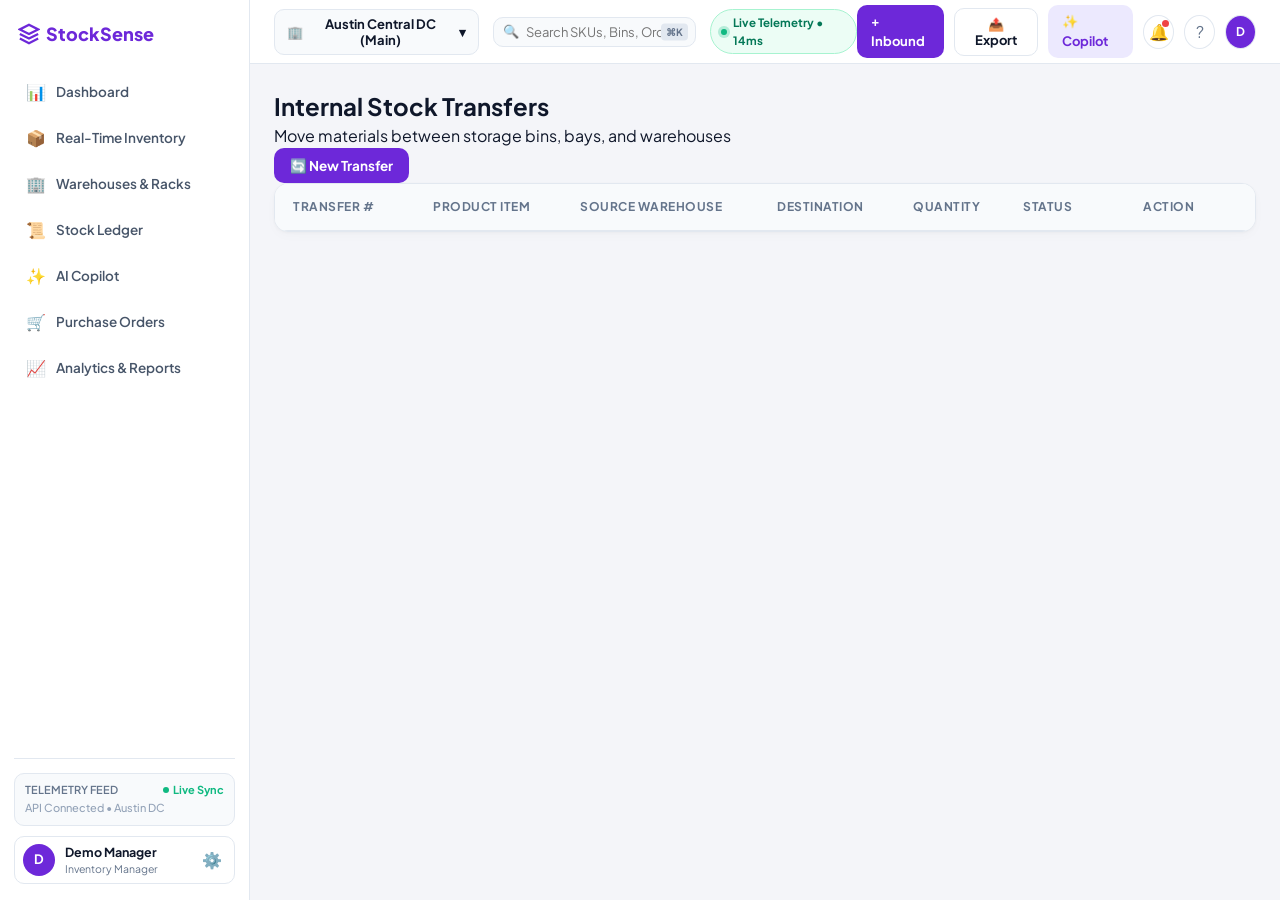
<file: frontend/transfers.html>
<!DOCTYPE html>
<html lang="en">
<head>
    <meta charset="UTF-8">
    <meta name="viewport" content="width=device-width, initial-scale=1.0">
    <title>Internal Transfers — StockSense IMS</title>
    <link rel="icon" type="image/svg+xml" href="assets/icons/favicon.svg">
    <!-- Design & Stylesheets -->
    <link rel="stylesheet" href="css/global.css">
    <link rel="stylesheet" href="css/table.css">
    <link rel="stylesheet" href="css/mobile.css">
</head>
<body>

    <div class="app-container">
        <!-- Sidebar Navigation -->
        <aside class="sidebar-container" id="sidebar-container"></aside>

        <!-- Main Content Area -->
        <main class="main-wrapper">
            <!-- Topbar Header -->
            <header class="topbar-container" id="topbar-container"></header>

            <!-- Page Body -->
            <div class="page-body">
                
                <!-- Section Header -->
                <div class="section-header-bar">
                    <div>
                        <h2 class="section-title">Internal Stock Transfers</h2>
                        <p class="section-subtitle">Move materials between storage bins, bays, and warehouses</p>
                    </div>
                    <button class="btn btn-primary" id="btn-new-transfer">
                        <span>🔄 New Transfer</span>
                    </button>
                </div>

                <!-- Transfers Table -->
                <div class="table-responsive">
                    <table class="data-table">
                        <thead>
                            <tr>
                                <th style="width: 140px;">Transfer #</th>
                                <th>Product Item</th>
                                <th>Source Warehouse</th>
                                <th>Destination</th>
                                <th style="width: 110px;">Quantity</th>
                                <th style="width: 120px;">Status</th>
                                <th style="width: 130px;">Action</th>
                            </tr>
                        </thead>
                        <tbody id="transfers-table-body">
                            <!-- Populated dynamically via transfers.js -->
                        </tbody>
                    </table>
                </div>

            </div>
        </main>
    </div>

    <!-- NEW TRANSFER MODAL -->
    <div class="modal-overlay" id="modal-transfer">
        <div class="modal-card">
            <div class="modal-header">
                <h3 class="modal-title">Create Internal Transfer</h3>
                <button type="button" class="modal-close" data-close-modal="modal-transfer">&times;</button>
            </div>

            <form id="transfer-form">
                <div class="modal-body">
                    <div class="form-group">
                        <label class="form-label" for="transfer-product">Product to Move *</label>
                        <select id="transfer-product" class="form-select" required></select>
                    </div>

                    <div class="form-row">
                        <div class="form-group">
                            <label class="form-label" for="transfer-from-wh">From Warehouse *</label>
                            <select id="transfer-from-wh" class="form-select" required></select>
                        </div>
                        <div class="form-group">
                            <label class="form-label" for="transfer-to-wh">To Warehouse *</label>
                            <select id="transfer-to-wh" class="form-select" required></select>
                        </div>
                    </div>

                    <div class="form-group">
                        <label class="form-label" for="transfer-qty">Quantity to Move *</label>
                        <input type="number" id="transfer-qty" class="form-input" placeholder="e.g. 25" min="1" step="any" required>
                    </div>
                </div>

                <div class="modal-footer">
                    <button type="button" class="btn btn-outline" data-close-modal="modal-transfer">Cancel</button>
                    <button type="submit" class="btn btn-primary" id="btn-submit-transfer">Initiate Transfer</button>
                </div>
            </form>
        </div>
    </div>

    <!-- Scripts -->
    <script src="js/api.js"></script>
    <script src="js/utils.js"></script>
    <script src="js/transfers.js"></script>
</body>
</html>
</file>
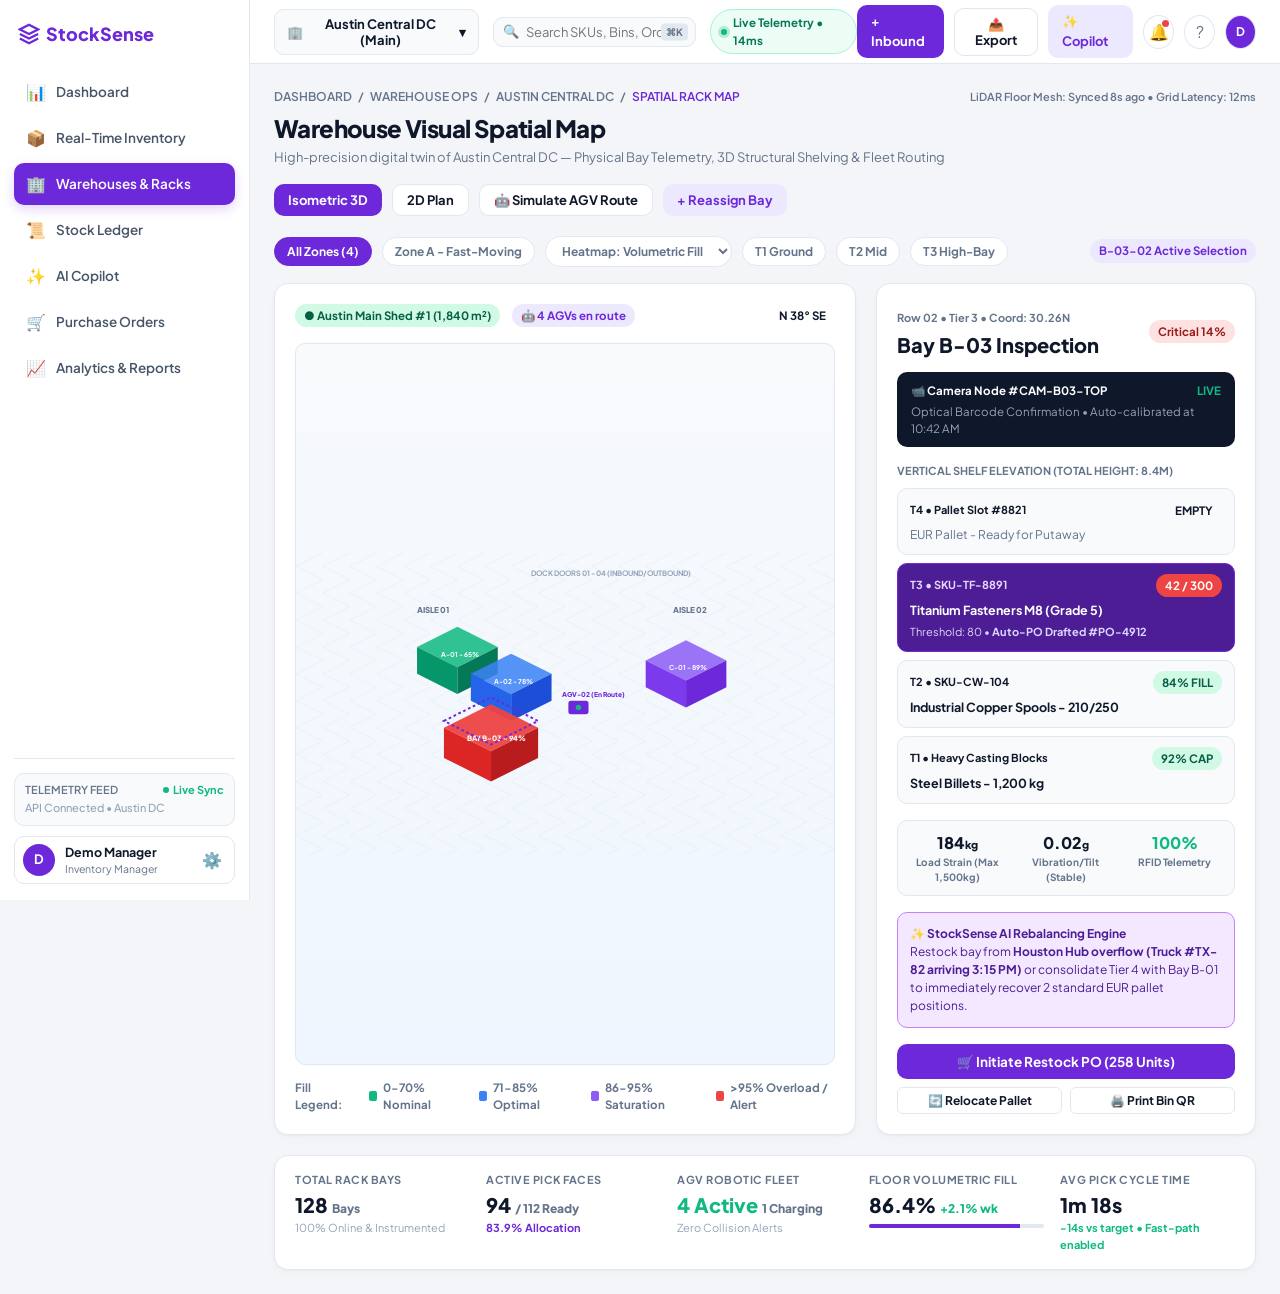
<file: frontend/warehouses.html>
<!DOCTYPE html>
<html lang="en">
<head>
    <meta charset="UTF-8">
    <meta name="viewport" content="width=device-width, initial-scale=1.0">
    <title>Warehouses & Racks — StockSense IMS</title>
    <link rel="icon" type="image/svg+xml" href="assets/icons/favicon.svg">
    <link rel="stylesheet" href="css/global.css">
    <style>
        .spatial-grid {
            display: grid;
            grid-template-columns: 1fr 380px;
            gap: 20px;
        }

        /* 3D Canvas Box */
        .spatial-canvas-card {
            background: #FFFFFF;
            border: 1px solid var(--border-color);
            border-radius: var(--radius-lg);
            padding: 20px;
            box-shadow: var(--shadow-card);
            position: relative;
            display: flex;
            flex-direction: column;
            min-height: 580px;
        }

        .spatial-canvas-header {
            display: flex;
            align-items: center;
            justify-content: space-between;
            margin-bottom: 16px;
        }

        .spatial-viewport {
            flex: 1;
            background: linear-gradient(180deg, #F8FAFC 0%, #EFF6FF 100%);
            border: 1px solid #E2E8F0;
            border-radius: var(--radius-md);
            position: relative;
            display: flex;
            align-items: center;
            justify-content: center;
            overflow: hidden;
        }

        .spatial-legend-bar {
            display: flex;
            align-items: center;
            gap: 20px;
            margin-top: 14px;
            font-size: 11.5px;
            font-weight: 700;
            color: var(--text-muted);
        }

        .legend-item {
            display: flex;
            align-items: center;
            gap: 6px;
        }

        .legend-dot {
            width: 10px;
            height: 10px;
            border-radius: 2px;
        }

        /* Bay Elevation Diagram */
        .shelf-tier {
            border: 1px solid var(--border-color);
            border-radius: var(--radius-md);
            padding: 10px 12px;
            margin-bottom: 8px;
            background: #F8FAFC;
        }

        .shelf-tier.active-critical {
            background: #4C1D95;
            color: #FFFFFF;
            border-color: #6D28D9;
        }

        .tier-header {
            display: flex;
            align-items: center;
            justify-content: space-between;
            font-size: 11px;
            font-weight: 700;
            margin-bottom: 4px;
        }

        .telemetry-trio {
            display: grid;
            grid-template-columns: repeat(3, 1fr);
            gap: 10px;
            margin-top: 14px;
            background: #F8FAFC;
            padding: 10px;
            border-radius: var(--radius-md);
            border: 1px solid var(--border-color);
            text-align: center;
        }

        .telemetry-trio-item {
            display: flex;
            flex-direction: column;
        }

        .telemetry-trio-val {
            font-size: 16px;
            font-weight: 800;
            color: var(--text-main);
        }

        .telemetry-trio-lbl {
            font-size: 10px;
            color: var(--text-muted);
            font-weight: 700;
        }

        /* Bottom Telemetry Metrics Strip */
        .rack-telemetry-bar {
            display: grid;
            grid-template-columns: repeat(5, 1fr);
            gap: 16px;
            margin-top: 20px;
            background: #FFFFFF;
            border: 1px solid var(--border-color);
            border-radius: var(--radius-lg);
            padding: 16px 20px;
            box-shadow: var(--shadow-card);
        }

        .rack-telemetry-col {
            display: flex;
            flex-direction: column;
        }

        .rack-telemetry-label {
            font-size: 11px;
            font-weight: 700;
            color: var(--text-muted);
            text-transform: uppercase;
            letter-spacing: 0.5px;
        }

        .rack-telemetry-val {
            font-size: 20px;
            font-weight: 800;
            color: var(--text-main);
            margin-top: 2px;
        }

        .rack-telemetry-sub {
            font-size: 11px;
            color: var(--text-subtle);
        }

        @media (max-width: 1100px) {
            .spatial-grid {
                grid-template-columns: 1fr;
            }
            .rack-telemetry-bar {
                grid-template-columns: repeat(2, 1fr);
            }
        }
    </style>
</head>
<body>

    <div class="app-container">
        <!-- Sidebar Navigation Container -->
        <aside class="sidebar-container" id="sidebar-container"></aside>

        <!-- Main Content Area -->
        <main class="main-wrapper">
            <!-- Topbar Header -->
            <header class="topbar-container" id="topbar-container"></header>

            <!-- Page Body -->
            <div class="page-body">
                
                <div class="breadcrumbs-bar">
                    <a href="dashboard.html">DASHBOARD</a> / <a href="#">WAREHOUSE OPS</a> / <span>AUSTIN CENTRAL DC</span> / <span class="active">SPATIAL RACK MAP</span>
                    <span style="margin-left:auto; font-size:11px; color:var(--text-muted);">LiDAR Floor Mesh: Synced 8s ago &bull; Grid Latency: 12ms</span>
                </div>

                <div class="page-header-title-row">
                    <div>
                        <h1 class="page-title-heading">Warehouse Visual Spatial Map</h1>
                        <p class="page-title-sub">High-precision digital twin of Austin Central DC — Physical Bay Telemetry, 3D Structural Shelving &amp; Fleet Routing</p>
                    </div>
                    <div style="display:flex; gap:10px;">
                        <button class="topbar-btn topbar-btn-purple">Isometric 3D</button>
                        <button class="topbar-btn topbar-btn-outline">2D Plan</button>
                        <button class="topbar-btn topbar-btn-outline">🤖 Simulate AGV Route</button>
                        <button class="topbar-btn topbar-btn-soft-purple">+ Reassign Bay</button>
                    </div>
                </div>

                <!-- Zone Filter Chips -->
                <div class="filter-toolbar">
                    <button class="filter-chip active">All Zones (4)</button>
                    <button class="filter-chip">Zone A - Fast-Moving</button>
                    <select class="filter-chip" style="outline:none;">
                        <option>Heatmap: Volumetric Fill</option>
                        <option>Heatmap: Velocity</option>
                    </select>
                    <button class="filter-chip">T1 Ground</button>
                    <button class="filter-chip">T2 Mid</button>
                    <button class="filter-chip">T3 High-Bay</button>
                    <span class="status-badge badge-purple" style="margin-left:auto;">B-03-02 Active Selection</span>
                </div>

                <!-- Main Layout -->
                <div class="spatial-grid">
                    <!-- 3D Canvas Visual Twin -->
                    <div class="spatial-canvas-card">
                        <div class="spatial-canvas-header">
                            <div style="display:flex; align-items:center; gap:12px; font-size:12px; font-weight:700;">
                                <span class="status-badge badge-done">● Austin Main Shed #1 (1,840 m²)</span>
                                <span class="status-badge badge-purple">🤖 4 AGVs en route</span>
                            </div>
                            <span class="status-badge badge-draft">N 38° SE</span>
                        </div>

                        <!-- SVG Isometric Rendering -->
                        <div class="spatial-viewport">
                            <svg width="100%" height="100%" viewBox="0 0 800 450" preserveAspectRatio="xMidYMid meet">
                                <!-- Grid Lines -->
                                <pattern id="iso-grid" width="40" height="40" patternUnits="userSpaceOnUse">
                                    <path d="M 40 0 L 0 20 L 40 40 L 80 20 Z" fill="none" stroke="#E2E8F0" stroke-width="0.8"/>
                                </pattern>
                                <rect width="100%" height="100%" fill="url(#iso-grid)" />

                                <!-- Dock Doors Top -->
                                <text x="350" y="35" font-size="11" font-weight="700" fill="#94A3B8">DOCK DOORS 01 - 04 (INBOUND/OUTBOUND)</text>
                                
                                <!-- Aisle Labels -->
                                <text x="180" y="90" font-size="12" font-weight="800" fill="#64748B">AISLE 01</text>
                                <text x="560" y="90" font-size="12" font-weight="800" fill="#64748B">AISLE 02</text>

                                <!-- Bay Blocks Isometric Projection -->
                                <!-- Bay A-01 Nominal Green -->
                                <g transform="translate(180, 140)">
                                    <polygon points="0,0 60,-30 120,0 60,30" fill="#10B981" opacity="0.85"/>
                                    <polygon points="0,0 60,30 60,70 0,40" fill="#059669"/>
                                    <polygon points="120,0 60,30 60,70 120,40" fill="#047857"/>
                                    <text x="35" y="15" font-size="10" font-weight="700" fill="#FFF">A-01 - 65%</text>
                                </g>

                                <!-- Bay A-02 Cyan Optimal -->
                                <g transform="translate(260, 180)">
                                    <polygon points="0,0 60,-30 120,0 60,30" fill="#3B82F6" opacity="0.85"/>
                                    <polygon points="0,0 60,30 60,70 0,40" fill="#2563EB"/>
                                    <polygon points="120,0 60,30 60,70 120,40" fill="#1D4ED8"/>
                                    <text x="35" y="15" font-size="10" font-weight="700" fill="#FFF">A-02 - 78%</text>
                                </g>

                                <!-- Selected Bay B-03 OVERLOAD RED (Active Highlighted) -->
                                <g transform="translate(220, 260)" style="cursor:pointer;" onclick="showToast('Inspecting Bay B-03 Telemetry...', 'info')">
                                    <polygon points="0,0 70,-35 140,0 70,35" fill="#EF4444" opacity="0.95"/>
                                    <polygon points="0,0 70,35 70,80 0,45" fill="#DC2626"/>
                                    <polygon points="140,0 70,35 70,80 140,45" fill="#B91C1C"/>
                                    <text x="35" y="20" font-size="11" font-weight="800" fill="#FFF">BAY B-03 - 94%</text>
                                    <!-- Selection Ring Pulse -->
                                    <polygon points="0,-10 70,-45 140,-10 70,25" fill="none" stroke="#6D28D9" stroke-width="3" stroke-dasharray="4,4"/>
                                </g>

                                <!-- Bay C-01 Purple Saturation -->
                                <g transform="translate(520, 160)">
                                    <polygon points="0,0 60,-30 120,0 60,30" fill="#8B5CF6" opacity="0.85"/>
                                    <polygon points="0,0 60,30 60,70 0,40" fill="#7C3AED"/>
                                    <polygon points="120,0 60,30 60,70 120,40" fill="#6D28D9"/>
                                    <text x="35" y="15" font-size="10" font-weight="700" fill="#FFF">C-01 - 89%</text>
                                </g>

                                <!-- AGV Robotic Vehicle Indicator -->
                                <g transform="translate(420, 230)">
                                    <rect x="-15" y="-10" width="30" height="20" rx="4" fill="#6D28D9"/>
                                    <circle cx="0" cy="0" r="4" fill="#10B981"/>
                                    <text x="-25" y="-15" font-size="10" font-weight="800" fill="#6D28D9">AGV-02 (En Route)</text>
                                </g>
                            </svg>
                        </div>

                        <div class="spatial-legend-bar">
                            <span>Fill Legend:</span>
                            <div class="legend-item"><span class="legend-dot" style="background:#10B981;"></span> 0-70% Nominal</div>
                            <div class="legend-item"><span class="legend-dot" style="background:#3B82F6;"></span> 71-85% Optimal</div>
                            <div class="legend-item"><span class="legend-dot" style="background:#8B5CF6;"></span> 86-95% Saturation</div>
                            <div class="legend-item"><span class="legend-dot" style="background:#EF4444;"></span> &gt;95% Overload / Alert</div>
                        </div>
                    </div>

                    <!-- Right Bay Inspector -->
                    <div class="content-card" style="margin-bottom:0; display:flex; flex-direction:column; justify-content:space-between;">
                        <div>
                            <div style="display:flex; align-items:center; justify-content:space-between; margin-bottom:12px;">
                                <div>
                                    <span style="font-size:11px; color:var(--text-muted); font-weight:700;">Row 02 &bull; Tier 3 &bull; Coord: 30.26N</span>
                                    <h2 style="font-size:20px; font-weight:900; color:var(--text-main); margin-top:2px;">Bay B-03 Inspection</h2>
                                </div>
                                <span class="status-badge badge-danger">Critical 14%</span>
                            </div>

                            <!-- Camera Feed Node -->
                            <div style="background:#0F172A; color:#FFF; padding:10px 14px; border-radius:var(--radius-md); font-size:11.5px; margin-bottom:16px;">
                                <div style="display:flex; justify-content:space-between; margin-bottom:4px; font-weight:700;">
                                    <span>📹 Camera Node #CAM-B03-TOP</span>
                                    <span style="color:#10B981;">LIVE</span>
                                </div>
                                <div style="color:#94A3B8;">Optical Barcode Confirmation &bull; Auto-calibrated at 10:42 AM</div>
                            </div>

                            <!-- Vertical Shelf Elevation (4 Tiers) -->
                            <div style="margin-bottom:16px;">
                                <div style="font-size:11px; font-weight:700; color:var(--text-muted); text-transform:uppercase; margin-bottom:8px;">Vertical Shelf Elevation (Total Height: 8.4m)</div>
                                
                                <div class="shelf-tier">
                                    <div class="tier-header">
                                        <span>T4 &bull; Pallet Slot #8821</span>
                                        <span class="status-badge badge-draft">EMPTY</span>
                                    </div>
                                    <div style="font-size:12px; color:var(--text-muted);">EUR Pallet - Ready for Putaway</div>
                                </div>

                                <div class="shelf-tier active-critical">
                                    <div class="tier-header">
                                        <span style="color:#E9D5FF;">T3 &bull; SKU-TF-8891</span>
                                        <span class="status-badge" style="background:#EF4444; color:#FFF;">42 / 300</span>
                                    </div>
                                    <div style="font-size:12.5px; font-weight:700;">Titanium Fasteners M8 (Grade 5)</div>
                                    <div style="font-size:11px; color:#DDD6FE; margin-top:4px;">Threshold: 80 &bull; <strong>Auto-PO Drafted #PO-4912</strong></div>
                                </div>

                                <div class="shelf-tier">
                                    <div class="tier-header">
                                        <span>T2 &bull; SKU-CW-104</span>
                                        <span class="status-badge badge-done">84% FILL</span>
                                    </div>
                                    <div style="font-size:12.5px; font-weight:700;">Industrial Copper Spools - 210/250</div>
                                </div>

                                <div class="shelf-tier">
                                    <div class="tier-header">
                                        <span>T1 &bull; Heavy Casting Blocks</span>
                                        <span class="status-badge badge-done">92% CAP</span>
                                    </div>
                                    <div style="font-size:12.5px; font-weight:700;">Steel Billets - 1,200 kg</div>
                                </div>
                            </div>

                            <!-- Telemetry Sensor Trio -->
                            <div class="telemetry-trio">
                                <div class="telemetry-trio-item">
                                    <span class="telemetry-trio-val">184<span style="font-size:11px;">kg</span></span>
                                    <span class="telemetry-trio-lbl">Load Strain (Max 1,500kg)</span>
                                </div>
                                <div class="telemetry-trio-item">
                                    <span class="telemetry-trio-val">0.02<span style="font-size:11px;">g</span></span>
                                    <span class="telemetry-trio-lbl">Vibration/Tilt (Stable)</span>
                                </div>
                                <div class="telemetry-trio-item">
                                    <span class="telemetry-trio-val" style="color:var(--success);">100%</span>
                                    <span class="telemetry-trio-lbl">RFID Telemetry</span>
                                </div>
                            </div>

                            <!-- AI Rebalance Box -->
                            <div style="background:#F3E8FF; border:1px solid #C084FC; border-radius:var(--radius-md); padding:12px; margin-top:16px; font-size:12px; color:#4C1D95;">
                                <strong>✨ StockSense AI Rebalancing Engine</strong><br>
                                Restock bay from <strong>Houston Hub overflow (Truck #TX-82 arriving 3:15 PM)</strong> or consolidate Tier 4 with Bay B-01 to immediately recover 2 standard EUR pallet positions.
                            </div>
                        </div>

                        <!-- Action Buttons -->
                        <div style="display:flex; flex-direction:column; gap:8px; margin-top:16px;">
                            <button class="btn btn-primary" style="width:100%;" onclick="showToast('Initiated Restock PO for 258 Units!', 'success')">
                                🛒 Initiate Restock PO (258 Units)
                            </button>
                            <div style="display:flex; gap:8px;">
                                <button class="btn btn-outline btn-sm" style="flex:1;" onclick="showToast('Relocate Pallet task dispatched to AGV-02', 'info')">🔄 Relocate Pallet</button>
                                <button class="btn btn-outline btn-sm" style="flex:1;" onclick="showToast('Printing Bin QR code...', 'info')">🖨️ Print Bin QR</button>
                            </div>
                        </div>
                    </div>
                </div>

                <!-- Bottom Telemetry Bar -->
                <div class="rack-telemetry-bar">
                    <div class="rack-telemetry-col">
                        <span class="rack-telemetry-label">TOTAL RACK BAYS</span>
                        <span class="rack-telemetry-val">128 <span style="font-size:12px; color:var(--text-muted);">Bays</span></span>
                        <span class="rack-telemetry-sub">100% Online &amp; Instrumented</span>
                    </div>

                    <div class="rack-telemetry-col">
                        <span class="rack-telemetry-label">ACTIVE PICK FACES</span>
                        <span class="rack-telemetry-val">94 <span style="font-size:12px; color:var(--text-muted);">/ 112 Ready</span></span>
                        <span class="rack-telemetry-sub" style="color:var(--primary); font-weight:700;">83.9% Allocation</span>
                    </div>

                    <div class="rack-telemetry-col">
                        <span class="rack-telemetry-label">AGV ROBOTIC FLEET</span>
                        <span class="rack-telemetry-val" style="color:var(--success);">4 Active <span style="font-size:12px; color:var(--text-muted);">1 Charging</span></span>
                        <span class="rack-telemetry-sub">Zero Collision Alerts</span>
                    </div>

                    <div class="rack-telemetry-col">
                        <span class="rack-telemetry-label">FLOOR VOLUMETRIC FILL</span>
                        <span class="rack-telemetry-val">86.4% <span style="font-size:12px; color:var(--success);">+2.1% wk</span></span>
                        <div style="height:4px; background:#E2E8F0; border-radius:99px; margin-top:4px; overflow:hidden;">
                            <div style="width:86.4%; height:100%; background:var(--primary);"></div>
                        </div>
                    </div>

                    <div class="rack-telemetry-col">
                        <span class="rack-telemetry-label">AVG PICK CYCLE TIME</span>
                        <span class="rack-telemetry-val">1m 18s</span>
                        <span class="rack-telemetry-sub" style="color:var(--success); font-weight:700;">-14s vs target &bull; Fast-path enabled</span>
                    </div>
                </div>

            </div>
        </main>
    </div>

    <!-- Scripts -->
    <script src="js/api.js"></script>
    <script src="js/utils.js"></script>
    <script>
        document.addEventListener("DOMContentLoaded", () => {
            renderSidebar("warehouses");
            renderTopbar("Warehouses & Racks", "Austin Central DC");
        });
    </script>
</body>
</html>
</file>
<file: frontend/css/global.css>
/* StockSense IMS — Enterprise Global Stylesheet (global.css) */
@import url('https://fonts.googleapis.com/css2?family=Plus+Jakarta+Sans:wght@400;500;600;700;800&family=JetBrains+Mono:wght@400;500;600&display=swap');

:root {
  /* Enterprise Purple Palette from Reference Screenshots */
  --primary: #6D28D9;
  --primary-hover: #5B21B6;
  --primary-light: #ECE9FE;
  --primary-glow: rgba(109, 40, 217, 0.2);
  --primary-deep: #4C1D95;
  
  --success: #10B981;
  --success-light: #D1FAE5;
  --success-text: #065F46;
  
  --warning: #F59E0B;
  --warning-light: #FEF3C7;
  --warning-text: #92400E;
  
  --danger: #EF4444;
  --danger-light: #FEE2E2;
  --danger-text: #991B1B;

  --info: #3B82F6;
  --info-light: #DBEAFE;
  --info-text: #1E40AF;
  
  --background: #F4F5F9;
  --card: #FFFFFF;
  
  /* Neutral Slate Scale */
  --text-main: #0F172A;
  --text-muted: #64748B;
  --text-subtle: #94A3B8;
  --border-color: #E2E8F0;
  --border-hover: #CBD5E1;
  
  /* Dimensions & Spacing */
  --sidebar-width: 250px;
  --topbar-height: 64px;
  --radius-sm: 6px;
  --radius-md: 10px;
  --radius-lg: 14px;
  --radius-full: 9999px;
  
  /* Shadows */
  --shadow-sm: 0 1px 2px rgba(0, 0, 0, 0.04);
  --shadow-md: 0 4px 10px -2px rgba(15, 23, 42, 0.05);
  --shadow-lg: 0 12px 24px -4px rgba(109, 40, 217, 0.06);
  --shadow-card: 0 1px 3px rgba(15, 23, 42, 0.03), 0 4px 12px rgba(15, 23, 42, 0.02);

  /* Transitions */
  --transition-fast: 0.15s cubic-bezier(0.16, 1, 0.3, 1);
  --transition-normal: 0.25s cubic-bezier(0.16, 1, 0.3, 1);
}

*, *::before, *::after {
  box-sizing: border-box;
  margin: 0;
  padding: 0;
}

body {
  font-family: 'Plus Jakarta Sans', -apple-system, BlinkMacSystemFont, "Segoe UI", Roboto, sans-serif;
  background-color: var(--background);
  color: var(--text-main);
  line-height: 1.5;
  -webkit-font-smoothing: antialiased;
  min-height: 100vh;
  overflow-x: hidden;
}

a {
  color: inherit;
  text-decoration: none;
}

button, input, select, textarea {
  font-family: inherit;
  font-size: inherit;
}

.mono-font {
  font-family: 'JetBrains Mono', monospace;
}

/* App Shell Layout */
.app-container {
  display: flex;
  min-height: 100vh;
}

/* Fixed Desktop Sidebar */
.sidebar-container {
  width: var(--sidebar-width);
  height: 100vh;
  position: fixed;
  top: 0;
  left: 0;
  background: var(--card);
  border-right: 1px solid var(--border-color);
  z-index: 100;
  display: flex;
  flex-direction: column;
}

.sidebar-wrapper {
  display: flex;
  flex-direction: column;
  height: 100%;
  padding: 16px 14px;
  overflow-y: auto;
}

.sidebar-brand {
  display: flex;
  align-items: center;
  justify-content: space-between;
  padding: 4px 4px 16px 4px;
}

.brand-link {
  display: flex;
  align-items: center;
  gap: 10px;
}

.brand-logo-img {
  height: 32px;
  width: auto;
}

.brand-tag {
  font-size: 10px;
  font-weight: 700;
  background: var(--primary-light);
  color: var(--primary);
  padding: 2px 7px;
  border-radius: var(--radius-full);
  letter-spacing: 0.3px;
}

.sidebar-close-btn {
  display: none;
  background: none;
  border: none;
  font-size: 22px;
  color: var(--text-muted);
  cursor: pointer;
}

/* Navigation List */
.sidebar-nav {
  flex: 1;
  margin-top: 8px;
}

.nav-list {
  list-style: none;
  display: flex;
  flex-direction: column;
  gap: 4px;
}

.nav-link {
  display: flex;
  align-items: center;
  gap: 10px;
  padding: 9px 12px;
  border-radius: var(--radius-md);
  color: #475569;
  font-weight: 600;
  font-size: 13.5px;
  transition: all var(--transition-fast);
  position: relative;
}

.nav-link:hover {
  background-color: #F1F5F9;
  color: var(--primary);
}

.nav-link.active {
  background-color: var(--primary);
  color: #FFFFFF;
  box-shadow: 0 4px 12px var(--primary-glow);
}

.nav-icon {
  font-size: 16px;
  display: flex;
  align-items: center;
  justify-content: center;
  width: 20px;
}

.nav-pill {
  margin-left: auto;
  font-size: 10.5px;
  font-weight: 700;
  padding: 2px 7px;
  border-radius: var(--radius-full);
  background: #E2E8F0;
  color: var(--text-muted);
}

.nav-link.active .nav-pill {
  background: rgba(255, 255, 255, 0.25);
  color: #FFFFFF;
}

.nav-pill.badge-gen3 {
  background: #ECE9FE;
  color: var(--primary);
}

.nav-link.active .nav-pill.badge-gen3 {
  background: rgba(255, 255, 255, 0.3);
  color: #FFF;
}

/* Sidebar Footer / User Profile & Telemetry */
.sidebar-footer {
  margin-top: auto;
  padding-top: 14px;
  border-top: 1px solid var(--border-color);
  display: flex;
  flex-direction: column;
  gap: 10px;
}

.telemetry-card {
  background: #F8FAFC;
  border: 1px solid var(--border-color);
  border-radius: var(--radius-md);
  padding: 8px 10px;
  font-size: 11px;
}

.telemetry-header {
  display: flex;
  align-items: center;
  justify-content: space-between;
  color: var(--text-muted);
  font-weight: 600;
}

.telemetry-sync {
  color: var(--success);
  font-weight: 700;
  display: flex;
  align-items: center;
  gap: 4px;
}

.telemetry-sync-dot {
  width: 6px;
  height: 6px;
  border-radius: 50%;
  background: var(--success);
}

.telemetry-details {
  color: var(--text-subtle);
  margin-top: 2px;
  font-weight: 500;
}

.user-profile-badge {
  display: flex;
  align-items: center;
  gap: 10px;
  padding: 6px 8px;
  border-radius: var(--radius-md);
  background: var(--card);
  border: 1px solid var(--border-color);
  transition: background var(--transition-fast);
}

.user-profile-badge:hover {
  background: #F1F5F9;
}

.user-avatar-circle {
  width: 32px;
  height: 32px;
  border-radius: 50%;
  background: var(--primary);
  color: #fff;
  display: flex;
  align-items: center;
  justify-content: center;
  font-weight: 700;
  font-size: 13px;
  flex-shrink: 0;
}

.user-info {
  display: flex;
  flex-direction: column;
  flex: 1;
  overflow: hidden;
}

.user-name {
  font-size: 12.5px;
  font-weight: 700;
  color: var(--text-main);
  white-space: nowrap;
  overflow: hidden;
  text-overflow: ellipsis;
}

.user-role {
  font-size: 10.5px;
  color: var(--text-muted);
}

.logout-btn {
  background: none;
  border: none;
  padding: 4px;
  color: var(--text-subtle);
  cursor: pointer;
  display: flex;
  align-items: center;
  justify-content: center;
  border-radius: var(--radius-sm);
  transition: all var(--transition-fast);
}

.logout-btn:hover {
  color: var(--danger);
  background: var(--danger-light);
}

/* Main Content Area */
.main-wrapper {
  margin-left: var(--sidebar-width);
  flex: 1;
  min-height: 100vh;
  display: flex;
  flex-direction: column;
  background-color: var(--background);
}

/* Topbar Header */
.topbar-container {
  height: var(--topbar-height);
  background: #FFFFFF;
  border-bottom: 1px solid var(--border-color);
  padding: 0 24px;
  display: flex;
  align-items: center;
  justify-content: space-between;
  position: sticky;
  top: 0;
  z-index: 90;
}

.topbar-left {
  display: flex;
  align-items: center;
  gap: 14px;
}

.mobile-menu-btn {
  display: none;
  background: none;
  border: 1px solid var(--border-color);
  padding: 6px;
  border-radius: var(--radius-sm);
  cursor: pointer;
  color: var(--text-main);
}

.dc-selector {
  display: flex;
  align-items: center;
  gap: 8px;
  background: #F8FAFC;
  border: 1px solid var(--border-color);
  padding: 6px 12px;
  border-radius: var(--radius-md);
  font-size: 13px;
  font-weight: 700;
  color: var(--text-main);
  cursor: pointer;
}

.topbar-search {
  position: relative;
  width: 220px;
}

.topbar-search input {
  width: 100%;
  padding: 6px 30px 6px 32px;
  background: #F8FAFC;
  border: 1px solid var(--border-color);
  border-radius: var(--radius-md);
  font-size: 13px;
  color: var(--text-main);
  outline: none;
}

.topbar-search input:focus {
  border-color: var(--primary);
  background: #FFF;
}

.topbar-search-icon {
  position: absolute;
  left: 10px;
  top: 50%;
  transform: translateY(-50%);
  font-size: 13px;
  color: var(--text-subtle);
}

.topbar-search-kbd {
  position: absolute;
  right: 8px;
  top: 50%;
  transform: translateY(-50%);
  font-size: 10px;
  font-weight: 700;
  background: #E2E8F0;
  color: var(--text-muted);
  padding: 1px 5px;
  border-radius: 4px;
}

.telemetry-pill-live {
  display: flex;
  align-items: center;
  gap: 6px;
  background: #ECFDF5;
  border: 1px solid #A7F3D0;
  color: #047857;
  padding: 4px 10px;
  border-radius: var(--radius-full);
  font-size: 11.5px;
  font-weight: 700;
}

.telemetry-dot-ping {
  width: 6px;
  height: 6px;
  border-radius: 50%;
  background: #10B981;
  box-shadow: 0 0 0 3px rgba(16, 185, 129, 0.25);
}

.topbar-right {
  display: flex;
  align-items: center;
  gap: 10px;
}

.topbar-btn {
  display: inline-flex;
  align-items: center;
  gap: 6px;
  padding: 7px 14px;
  font-size: 13px;
  font-weight: 700;
  border-radius: var(--radius-md);
  border: none;
  cursor: pointer;
  transition: all var(--transition-fast);
}

.topbar-btn-purple {
  background: var(--primary);
  color: #FFF;
}

.topbar-btn-purple:hover {
  background: var(--primary-hover);
}

.topbar-btn-outline {
  background: #FFF;
  border: 1px solid var(--border-color);
  color: var(--text-main);
}

.topbar-btn-outline:hover {
  background: #F8FAFC;
  border-color: var(--border-hover);
}

.topbar-btn-soft-purple {
  background: var(--primary-light);
  color: var(--primary);
}

.topbar-btn-soft-purple:hover {
  background: #DDD6FE;
}

.icon-btn-round {
  width: 34px;
  height: 34px;
  border-radius: 50%;
  border: 1px solid var(--border-color);
  background: #FFF;
  display: flex;
  align-items: center;
  justify-content: center;
  color: var(--text-muted);
  cursor: pointer;
  position: relative;
}

.icon-btn-round:hover {
  border-color: var(--primary);
  color: var(--primary);
}

.icon-badge-dot {
  position: absolute;
  top: 4px;
  right: 4px;
  width: 7px;
  height: 7px;
  border-radius: 50%;
  background: var(--danger);
}

/* Page Body Container */
.page-body {
  padding: 24px;
  flex: 1;
  max-width: 1480px;
  width: 100%;
  margin: 0 auto;
}

/* Page Header Title Section */
.page-header-title-row {
  display: flex;
  align-items: center;
  justify-content: space-between;
  margin-bottom: 20px;
  gap: 16px;
  flex-wrap: wrap;
}

.page-title-heading {
  font-size: 24px;
  font-weight: 800;
  color: var(--text-main);
  letter-spacing: -0.6px;
}

.page-title-sub {
  font-size: 13px;
  color: var(--text-muted);
  margin-top: 2px;
}

/* Breadcrumbs */
.breadcrumbs-bar {
  display: flex;
  align-items: center;
  gap: 6px;
  font-size: 12px;
  font-weight: 600;
  color: var(--text-muted);
  margin-bottom: 4px;
}

.breadcrumbs-bar a {
  color: var(--text-muted);
}

.breadcrumbs-bar a:hover {
  color: var(--primary);
}

.breadcrumbs-bar span.active {
  color: var(--primary);
}

/* KPI Cards 4 Grid */
.kpi-4-grid {
  display: grid;
  grid-template-columns: repeat(4, 1fr);
  gap: 16px;
  margin-bottom: 20px;
}

.kpi-box {
  background: var(--card);
  border: 1px solid var(--border-color);
  border-radius: var(--radius-lg);
  padding: 16px 18px;
  box-shadow: var(--shadow-card);
  display: flex;
  flex-direction: column;
  justify-content: space-between;
}

.kpi-box-top {
  display: flex;
  align-items: center;
  justify-content: space-between;
  margin-bottom: 8px;
}

.kpi-box-title {
  font-size: 12px;
  font-weight: 700;
  color: var(--text-muted);
  text-transform: uppercase;
  letter-spacing: 0.4px;
}

.kpi-box-icon {
  width: 28px;
  height: 28px;
  border-radius: var(--radius-md);
  display: flex;
  align-items: center;
  justify-content: center;
  font-size: 14px;
}

.kpi-box-val {
  font-size: 26px;
  font-weight: 800;
  color: var(--text-main);
  letter-spacing: -0.8px;
  line-height: 1.1;
}

.kpi-box-sub {
  font-size: 11.5px;
  color: var(--text-muted);
  margin-top: 6px;
  display: flex;
  align-items: center;
  gap: 6px;
}

/* Filter Bar & Chips */
.filter-toolbar {
  display: flex;
  align-items: center;
  gap: 10px;
  margin-bottom: 16px;
  flex-wrap: wrap;
}

.filter-chip {
  padding: 6px 12px;
  font-size: 12px;
  font-weight: 700;
  border-radius: var(--radius-full);
  background: #FFFFFF;
  border: 1px solid var(--border-color);
  color: var(--text-muted);
  cursor: pointer;
  transition: all var(--transition-fast);
}

.filter-chip:hover {
  border-color: var(--primary);
  color: var(--primary);
}

.filter-chip.active {
  background: var(--primary);
  border-color: var(--primary);
  color: #FFFFFF;
}

/* Content Card Containers */
.content-card {
  background: var(--card);
  border: 1px solid var(--border-color);
  border-radius: var(--radius-lg);
  padding: 20px;
  box-shadow: var(--shadow-card);
  margin-bottom: 20px;
}

.content-card-header {
  display: flex;
  align-items: center;
  justify-content: space-between;
  margin-bottom: 16px;
}

.content-card-title {
  font-size: 16px;
  font-weight: 800;
  color: var(--text-main);
  display: flex;
  align-items: center;
  gap: 8px;
}

/* Buttons */
.btn {
  display: inline-flex;
  align-items: center;
  justify-content: center;
  gap: 8px;
  padding: 9px 16px;
  font-size: 13.5px;
  font-weight: 700;
  border-radius: var(--radius-md);
  border: none;
  cursor: pointer;
  transition: all var(--transition-fast);
  white-space: nowrap;
}

.btn-primary {
  background-color: var(--primary);
  color: #FFFFFF;
}

.btn-primary:hover {
  background-color: var(--primary-hover);
  box-shadow: 0 4px 12px var(--primary-glow);
}

.btn-outline {
  background: #FFFFFF;
  border: 1px solid var(--border-color);
  color: var(--text-main);
}

.btn-outline:hover {
  border-color: var(--primary);
  color: var(--primary);
  background: var(--primary-light);
}

.btn-sm {
  padding: 5px 10px;
  font-size: 12px;
  border-radius: var(--radius-sm);
}

/* Data Tables */
.table-responsive {
  width: 100%;
  overflow-x: auto;
}

.data-table {
  width: 100%;
  border-collapse: collapse;
  font-size: 13px;
  text-align: left;
}

.data-table th {
  background: #F8FAFC;
  color: var(--text-muted);
  font-weight: 700;
  font-size: 11px;
  text-transform: uppercase;
  letter-spacing: 0.5px;
  padding: 10px 14px;
  border-bottom: 1px solid var(--border-color);
}

.data-table td {
  padding: 12px 14px;
  border-bottom: 1px solid #F1F5F9;
  color: var(--text-main);
  vertical-align: middle;
}

.data-table tbody tr:hover {
  background: #F8FAFC;
}

/* Status Badges */
.status-badge {
  display: inline-flex;
  align-items: center;
  gap: 4px;
  padding: 3px 9px;
  font-size: 11.5px;
  font-weight: 700;
  border-radius: var(--radius-full);
}

.badge-done {
  background-color: #D1FAE5;
  color: #065F46;
}

.badge-waiting {
  background-color: #FEF3C7;
  color: #92400E;
}

.badge-danger {
  background-color: #FEE2E2;
  color: #991B1B;
}

.badge-info {
  background-color: #DBEAFE;
  color: #1E40AF;
}

.badge-purple {
  background-color: #ECE9FE;
  color: #6D28D9;
}

/* Modals & Toasts */
.modal-overlay {
  position: fixed;
  top: 0;
  left: 0;
  width: 100%;
  height: 100%;
  background: rgba(15, 23, 42, 0.6);
  backdrop-filter: blur(4px);
  display: none;
  align-items: center;
  justify-content: center;
  z-index: 1000;
  padding: 16px;
}

.modal-overlay.show {
  display: flex;
}

.modal-card {
  background: var(--card);
  border-radius: var(--radius-lg);
  box-shadow: 0 20px 25px -5px rgba(0, 0, 0, 0.2);
  width: 100%;
  max-width: 540px;
  max-height: 90vh;
  display: flex;
  flex-direction: column;
  overflow: hidden;
}

.modal-header {
  padding: 18px 20px;
  border-bottom: 1px solid var(--border-color);
  display: flex;
  align-items: center;
  justify-content: space-between;
}

.modal-title {
  font-size: 17px;
  font-weight: 800;
  color: var(--text-main);
}

.modal-close {
  background: none;
  border: none;
  font-size: 22px;
  color: var(--text-muted);
  cursor: pointer;
}

.modal-body {
  padding: 20px;
  overflow-y: auto;
}

.toast-container {
  position: fixed;
  top: 24px;
  right: 24px;
  display: flex;
  flex-direction: column;
  gap: 10px;
  z-index: 9999;
  max-width: 380px;
}

.toast {
  display: flex;
  align-items: center;
  justify-content: space-between;
  padding: 12px 16px;
  border-radius: var(--radius-md);
  background: #FFFFFF;
  box-shadow: var(--shadow-lg);
  border-left: 4px solid var(--primary);
  font-size: 13px;
  font-weight: 600;
  color: var(--text-main);
}

.toast-success { border-left-color: var(--success); }
.toast-danger { border-left-color: var(--danger); }
.toast-warning { border-left-color: var(--warning); }

@media (max-width: 1024px) {
  .kpi-4-grid {
    grid-template-columns: repeat(2, 1fr);
  }
  .sidebar-container {
    transform: translateX(-100%);
    transition: transform 0.25s ease;
  }
  body.sidebar-open .sidebar-container {
    transform: translateX(0);
  }
  .main-wrapper {
    margin-left: 0;
  }
  .mobile-menu-btn {
    display: flex;
  }
  .sidebar-close-btn {
    display: block;
  }
}

@media (max-width: 640px) {
  .kpi-4-grid {
    grid-template-columns: 1fr;
  }
  .page-body {
    padding: 16px;
  }
}
</file>
<file: frontend/css/landing.css>
/* StockSense IMS — Landing Page Stylesheet (landing.css) */

/* Modern typography & layout */
.landing-body {
  background-color: #FAFBFF;
  color: var(--text-main);
  overflow-x: hidden;
  position: relative;
}

/* ── Ambient Background Video Loop (Increased Colors & Rich Visibility) ── */
.landing-video-bg-wrap {
  position: fixed;
  top: 0;
  left: 0;
  width: 100vw;
  height: 100vh;
  z-index: 0;
  overflow: hidden;
  pointer-events: none;
}

.landing-video-bg {
  position: absolute;
  top: 50%;
  left: 50%;
  min-width: 100%;
  min-height: 100%;
  width: auto;
  height: auto;
  transform: translate(-50%, -50%) scale(1.04);
  object-fit: cover;
  opacity: 0.62;
  filter: saturate(1.4) contrast(1.1) brightness(1.02);
  pointer-events: none;
  will-change: transform, opacity;
}

.landing-video-overlay {
  position: absolute;
  inset: 0;
  background: radial-gradient(
    circle at 50% 30%,
    rgba(255, 255, 255, 0.12) 0%,
    rgba(255, 255, 255, 0.32) 60%,
    rgba(255, 255, 255, 0.55) 100%
  );
  pointer-events: none;
}

/* Ensure all interactive landing sections layer cleanly above background video */
.landing-nav,
.hero-section,
.partners-section,
.section-features,
.section-showcase,
.section-3steps,
.section-ai-copilot,
.section-pricing,
.section-testimonials,
.section-cta-banner,
.landing-footer {
  position: relative;
  z-index: 1;
}

/* ── 1. Navbar ────────────────────────────────────────── */
.landing-nav {
  position: sticky;
  top: 0;
  width: 100%;
  background: rgba(255, 255, 255, 0.92);
  backdrop-filter: blur(16px);
  border-bottom: 1px solid rgba(226, 232, 240, 0.8);
  z-index: 1000;
  transition: all var(--transition-fast);
}

.landing-nav-container {
  max-width: 1280px;
  margin: 0 auto;
  padding: 16px 24px;
  display: flex;
  align-items: center;
  justify-content: space-between;
}

.landing-nav-links {
  display: flex;
  align-items: center;
  gap: 32px;
  list-style: none;
}

.landing-nav-link {
  font-size: 14px;
  font-weight: 600;
  color: var(--text-muted);
  transition: color var(--transition-fast);
}

.landing-nav-link:hover {
  color: var(--primary);
}

.landing-nav-actions {
  display: flex;
  align-items: center;
  gap: 16px;
}

/* ── 2. Hero Section ──────────────────────────────────── */
.hero-section {
  padding: 48px 24px 60px 24px;
  max-width: 1280px;
  margin: 0 auto;
  display: grid;
  grid-template-columns: 1.15fr 1fr;
  gap: 48px;
  align-items: center;
}

.hero-pill {
  display: inline-flex;
  align-items: center;
  gap: 6px;
  background: #EDE7F6;
  color: var(--primary);
  border: 1px solid rgba(94, 53, 177, 0.2);
  padding: 6px 14px;
  border-radius: var(--radius-full);
  font-size: 11.5px;
  font-weight: 700;
  letter-spacing: 0.8px;
  text-transform: uppercase;
  margin-bottom: 14px;
}

.hero-headline {
  font-size: 54px;
  font-weight: 850;
  line-height: 1.15;
  letter-spacing: -1.6px;
  color: #0F172A;
  margin-bottom: 16px;
  min-height: 65px;
}

.hero-headline-static {
  display: block;
  font-size: 38px;
  color: #1E293B;
  font-weight: 800;
  margin-bottom: 4px;
}

.hero-headline-gradient {
  background: linear-gradient(135deg, #5E35B1 0%, #7E57C2 50%, #4338CA 100%);
  -webkit-background-clip: text;
  -webkit-text-fill-color: transparent;
}

/* ── Typewriter Animation Component ─────────────────────── */
.typewriter-box {
  display: inline-block;
  min-height: 1.15em;
  position: relative;
}

.typewriter-text {
  display: inline;
  background: linear-gradient(135deg, #5E35B1 0%, #7E57C2 50%, #4338CA 100%);
  -webkit-background-clip: text;
  -webkit-text-fill-color: transparent;
  font-weight: 850;
  transition: all 0.1s ease;
}

.typewriter-cursor {
  display: inline-block;
  font-weight: 300;
  color: #5E35B1;
  font-size: 0.9em;
  line-height: 1;
  animation: blinkCursor 0.75s infinite;
  margin-left: 3px;
  vertical-align: baseline;
}

@keyframes blinkCursor {
  0%, 100% { opacity: 1; }
  50% { opacity: 0; }
}

.hero-description {
  font-size: 17.5px;
  font-weight: 700;
  line-height: 1.6;
  color: #0F172A;
  margin-bottom: 24px;
  max-width: 550px;
  background: rgba(255, 255, 255, 0.86);
  backdrop-filter: blur(8px);
  padding: 12px 18px;
  border-radius: var(--radius-md);
  border-left: 3.5px solid var(--primary);
  box-shadow: 0 4px 14px rgba(15, 23, 42, 0.05);
}

.hero-cta-group {
  display: flex;
  align-items: center;
  gap: 16px;
  margin-bottom: 24px;
  flex-wrap: wrap;
}

/* Moving / Pulsing Button Animations */
.btn-moving-primary {
  background: linear-gradient(135deg, #5E35B1 0%, #7E57C2 100%);
  color: #FFFFFF;
  padding: 14px 26px;
  border-radius: var(--radius-md);
  font-size: 15px;
  font-weight: 700;
  display: inline-flex;
  align-items: center;
  gap: 10px;
  box-shadow: 0 10px 25px -5px rgba(94, 53, 177, 0.4), 0 0 0 0 rgba(94, 53, 177, 0.4);
  transition: all 0.3s cubic-bezier(0.16, 1, 0.3, 1);
  position: relative;
  overflow: hidden;
  animation: pulseButton 3s infinite;
}

@keyframes pulseButton {
  0% {
    box-shadow: 0 10px 25px -5px rgba(94, 53, 177, 0.4), 0 0 0 0 rgba(94, 53, 177, 0.4);
  }
  70% {
    box-shadow: 0 10px 30px -5px rgba(94, 53, 177, 0.5), 0 0 0 12px rgba(94, 53, 177, 0);
  }
  100% {
    box-shadow: 0 10px 25px -5px rgba(94, 53, 177, 0.4), 0 0 0 0 rgba(94, 53, 177, 0);
  }
}

.btn-moving-primary:hover {
  transform: translateY(-2px) scale(1.02);
  box-shadow: 0 16px 32px -5px rgba(94, 53, 177, 0.5);
}

.btn-moving-ghost {
  background: #FFFFFF;
  border: 1.5px solid var(--border-color);
  color: var(--text-main);
  padding: 14px 24px;
  border-radius: var(--radius-md);
  font-size: 15px;
  font-weight: 700;
  display: inline-flex;
  align-items: center;
  gap: 8px;
  transition: all var(--transition-fast);
}

.btn-moving-ghost:hover {
  border-color: var(--primary);
  color: var(--primary);
  background: #F8FAFC;
  transform: translateY(-2px);
}

.hero-trust-bullets {
  display: flex;
  align-items: center;
  gap: 12px;
  font-size: 13.5px;
  color: #0F172A;
  flex-wrap: wrap;
}

.hero-trust-bullets span {
  display: inline-flex;
  align-items: center;
  gap: 6px;
  background: rgba(255, 255, 255, 0.94);
  backdrop-filter: blur(8px);
  border: 1px solid rgba(94, 53, 177, 0.25);
  box-shadow: 0 2px 8px rgba(0, 0, 0, 0.05);
  padding: 6px 14px;
  border-radius: var(--radius-full);
  font-weight: 750;
  color: #1E293B;
}

/* ── Hero Preview Visual Window ───────────────────────── */
.hero-visual-wrap {
  position: relative;
}

.hero-dashboard-preview {
  background: #FFFFFF;
  border-radius: var(--radius-lg);
  border: 1px solid var(--border-color);
  box-shadow: 0 25px 50px -12px rgba(15, 23, 42, 0.14), 0 0 0 1px rgba(94, 53, 177, 0.05);
  padding: 24px;
  position: relative;
  transition: transform 0.4s ease;
}

.hero-dashboard-preview:hover {
  transform: translateY(-4px);
}

.preview-top-metrics {
  display: grid;
  grid-template-columns: repeat(3, 1fr);
  gap: 14px;
  margin-bottom: 20px;
}

.preview-metric-box {
  background: #F8FAFC;
  border: 1px solid var(--border-color);
  border-radius: var(--radius-md);
  padding: 12px 14px;
}

.preview-metric-val {
  font-size: 20px;
  font-weight: 800;
  color: var(--text-main);
}

.preview-metric-lbl {
  font-size: 11px;
  font-weight: 600;
  color: var(--text-muted);
}

/* Dynamic Live Bar Chart Mock */
.chart-bars-wrap {
  display: flex;
  align-items: flex-end;
  gap: 12px;
  height: 100px;
  padding: 12px 6px;
  background: #F8FAFC;
  border-radius: var(--radius-md);
  margin-bottom: 18px;
  border: 1px solid var(--border-color);
}

.chart-bar-col {
  flex: 1;
  display: flex;
  flex-direction: column;
  align-items: center;
  gap: 6px;
  height: 100%;
  justify-content: flex-end;
}

.chart-bar-fill {
  width: 100%;
  border-radius: 4px 4px 0 0;
  transition: height 0.8s cubic-bezier(0.16, 1, 0.3, 1);
}

/* Floating Live Activity Chip */
.floating-chip {
  background: #FFFFFF;
  border-radius: var(--radius-full);
  border: 1px solid var(--border-color);
  padding: 8px 16px;
  display: inline-flex;
  align-items: center;
  gap: 10px;
  box-shadow: 0 10px 20px rgba(0, 0, 0, 0.08);
  font-size: 12px;
  font-weight: 600;
  color: var(--text-main);
  animation: floatChip 4s ease-in-out infinite;
}

@keyframes floatChip {
  0%, 100% { transform: translateY(0); }
  50% { transform: translateY(-6px); }
}

/* ── 3. Logos Strip (Infinite Moving Ribbon Marquee) ─── */
.logos-strip {
  border-top: 1px solid rgba(226, 232, 240, 0.8);
  border-bottom: 1px solid rgba(226, 232, 240, 0.8);
  background: rgba(255, 255, 255, 0.92);
  backdrop-filter: blur(12px);
  padding: 34px 0;
  text-align: center;
  position: relative;
  overflow: hidden;
  box-shadow: 0 4px 20px rgba(0, 0, 0, 0.03);
}

.logos-heading {
  font-size: 12px;
  font-weight: 800;
  color: #334155;
  letter-spacing: 1.8px;
  text-transform: uppercase;
  margin-bottom: 22px;
  padding: 0 20px;
}

.logos-ribbon-wrap {
  width: 100%;
  overflow: hidden;
  position: relative;
  mask-image: linear-gradient(to right, transparent 0%, black 10%, black 90%, transparent 100%);
  -webkit-mask-image: linear-gradient(to right, transparent 0%, black 10%, black 90%, transparent 100%);
}

.logos-ribbon-track {
  display: flex;
  width: max-content;
  animation: scrollRibbon 22s linear infinite;
  will-change: transform;
}

.logos-ribbon-track:hover {
  animation-play-state: paused;
}

.logos-ribbon-group {
  display: flex;
  align-items: center;
  gap: 48px;
  padding-right: 48px;
  flex-shrink: 0;
}

.logo-item {
  display: inline-flex;
  align-items: center;
  gap: 10px;
  font-size: 16px;
  font-weight: 850;
  color: #1E293B;
  letter-spacing: 1.2px;
  white-space: nowrap;
  background: rgba(248, 250, 252, 0.92);
  border: 1px solid rgba(226, 232, 240, 0.95);
  border-radius: var(--radius-full);
  padding: 8px 22px;
  box-shadow: 0 2px 8px rgba(15, 23, 42, 0.04);
  transition: all 0.25s ease;
}

.logo-item:hover {
  transform: translateY(-2px);
  color: var(--primary);
  border-color: var(--primary);
  box-shadow: 0 6px 16px rgba(94, 53, 177, 0.18);
}

.logo-gem {
  color: var(--primary);
  font-size: 14px;
}

@keyframes scrollRibbon {
  0% { transform: translateX(0); }
  100% { transform: translateX(-50%); }
}

/* ── 4. Capabilities (6 Feature Cards) ────────────────── */
.section-capabilities {
  padding: 100px 24px;
  max-width: 1280px;
  margin: 0 auto;
}

.section-tag-center {
  text-align: center;
  margin-bottom: 12px;
}

.section-title-center {
  font-size: 38px;
  font-weight: 850;
  letter-spacing: -1px;
  color: #0F172A;
  text-align: center;
  margin-bottom: 14px;
}

.section-subtitle-center {
  font-size: 17.5px;
  font-weight: 750;
  color: #0F172A;
  text-align: center;
  max-width: 740px;
  margin: 0 auto 48px auto;
  line-height: 1.6;
  background: rgba(255, 255, 255, 0.82);
  backdrop-filter: blur(8px);
  padding: 8px 22px;
  border-radius: var(--radius-full);
  display: table;
  box-shadow: 0 2px 10px rgba(0, 0, 0, 0.04);
}

.features-grid-6 {
  display: grid;
  grid-template-columns: repeat(3, 1fr);
  gap: 24px;
}

.feature-box {
  background: #FFFFFF;
  border: 1px solid var(--border-color);
  border-radius: var(--radius-lg);
  padding: 32px 28px;
  box-shadow: 0 4px 6px -1px rgba(0, 0, 0, 0.03);
  transition: all 0.35s cubic-bezier(0.16, 1, 0.3, 1);
  display: flex;
  flex-direction: column;
}

.feature-box:hover {
  transform: translateY(-8px) scale(1.015);
  border-color: rgba(94, 53, 177, 0.4);
  box-shadow: 0 20px 35px -8px rgba(94, 53, 177, 0.15);
}

.feature-icon-bubble {
  width: 48px;
  height: 48px;
  border-radius: var(--radius-md);
  background: #EDE7F6;
  color: var(--primary);
  display: flex;
  align-items: center;
  justify-content: center;
  font-size: 22px;
  margin-bottom: 20px;
  transition: transform 0.3s ease;
}

.feature-box:hover .feature-icon-bubble {
  transform: scale(1.1) rotate(5deg);
}

.feature-box-title {
  font-size: 18px;
  font-weight: 750;
  color: var(--text-main);
  margin-bottom: 10px;
}

.feature-box-desc {
  font-size: 14px;
  color: var(--text-muted);
  line-height: 1.6;
  margin-bottom: 20px;
  flex: 1;
}

.feature-tag-chip {
  display: inline-flex;
  align-items: center;
  gap: 6px;
  padding: 4px 10px;
  background: #F1F5F9;
  border-radius: var(--radius-full);
  font-size: 11.5px;
  font-weight: 700;
  color: var(--primary);
  align-self: flex-start;
}

/* ── 5. Interactive Slideshow / Dynamic Dashboard ────── */
.section-slideshow {
  background: linear-gradient(180deg, #F8FAFC 0%, #FFFFFF 100%);
  padding: 100px 24px;
  border-top: 1px solid var(--border-color);
  border-bottom: 1px solid var(--border-color);
}

.slideshow-inner {
  max-width: 1280px;
  margin: 0 auto;
}

/* Slide Switcher Buttons Strip */
.slides-nav-bar {
  display: flex;
  align-items: center;
  justify-content: center;
  gap: 12px;
  margin-bottom: 32px;
  flex-wrap: wrap;
}

.slide-tab-btn {
  background: rgba(255, 255, 255, 0.96);
  backdrop-filter: blur(10px);
  border: 1.5px solid rgba(94, 53, 177, 0.28);
  border-radius: var(--radius-full);
  padding: 11px 22px;
  font-size: 14.5px;
  font-weight: 800;
  color: #0F172A;
  cursor: pointer;
  display: inline-flex;
  align-items: center;
  gap: 8px;
  transition: all 0.25s ease;
  position: relative;
  box-shadow: 0 4px 12px rgba(15, 23, 42, 0.06);
}

.slide-tab-btn:hover {
  color: var(--primary);
  border-color: var(--primary);
  background: #FFFFFF;
  transform: translateY(-2px);
  box-shadow: 0 6px 16px rgba(94, 53, 177, 0.16);
}

.slide-tab-btn.active {
  background: linear-gradient(135deg, #5E35B1 0%, #7E57C2 100%);
  color: #FFFFFF;
  border-color: #5E35B1;
  box-shadow: 0 8px 22px rgba(94, 53, 177, 0.38);
  transform: translateY(-2px);
  font-weight: 850;
}

#showcase-headline {
  font-size: 17.5px;
  font-weight: 750;
  color: #0F172A;
  max-width: 820px;
  line-height: 1.6;
  background: rgba(255, 255, 255, 0.88);
  backdrop-filter: blur(8px);
  padding: 10px 22px;
  border-radius: var(--radius-md);
  border: 1px solid rgba(94, 53, 177, 0.2);
  display: table;
  margin: 0 auto 32px auto;
  box-shadow: 0 4px 14px rgba(15, 23, 42, 0.05);
}

/* Auto-play progress bar */
.slide-progress-bar-wrap {
  width: 100%;
  max-width: 480px;
  height: 4px;
  background: #E2E8F0;
  border-radius: var(--radius-full);
  margin: 0 auto 36px auto;
  overflow: hidden;
}

.slide-progress-bar {
  height: 100%;
  background: var(--primary);
  width: 0%;
  transition: width 0.1s linear;
}

/* Dynamic Live Display Board */
.interactive-showcase-board {
  background: #FFFFFF;
  border: 1px solid var(--border-color);
  border-radius: 20px;
  box-shadow: 0 30px 60px -15px rgba(15, 23, 42, 0.12), 0 0 0 1px rgba(94, 53, 177, 0.08);
  padding: 32px;
  position: relative;
  overflow: hidden;
  transition: opacity 0.3s ease, transform 0.3s ease;
}

.showcase-header-bar {
  display: flex;
  align-items: center;
  justify-content: space-between;
  margin-bottom: 24px;
  padding-bottom: 18px;
  border-bottom: 1px solid var(--border-color);
}

.showcase-live-badge {
  display: inline-flex;
  align-items: center;
  gap: 8px;
  font-size: 12px;
  font-weight: 700;
  color: var(--success);
  background: #DCFCE7;
  padding: 4px 12px;
  border-radius: var(--radius-full);
}

.showcase-metrics-grid {
  display: grid;
  grid-template-columns: repeat(4, 1fr);
  gap: 16px;
  margin-bottom: 28px;
}

.showcase-metric-card {
  background: #F8FAFC;
  border: 1px solid var(--border-color);
  border-radius: var(--radius-md);
  padding: 16px;
  transition: transform 0.2s ease, box-shadow 0.2s ease;
}

.showcase-metric-card:hover {
  transform: translateY(-3px);
  box-shadow: var(--shadow-sm);
}

.showcase-metric-title {
  font-size: 12px;
  font-weight: 700;
  color: var(--text-muted);
  text-transform: uppercase;
}

.showcase-metric-value {
  font-size: 26px;
  font-weight: 800;
  color: var(--text-main);
  letter-spacing: -0.5px;
  margin: 4px 0;
}

.showcase-metric-sub {
  font-size: 11.5px;
  color: var(--text-subtle);
}

/* Two-column showcase body */
.showcase-layout-split {
  display: grid;
  grid-template-columns: 2.2fr 1fr;
  gap: 24px;
}

.showcase-panel {
  border: 1px solid var(--border-color);
  border-radius: var(--radius-md);
  background: #FFFFFF;
  overflow: hidden;
}

/* ── 6. 3-Step Onboarding Flow ───────────────────────── */
.section-3steps {
  padding: 100px 24px;
  max-width: 1280px;
  margin: 0 auto;
}

.steps-grid {
  display: grid;
  grid-template-columns: repeat(3, 1fr);
  gap: 28px;
}

.step-card {
  background: #FFFFFF;
  border: 1px solid var(--border-color);
  border-radius: var(--radius-lg);
  padding: 36px 30px;
  box-shadow: var(--shadow-card);
  position: relative;
  transition: all 0.35s cubic-bezier(0.16, 1, 0.3, 1);
}

.step-card:hover {
  transform: translateY(-8px) scale(1.02);
  box-shadow: 0 20px 30px -10px rgba(94, 53, 177, 0.15);
}

.step-number-badge {
  width: 36px;
  height: 36px;
  border-radius: 10px;
  background: var(--primary);
  color: #FFFFFF;
  display: flex;
  align-items: center;
  justify-content: center;
  font-weight: 800;
  font-size: 16px;
  margin-bottom: 20px;
  box-shadow: 0 4px 10px var(--primary-glow);
}

.step-card-title {
  font-size: 20px;
  font-weight: 800;
  color: var(--text-main);
  margin-bottom: 12px;
}

.step-card-desc {
  font-size: 14.5px;
  color: var(--text-muted);
  line-height: 1.6;
  margin-bottom: 24px;
}

/* ── 7. Meet Your AI Inventory Assistant (Dark Theme) ── */
.section-ai-copilot {
  background: linear-gradient(135deg, #0B0F19 0%, #17112E 100%);
  color: #FFFFFF;
  padding: 100px 24px;
  position: relative;
  overflow: hidden;
}

.ai-copilot-inner {
  max-width: 1280px;
  margin: 0 auto;
  display: grid;
  grid-template-columns: 1fr 1.15fr;
  gap: 56px;
  align-items: center;
}

.ai-pill {
  display: inline-flex;
  align-items: center;
  gap: 6px;
  background: rgba(94, 53, 177, 0.3);
  color: #D8B4FE;
  border: 1px solid rgba(168, 85, 247, 0.4);
  padding: 6px 14px;
  border-radius: var(--radius-full);
  font-size: 11px;
  font-weight: 800;
  letter-spacing: 1px;
  text-transform: uppercase;
  margin-bottom: 20px;
}

.ai-headline {
  font-size: 42px;
  font-weight: 850;
  line-height: 1.15;
  letter-spacing: -1px;
  margin-bottom: 20px;
}

.ai-desc {
  font-size: 16px;
  color: #94A3B8;
  line-height: 1.7;
  margin-bottom: 28px;
}

.ai-bullets {
  list-style: none;
  display: flex;
  flex-direction: column;
  gap: 14px;
  margin-bottom: 32px;
}

.ai-bullet-item {
  display: flex;
  align-items: center;
  gap: 12px;
  font-size: 14px;
  color: #CBD5E1;
}

.ai-bullet-check {
  color: #A855F7;
  font-weight: 800;
}

/* AI Chat Console Mock */
.ai-chat-console {
  background: rgba(15, 23, 42, 0.85);
  border: 1px solid rgba(168, 85, 247, 0.25);
  border-radius: 20px;
  box-shadow: 0 25px 50px -12px rgba(0, 0, 0, 0.5), 0 0 30px rgba(126, 87, 194, 0.15);
  backdrop-filter: blur(20px);
  padding: 24px;
  display: flex;
  flex-direction: column;
  gap: 18px;
}

.chat-console-header {
  display: flex;
  align-items: center;
  justify-content: space-between;
  padding-bottom: 14px;
  border-bottom: 1px solid rgba(255, 255, 255, 0.1);
  font-size: 12px;
  color: #94A3B8;
}

.chat-bubble-user {
  background: #5E35B1;
  color: #FFFFFF;
  padding: 12px 18px;
  border-radius: 16px 16px 4px 16px;
  font-size: 13.5px;
  max-width: 80%;
  align-self: flex-end;
  line-height: 1.5;
}

.chat-bubble-bot {
  background: rgba(30, 41, 59, 0.9);
  border: 1px solid rgba(255, 255, 255, 0.1);
  color: #F8FAFC;
  padding: 16px 20px;
  border-radius: 16px 16px 16px 4px;
  font-size: 13.5px;
  max-width: 90%;
  align-self: flex-start;
  line-height: 1.6;
}

.chat-action-chips {
  display: flex;
  gap: 8px;
  margin-top: 14px;
  flex-wrap: wrap;
}

.chat-chip-btn {
  background: rgba(94, 53, 177, 0.25);
  border: 1px solid rgba(168, 85, 247, 0.4);
  color: #E2E8F0;
  padding: 6px 12px;
  border-radius: var(--radius-sm);
  font-size: 12px;
  font-weight: 600;
  cursor: pointer;
  transition: all var(--transition-fast);
}

.chat-chip-btn:hover {
  background: var(--primary);
  color: #FFFFFF;
  transform: translateY(-2px);
}

.chat-input-row {
  display: flex;
  align-items: center;
  gap: 10px;
  background: rgba(15, 23, 42, 0.9);
  border: 1px solid rgba(255, 255, 255, 0.15);
  border-radius: var(--radius-md);
  padding: 8px 14px;
  margin-top: 6px;
}

.chat-input-row input {
  background: none;
  border: none;
  color: #FFFFFF;
  font-size: 13px;
  flex: 1;
  outline: none;
}

.chat-send-btn {
  background: var(--primary);
  color: #FFFFFF;
  border: none;
  width: 32px;
  height: 32px;
  border-radius: var(--radius-sm);
  display: flex;
  align-items: center;
  justify-content: center;
  cursor: pointer;
  transition: transform var(--transition-fast);
}

.chat-send-btn:hover {
  transform: scale(1.08);
}

/* ── 8. Simple Pricing ────────────────────────────────── */
.section-pricing {
  padding: 100px 24px;
  max-width: 1280px;
  margin: 0 auto;
}

.pricing-toggle-wrap {
  display: flex;
  align-items: center;
  justify-content: center;
  gap: 16px;
  margin-bottom: 50px;
}

.pricing-switch-btn {
  background: #F1F5F9;
  border: 1px solid var(--border-color);
  padding: 6px 16px;
  border-radius: var(--radius-full);
  font-size: 13px;
  font-weight: 700;
  color: var(--text-muted);
  cursor: pointer;
  transition: all var(--transition-fast);
}

.pricing-switch-btn.active {
  background: var(--primary);
  color: #FFFFFF;
  border-color: var(--primary);
}

.pricing-badge-save {
  background: #DCFCE7;
  color: #15803D;
  font-size: 11px;
  font-weight: 800;
  padding: 3px 8px;
  border-radius: var(--radius-full);
}

.pricing-grid {
  display: grid;
  grid-template-columns: repeat(3, 1fr);
  gap: 28px;
  align-items: center;
}

.pricing-card {
  background: #FFFFFF;
  border: 1px solid var(--border-color);
  border-radius: var(--radius-lg);
  padding: 40px 32px;
  box-shadow: var(--shadow-card);
  transition: all 0.35s cubic-bezier(0.16, 1, 0.3, 1);
  position: relative;
}

.pricing-card:hover {
  transform: translateY(-8px);
  box-shadow: 0 20px 35px -8px rgba(0, 0, 0, 0.08);
}

.pricing-card.popular {
  border: 2px solid var(--primary);
  box-shadow: 0 20px 40px -10px rgba(94, 53, 177, 0.25);
  transform: scale(1.04);
  z-index: 2;
}

.pricing-card.popular:hover {
  transform: scale(1.06) translateY(-6px);
}

.popular-ribbon {
  position: absolute;
  top: -14px;
  left: 50%;
  transform: translateX(-50%);
  background: var(--primary);
  color: #FFFFFF;
  font-size: 11px;
  font-weight: 800;
  text-transform: uppercase;
  letter-spacing: 1px;
  padding: 4px 14px;
  border-radius: var(--radius-full);
}

.pricing-tier-name {
  font-size: 20px;
  font-weight: 800;
  color: var(--text-main);
  margin-bottom: 4px;
}

.pricing-tier-sub {
  font-size: 13px;
  color: var(--text-muted);
  margin-bottom: 24px;
}

.pricing-price-row {
  display: flex;
  align-items: baseline;
  gap: 4px;
  margin-bottom: 28px;
}

.pricing-amount {
  font-size: 48px;
  font-weight: 850;
  color: var(--text-main);
  letter-spacing: -1.5px;
}

.pricing-period {
  font-size: 14px;
  color: var(--text-muted);
  font-weight: 600;
}

.pricing-features-list {
  list-style: none;
  display: flex;
  flex-direction: column;
  gap: 12px;
  margin-bottom: 32px;
  font-size: 13.5px;
  color: var(--text-main);
}

.pricing-feature-check {
  color: var(--success);
  font-weight: 800;
  margin-right: 8px;
}

/* ── 9. Testimonials ("Loved by warehouse teams") ─────── */
.section-testimonials {
  padding: 100px 24px;
  background: #F8FAFC;
  border-top: 1px solid var(--border-color);
}

.testimonials-grid {
  max-width: 1280px;
  margin: 0 auto;
  display: grid;
  grid-template-columns: repeat(3, 1fr);
  gap: 28px;
}

.testimonial-card {
  background: #FFFFFF;
  border: 1px solid var(--border-color);
  border-radius: var(--radius-lg);
  padding: 32px;
  box-shadow: var(--shadow-card);
  display: flex;
  flex-direction: column;
  justify-content: space-between;
  transition: transform 0.3s ease, box-shadow 0.3s ease;
}

.testimonial-card:hover {
  transform: translateY(-6px);
  box-shadow: 0 16px 30px -5px rgba(0, 0, 0, 0.08);
}

.test-stars {
  color: #F59E0B;
  font-size: 16px;
  margin-bottom: 16px;
  letter-spacing: 2px;
}

.test-quote {
  font-size: 15px;
  line-height: 1.6;
  color: var(--text-main);
  margin-bottom: 24px;
}

.test-author-row {
  display: flex;
  align-items: center;
  gap: 12px;
}

.test-avatar {
  width: 42px;
  height: 42px;
  border-radius: 50%;
  background: linear-gradient(135deg, var(--primary), #7E57C2);
  color: #FFFFFF;
  display: flex;
  align-items: center;
  justify-content: center;
  font-weight: 700;
  font-size: 14px;
}

.test-author-name {
  font-size: 14px;
  font-weight: 750;
  color: var(--text-main);
}

.test-author-role {
  font-size: 12px;
  color: var(--text-muted);
}

/* ── 10. CTA Purple Banner ────────────────────────────── */
.section-cta-banner {
  padding: 80px 24px;
  max-width: 1280px;
  margin: 0 auto;
}

.cta-banner-box {
  background: linear-gradient(135deg, #5E35B1 0%, #7E57C2 100%);
  border-radius: 28px;
  padding: 64px 40px;
  text-align: center;
  color: #FFFFFF;
  box-shadow: 0 25px 50px -12px rgba(94, 53, 177, 0.4);
  position: relative;
  overflow: hidden;
}

.cta-banner-title {
  font-size: 42px;
  font-weight: 850;
  letter-spacing: -1px;
  margin-bottom: 16px;
}

.cta-banner-subtitle {
  font-size: 17px;
  color: #E2E8F0;
  max-width: 620px;
  margin: 0 auto 36px auto;
  line-height: 1.6;
}

.cta-btn-white {
  background: #FFFFFF;
  color: var(--primary);
  font-weight: 800;
  font-size: 15px;
  padding: 14px 28px;
  border-radius: var(--radius-md);
  border: none;
  cursor: pointer;
  transition: all var(--transition-fast);
}

.cta-btn-white:hover {
  background: #F8FAFC;
  transform: translateY(-2px);
  box-shadow: 0 10px 20px rgba(0, 0, 0, 0.15);
}

.cta-btn-outline-white {
  background: rgba(255, 255, 255, 0.15);
  border: 1.5px solid rgba(255, 255, 255, 0.5);
  color: #FFFFFF;
  font-weight: 700;
  font-size: 15px;
  padding: 14px 28px;
  border-radius: var(--radius-md);
  cursor: pointer;
  transition: all var(--transition-fast);
}

.cta-btn-outline-white:hover {
  background: rgba(255, 255, 255, 0.25);
  transform: translateY(-2px);
}

/* ── 11. Footer ───────────────────────────────────────── */
.landing-footer {
  border-top: 1px solid var(--border-color);
  background: #FFFFFF;
  padding: 64px 24px 32px 24px;
}

.footer-top {
  max-width: 1280px;
  margin: 0 auto;
  display: grid;
  grid-template-columns: 2fr 1fr 1fr;
  gap: 48px;
  padding-bottom: 48px;
  border-bottom: 1px solid var(--border-color);
}

.footer-bottom {
  max-width: 1280px;
  margin: 32px auto 0 auto;
  display: flex;
  align-items: center;
  justify-content: space-between;
  font-size: 13px;
  color: var(--text-subtle);
  flex-wrap: wrap;
  gap: 12px;
}

/* ── 12. Scroll Reveal Animations ("Images and Cards Occurring") ── */
.reveal-item {
  opacity: 0;
  transform: translateY(36px) scale(0.98);
  transition: opacity 0.8s cubic-bezier(0.16, 1, 0.3, 1), transform 0.8s cubic-bezier(0.16, 1, 0.3, 1);
  will-change: opacity, transform;
}

.reveal-item.revealed {
  opacity: 1;
  transform: translateY(0) scale(1);
}

.reveal-left {
  opacity: 0;
  transform: translateX(-40px);
  transition: opacity 0.8s cubic-bezier(0.16, 1, 0.3, 1), transform 0.8s cubic-bezier(0.16, 1, 0.3, 1);
}

.reveal-left.revealed {
  opacity: 1;
  transform: translateX(0);
}

.reveal-right {
  opacity: 0;
  transform: translateX(40px);
  transition: opacity 0.8s cubic-bezier(0.16, 1, 0.3, 1), transform 0.8s cubic-bezier(0.16, 1, 0.3, 1);
}

.reveal-right.revealed {
  opacity: 1;
  transform: translateX(0);
}

.delay-1 { transition-delay: 0.1s; }
.delay-2 { transition-delay: 0.2s; }
.delay-3 { transition-delay: 0.3s; }
.delay-4 { transition-delay: 0.4s; }
.delay-5 { transition-delay: 0.5s; }

/* ── 13. Live Occurring Real-Time Inventory Toast ───────────── */
.live-inventory-event-toast {
  position: fixed;
  bottom: 24px;
  left: 24px;
  background: rgba(255, 255, 255, 0.95);
  backdrop-filter: blur(12px);
  border: 1px solid rgba(94, 53, 177, 0.2);
  box-shadow: 0 20px 25px -5px rgba(15, 23, 42, 0.15), 0 8px 10px -6px rgba(15, 23, 42, 0.06);
  border-radius: var(--radius-full);
  padding: 10px 20px;
  display: flex;
  align-items: center;
  gap: 12px;
  font-size: 13px;
  font-weight: 700;
  color: var(--text-main);
  z-index: 1000;
  transition: all 0.45s cubic-bezier(0.16, 1, 0.3, 1);
  opacity: 0;
  transform: translateY(20px) scale(0.95);
  pointer-events: none;
}

.live-inventory-event-toast.show {
  opacity: 1;
  transform: translateY(0) scale(1);
  pointer-events: auto;
}

.live-event-dot {
  width: 10px;
  height: 10px;
  border-radius: 50%;
  background: var(--success);
  box-shadow: 0 0 0 3px rgba(22, 163, 74, 0.25);
  flex-shrink: 0;
  animation: pulseDot 2s infinite;
}

@keyframes pulseDot {
  0%, 100% { transform: scale(1); }
  50% { transform: scale(1.3); }
}

/* ── Responsive Mobile/Tablet Breakpoints ─────────────── */
@media (max-width: 1024px) {
  .hero-section {
    grid-template-columns: 1fr;
    text-align: center;
    padding: 40px 20px 60px 20px;
  }
  .hero-description {
    margin: 0 auto 30px auto;
  }
  .hero-cta-group, .hero-trust-bullets {
    justify-content: center;
  }
  .features-grid-6, .steps-grid, .pricing-grid, .testimonials-grid {
    grid-template-columns: 1fr;
  }
  .pricing-card.popular {
    transform: none;
  }
  .showcase-layout-split {
    grid-template-columns: 1fr;
  }
  .ai-copilot-inner {
    grid-template-columns: 1fr;
  }
  .footer-top {
    grid-template-columns: 1fr;
    gap: 32px;
  }
}

@media (max-width: 768px) {
  .landing-nav-links {
    display: none;
  }
  .hero-headline {
    font-size: 38px;
    min-height: 140px;
  }
  .hero-headline-static {
    font-size: 26px;
  }
  .cta-banner-title {
    font-size: 28px;
  }
  .showcase-metrics-grid {
    grid-template-columns: repeat(2, 1fr);
  }
  .live-inventory-event-toast {
    left: 12px;
    right: 12px;
    bottom: 12px;
    padding: 8px 14px;
    font-size: 11.5px;
  }
}
</file>
<file: frontend/css/table.css>
/* StockSense IMS — Table & Data Grid Stylesheet (table.css) */

/* Table Filter & Action Toolbar */
.table-toolbar {
  display: flex;
  align-items: center;
  justify-content: space-between;
  gap: 16px;
  margin-bottom: 18px;
  flex-wrap: wrap;
}

.table-search-group {
  display: flex;
  align-items: center;
  gap: 12px;
  flex: 1;
  max-width: 480px;
}

.search-input-wrap {
  position: relative;
  width: 100%;
}

.search-icon {
  position: absolute;
  left: 14px;
  top: 50%;
  transform: translateY(-50%);
  color: var(--text-muted);
  width: 16px;
  height: 16px;
  pointer-events: none;
}

.search-input {
  width: 100%;
  padding: 10px 14px 10px 38px;
  border: 1.5px solid var(--border-color);
  border-radius: var(--radius-md);
  font-size: 14px;
  background: #FFFFFF;
  outline: none;
  transition: all var(--transition-fast);
}

.search-input:focus {
  border-color: var(--primary);
  box-shadow: 0 0 0 3px var(--primary-glow);
}

.table-filters {
  display: flex;
  align-items: center;
  gap: 10px;
  flex-wrap: wrap;
}

/* Data Table Container */
.table-responsive {
  width: 100%;
  overflow-x: auto;
  border-radius: var(--radius-lg);
  border: 1px solid var(--border-color);
  background: var(--card);
  box-shadow: var(--shadow-card);
}

.data-table {
  width: 100%;
  border-collapse: collapse;
  text-align: left;
  font-size: 13.5px;
}

.data-table thead {
  background: #F8FAFC;
  border-bottom: 1px solid var(--border-color);
}

.data-table th {
  padding: 14px 18px;
  font-size: 12px;
  font-weight: 700;
  color: var(--text-muted);
  text-transform: uppercase;
  letter-spacing: 0.5px;
  white-space: nowrap;
}

.data-table td {
  padding: 14px 18px;
  color: var(--text-main);
  border-bottom: 1px solid var(--border-color);
  vertical-align: middle;
}

.data-table tbody tr {
  transition: background-color var(--transition-fast);
}

.data-table tbody tr:hover {
  background-color: #F8FAFC;
}

.data-table tbody tr:last-child td {
  border-bottom: none;
}

/* Cells Styling */
.sku-badge {
  font-family: 'JetBrains Mono', monospace;
  font-size: 12px;
  font-weight: 600;
  background: #F1F5F9;
  border: 1px solid var(--border-color);
  padding: 3px 8px;
  border-radius: var(--radius-sm);
  color: var(--primary);
}

.product-cell {
  display: flex;
  flex-direction: column;
}

.product-name {
  font-weight: 700;
  color: var(--text-main);
}

.product-desc {
  font-size: 11px;
  color: var(--text-subtle);
}

.delta-badge {
  font-weight: 800;
  font-family: 'JetBrains Mono', monospace;
  font-size: 13px;
  display: inline-flex;
  align-items: center;
  gap: 2px;
}

.delta-plus {
  color: var(--success);
}

.delta-minus {
  color: var(--danger);
}

/* Action Buttons inside Table */
.table-actions {
  display: flex;
  align-items: center;
  gap: 8px;
}

.action-btn {
  background: none;
  border: 1px solid var(--border-color);
  padding: 6px 10px;
  border-radius: var(--radius-sm);
  font-size: 12px;
  font-weight: 600;
  color: var(--text-muted);
  cursor: pointer;
  transition: all var(--transition-fast);
}

.action-btn:hover {
  border-color: var(--primary);
  color: var(--primary);
  background: var(--primary-light);
}

.action-btn.btn-validate {
  background: var(--success-light);
  color: var(--success);
  border-color: rgba(22, 163, 74, 0.4);
}

.action-btn.btn-validate:hover {
  background: var(--success);
  color: #fff;
}

.action-btn.btn-delete {
  color: var(--danger);
}

.action-btn.btn-delete:hover {
  background: var(--danger-light);
  border-color: var(--danger);
}

/* Table Empty State */
.table-empty {
  padding: 48px 24px;
  text-align: center;
  color: var(--text-muted);
}

.table-empty-icon {
  font-size: 40px;
  margin-bottom: 12px;
}

.table-empty-title {
  font-size: 16px;
  font-weight: 700;
  color: var(--text-main);
  margin-bottom: 4px;
}

/* Table Pagination Footer */
.table-pagination {
  display: flex;
  align-items: center;
  justify-content: space-between;
  padding: 14px 20px;
  background: #FFFFFF;
  border-top: 1px solid var(--border-color);
  border-radius: 0 0 var(--radius-lg) var(--radius-lg);
  font-size: 13px;
  color: var(--text-muted);
  flex-wrap: wrap;
  gap: 12px;
}

.pagination-controls {
  display: flex;
  align-items: center;
  gap: 6px;
}

.page-btn {
  min-width: 32px;
  height: 32px;
  padding: 0 8px;
  display: inline-flex;
  align-items: center;
  justify-content: center;
  border: 1px solid var(--border-color);
  border-radius: var(--radius-sm);
  background: #fff;
  font-size: 13px;
  font-weight: 600;
  color: var(--text-main);
  cursor: pointer;
  transition: all var(--transition-fast);
}

.page-btn:hover:not(:disabled) {
  border-color: var(--primary);
  color: var(--primary);
}

.page-btn.active {
  background: var(--primary);
  border-color: var(--primary);
  color: #fff;
}

.page-btn:disabled {
  opacity: 0.5;
  cursor: not-allowed;
}
</file>
<file: frontend/css/mobile.css>
/* StockSense IMS — Responsive & Mobile Stylesheet (mobile.css) */

/* Tablet Breakpoint (max-width: 1024px) */
@media (max-width: 1024px) {
  :root {
    --sidebar-width: 0px;
  }

  .sidebar-container {
    transform: translateX(-100%);
    transition: transform var(--transition-normal);
    width: 280px;
    box-shadow: var(--shadow-lg);
  }

  body.sidebar-open .sidebar-container {
    transform: translateX(0);
  }

  body.sidebar-open::after {
    content: "";
    position: fixed;
    top: 0;
    left: 0;
    width: 100%;
    height: 100%;
    background: rgba(15, 23, 42, 0.4);
    backdrop-filter: blur(2px);
    z-index: 95;
  }

  .sidebar-close-btn {
    display: block;
  }

  .main-wrapper {
    margin-left: 0;
  }

  .mobile-menu-btn {
    display: flex;
  }

  /* 2 KPI cards per row on Tablet */
  .kpi-grid {
    grid-template-columns: repeat(2, 1fr);
  }

  .dashboard-columns {
    grid-template-columns: 1fr;
  }

  .page-body {
    padding: 24px 20px;
  }
}

/* Mobile Breakpoint (max-width: 768px) */
@media (max-width: 768px) {
  /* Stacked KPI Cards */
  .kpi-grid {
    grid-template-columns: 1fr;
    gap: 14px;
  }

  .topbar-container {
    padding: 0 16px;
    height: 60px;
  }

  .page-title {
    font-size: 17px;
  }

  .quick-user-name, .sync-label {
    display: none;
  }

  .page-body {
    padding: 16px 14px;
    padding-bottom: 90px; /* Space for mobile bottom nav */
  }

  .section-header-bar {
    flex-direction: column;
    align-items: stretch;
    gap: 12px;
  }

  .table-toolbar {
    flex-direction: column;
    align-items: stretch;
  }

  .table-search-group {
    max-width: 100%;
  }

  .table-filters {
    width: 100%;
    justify-content: space-between;
  }

  /* Large touch buttons for warehouse staff */
  .btn {
    padding: 14px 20px;
    font-size: 15px;
    font-weight: 700;
  }

  .btn-sm {
    padding: 10px 16px;
    font-size: 13px;
  }

  .quick-ops-grid {
    grid-template-columns: 1fr;
  }

  /* Form row stacks */
  .form-row {
    grid-template-columns: 1fr;
  }

  /* Bottom Navigation Bar for Mobile */
  .mobile-bottom-nav {
    display: flex;
    position: fixed;
    bottom: 0;
    left: 0;
    width: 100%;
    height: 64px;
    background: #FFFFFF;
    border-top: 1px solid var(--border-color);
    box-shadow: 0 -4px 10px rgba(0, 0, 0, 0.05);
    z-index: 80;
    align-items: center;
    justify-content: space-around;
    padding: 0 8px;
  }

  .mobile-nav-link {
    display: flex;
    flex-direction: column;
    align-items: center;
    justify-content: center;
    gap: 3px;
    color: var(--text-muted);
    font-size: 10.5px;
    font-weight: 600;
    text-decoration: none;
    padding: 6px;
    border-radius: var(--radius-sm);
    flex: 1;
    transition: all var(--transition-fast);
  }

  .mobile-nav-icon {
    font-size: 20px;
  }

  .mobile-nav-link.active {
    color: var(--primary);
  }

  /* Modal fullscreen on mobile */
  .modal-overlay {
    padding: 0;
  }

  .modal-card {
    max-width: 100%;
    height: 100%;
    max-height: 100%;
    border-radius: 0;
  }

  .modal-footer {
    padding: 14px;
  }

  .toast-container {
    left: 16px;
    right: 16px;
    top: 16px;
    max-width: 100%;
  }
}

/* Hide mobile bottom bar on desktop */
@media (min-width: 769px) {
  .mobile-bottom-nav {
    display: none !important;
  }
}
</file>
<file: frontend/css/dashboard.css>
/* StockSense IMS — Dashboard Stylesheet (dashboard.css) */

/* KPI Cards Grid */
.kpi-grid {
  display: grid;
  grid-template-columns: repeat(4, 1fr);
  gap: 20px;
  margin-bottom: 28px;
}

.kpi-card {
  background: var(--card);
  border-radius: var(--radius-lg);
  border: 1px solid var(--border-color);
  padding: 24px;
  box-shadow: var(--shadow-card);
  transition: transform var(--transition-fast), box-shadow var(--transition-fast);
  position: relative;
  overflow: hidden;
}

.kpi-card:hover {
  transform: translateY(-2px);
  box-shadow: var(--shadow-md);
}

.kpi-card::before {
  content: "";
  position: absolute;
  top: 0;
  left: 0;
  width: 4px;
  height: 100%;
}

.kpi-card.kpi-purple::before { background: var(--primary); }
.kpi-card.kpi-danger::before { background: var(--danger); }
.kpi-card.kpi-warning::before { background: var(--warning); }
.kpi-card.kpi-success::before { background: var(--success); }

.kpi-header {
  display: flex;
  align-items: center;
  justify-content: space-between;
  margin-bottom: 12px;
}

.kpi-title {
  font-size: 13px;
  font-weight: 700;
  color: var(--text-muted);
  text-transform: uppercase;
  letter-spacing: 0.5px;
}

.kpi-icon-wrapper {
  width: 40px;
  height: 40px;
  border-radius: var(--radius-md);
  display: flex;
  align-items: center;
  justify-content: center;
  font-size: 20px;
}

.kpi-purple .kpi-icon-wrapper { background: var(--primary-light); color: var(--primary); }
.kpi-danger .kpi-icon-wrapper { background: var(--danger-light); color: var(--danger); }
.kpi-warning .kpi-icon-wrapper { background: var(--warning-light); color: var(--warning); }
.kpi-success .kpi-icon-wrapper { background: var(--success-light); color: var(--success); }

.kpi-value-row {
  display: flex;
  align-items: baseline;
  gap: 8px;
}

.kpi-value {
  font-size: 32px;
  font-weight: 800;
  color: var(--text-main);
  letter-spacing: -1px;
}

.kpi-unit {
  font-size: 14px;
  font-weight: 600;
  color: var(--text-muted);
}

.kpi-footer {
  margin-top: 8px;
  font-size: 12px;
  color: var(--text-subtle);
  display: flex;
  align-items: center;
  gap: 6px;
}

/* Two-column dashboard split */
.dashboard-columns {
  display: grid;
  grid-template-columns: 2fr 1fr;
  gap: 24px;
}

/* Content Cards */
.content-card {
  background: var(--card);
  border-radius: var(--radius-lg);
  border: 1px solid var(--border-color);
  box-shadow: var(--shadow-card);
  overflow: hidden;
  margin-bottom: 24px;
}

.content-card-header {
  padding: 18px 24px;
  border-bottom: 1px solid var(--border-color);
  display: flex;
  align-items: center;
  justify-content: space-between;
}

.content-card-title {
  font-size: 16px;
  font-weight: 700;
  color: var(--text-main);
  display: flex;
  align-items: center;
  gap: 8px;
}

/* Alerts List */
.alerts-list {
  display: flex;
  flex-direction: column;
  padding: 16px;
  gap: 12px;
}

.alert-item {
  display: flex;
  align-items: center;
  justify-content: space-between;
  padding: 14px 16px;
  border-radius: var(--radius-md);
  background: #FEF2F2;
  border: 1px solid #FECACA;
}

.alert-item.warning {
  background: #FFFBEB;
  border-color: #FDE68A;
}

.alert-content {
  display: flex;
  align-items: center;
  gap: 12px;
}

.alert-icon {
  font-size: 20px;
}

.alert-details {
  display: flex;
  flex-direction: column;
}

.alert-title {
  font-size: 14px;
  font-weight: 700;
  color: #991B1B;
}

.alert-item.warning .alert-title {
  color: #92400E;
}

.alert-desc {
  font-size: 12px;
  color: #B91C1C;
}

.alert-item.warning .alert-desc {
  color: #B45309;
}

/* Quick Operation Actions */
.quick-ops-grid {
  display: grid;
  grid-template-columns: repeat(2, 1fr);
  gap: 12px;
  padding: 18px;
}

.quick-op-btn {
  display: flex;
  flex-direction: column;
  align-items: center;
  justify-content: center;
  padding: 16px 12px;
  background: var(--background);
  border: 1px solid var(--border-color);
  border-radius: var(--radius-md);
  text-align: center;
  gap: 8px;
  font-weight: 600;
  font-size: 13px;
  color: var(--text-main);
  cursor: pointer;
  transition: all var(--transition-fast);
}

.quick-op-btn:hover {
  background: var(--primary-light);
  border-color: var(--primary);
  color: var(--primary);
}

.quick-op-icon {
  font-size: 24px;
}

/* ── Dashboard AI Copilot Console & Forecast Intelligence ── */
.dashboard-ai-grid {
  display: grid;
  grid-template-columns: 1.35fr 1fr;
  gap: 24px;
  margin-bottom: 28px;
}

.dashboard-ai-console {
  background: linear-gradient(135deg, #1E1B4B 0%, #2E1065 100%);
  color: #FFFFFF;
  border-radius: var(--radius-lg);
  padding: 24px;
  box-shadow: 0 10px 25px -5px rgba(30, 27, 75, 0.4);
  display: flex;
  flex-direction: column;
  justify-content: space-between;
}

.dashboard-ai-header {
  display: flex;
  align-items: center;
  justify-content: space-between;
  margin-bottom: 16px;
}

.dashboard-ai-pill {
  background: rgba(168, 85, 247, 0.2);
  border: 1px solid rgba(168, 85, 247, 0.4);
  color: #D8B4FE;
  padding: 4px 12px;
  border-radius: var(--radius-full);
  font-size: 11px;
  font-weight: 750;
  letter-spacing: 0.5px;
  text-transform: uppercase;
}

.dashboard-ai-response-box {
  background: rgba(255, 255, 255, 0.08);
  backdrop-filter: blur(8px);
  border: 1px solid rgba(255, 255, 255, 0.12);
  border-radius: var(--radius-md);
  padding: 14px 18px;
  margin-bottom: 16px;
  font-size: 13.5px;
  line-height: 1.5;
  color: #F1F5F9;
  min-height: 58px;
  display: flex;
  align-items: center;
}

.dashboard-ai-input-group {
  display: flex;
  gap: 8px;
}

.dashboard-ai-input {
  flex: 1;
  background: rgba(255, 255, 255, 0.12);
  border: 1px solid rgba(255, 255, 255, 0.2);
  border-radius: var(--radius-md);
  padding: 10px 16px;
  color: #FFFFFF;
  font-size: 13.5px;
  outline: none;
  transition: all 0.2s;
}

.dashboard-ai-input:focus {
  background: rgba(255, 255, 255, 0.18);
  border-color: #A855F7;
}

.dashboard-ai-input::placeholder {
  color: rgba(255, 255, 255, 0.5);
}

.dashboard-ai-send-btn {
  background: linear-gradient(135deg, #7E57C2 0%, #5E35B1 100%);
  border: none;
  color: #FFFFFF;
  padding: 0 18px;
  border-radius: var(--radius-md);
  font-weight: 700;
  cursor: pointer;
  transition: transform 0.2s, opacity 0.2s;
  display: flex;
  align-items: center;
  gap: 6px;
  font-size: 13px;
}

.dashboard-ai-send-btn:hover {
  transform: translateY(-1px);
  opacity: 0.95;
}

.dashboard-ai-chips {
  display: flex;
  gap: 8px;
  margin-top: 12px;
  flex-wrap: wrap;
}

.dashboard-ai-chip {
  background: rgba(255, 255, 255, 0.08);
  border: 1px solid rgba(255, 255, 255, 0.15);
  color: #E2E8F0;
  font-size: 11.5px;
  font-weight: 600;
  padding: 4px 10px;
  border-radius: var(--radius-full);
  cursor: pointer;
  transition: all 0.2s;
}

.dashboard-ai-chip:hover {
  background: rgba(168, 85, 247, 0.25);
  border-color: #A855F7;
  color: #FFFFFF;
}

/* Forecast Card on Dashboard */
.dashboard-forecast-card {
  background: var(--card);
  border-radius: var(--radius-lg);
  border: 1px solid var(--border-color);
  padding: 20px 24px;
  box-shadow: var(--shadow-card);
  display: flex;
  flex-direction: column;
  justify-content: space-between;
}

.forecast-item-row {
  display: flex;
  align-items: center;
  justify-content: space-between;
  padding: 10px 0;
  border-bottom: 1px solid var(--border-color);
}

.forecast-item-row:last-child {
  border-bottom: none;
}

@media (max-width: 1024px) {
  .dashboard-ai-grid {
    grid-template-columns: 1fr;
  }
}
</file>
<file: frontend/css/auth.css>
/* StockSense IMS — Auth Stylesheet (auth.css) */

.auth-page {
  min-height: 100vh;
  display: flex;
  align-items: center;
  justify-content: center;
  background: radial-gradient(circle at 10% 20%, #EDE7F6 0%, #F8FAFC 90%);
  padding: 24px;
}

.auth-container {
  width: 100%;
  max-width: 440px;
}

.auth-card {
  background: #FFFFFF;
  border-radius: var(--radius-lg);
  border: 1px solid var(--border-color);
  box-shadow: 0 20px 25px -5px rgba(94, 53, 177, 0.08), 0 8px 10px -6px rgba(0, 0, 0, 0.03);
  padding: 40px 36px;
  position: relative;
  overflow: hidden;
}

.auth-card::before {
  content: "";
  position: absolute;
  top: 0;
  left: 0;
  right: 0;
  height: 5px;
  background: linear-gradient(90deg, var(--primary), #7E57C2);
}

.auth-brand {
  text-align: center;
  margin-bottom: 28px;
}

.auth-logo {
  height: 48px;
  width: auto;
  margin: 0 auto 12px auto;
}

.auth-heading {
  font-size: 22px;
  font-weight: 800;
  color: var(--text-main);
  letter-spacing: -0.5px;
}

.auth-subheading {
  font-size: 13px;
  color: var(--text-muted);
  margin-top: 4px;
}

.auth-form {
  display: flex;
  flex-direction: column;
}

.auth-options {
  display: flex;
  align-items: center;
  justify-content: space-between;
  margin-bottom: 24px;
  font-size: 13px;
}

.remember-label {
  display: flex;
  align-items: center;
  gap: 8px;
  color: var(--text-muted);
  cursor: pointer;
}

.auth-link {
  color: var(--primary);
  font-weight: 600;
  text-decoration: none;
  transition: color var(--transition-fast);
}

.auth-link:hover {
  text-decoration: underline;
  color: var(--primary-hover);
}

.auth-submit-btn {
  width: 100%;
  padding: 13px;
  font-size: 15px;
  font-weight: 700;
}

.auth-switch-text {
  text-align: center;
  margin-top: 24px;
  font-size: 13px;
  color: var(--text-muted);
}

/* Quick Fill Demo Credentials Banner */
.demo-creds-banner {
  margin-top: 20px;
  padding: 12px 14px;
  background: #F1F5F9;
  border-radius: var(--radius-md);
  border: 1px dashed #CBD5E1;
  font-size: 12px;
  color: var(--text-muted);
  display: flex;
  flex-direction: column;
  gap: 6px;
}

.demo-title {
  font-weight: 700;
  color: var(--text-main);
  display: flex;
  align-items: center;
  justify-content: space-between;
}

.demo-btn-fill {
  background: var(--primary);
  color: #fff;
  border: none;
  padding: 2px 8px;
  border-radius: var(--radius-sm);
  font-size: 11px;
  font-weight: 600;
  cursor: pointer;
}

/* Tab buttons for Login / Signup / Forgot */
.auth-tabs {
  display: flex;
  border-bottom: 1px solid var(--border-color);
  margin-bottom: 24px;
  gap: 8px;
}

.auth-tab-btn {
  flex: 1;
  padding: 10px 0;
  background: none;
  border: none;
  border-bottom: 2px solid transparent;
  font-weight: 600;
  font-size: 14px;
  color: var(--text-muted);
  cursor: pointer;
  transition: all var(--transition-fast);
}

.auth-tab-btn.active {
  color: var(--primary);
  border-bottom-color: var(--primary);
}
</file>
